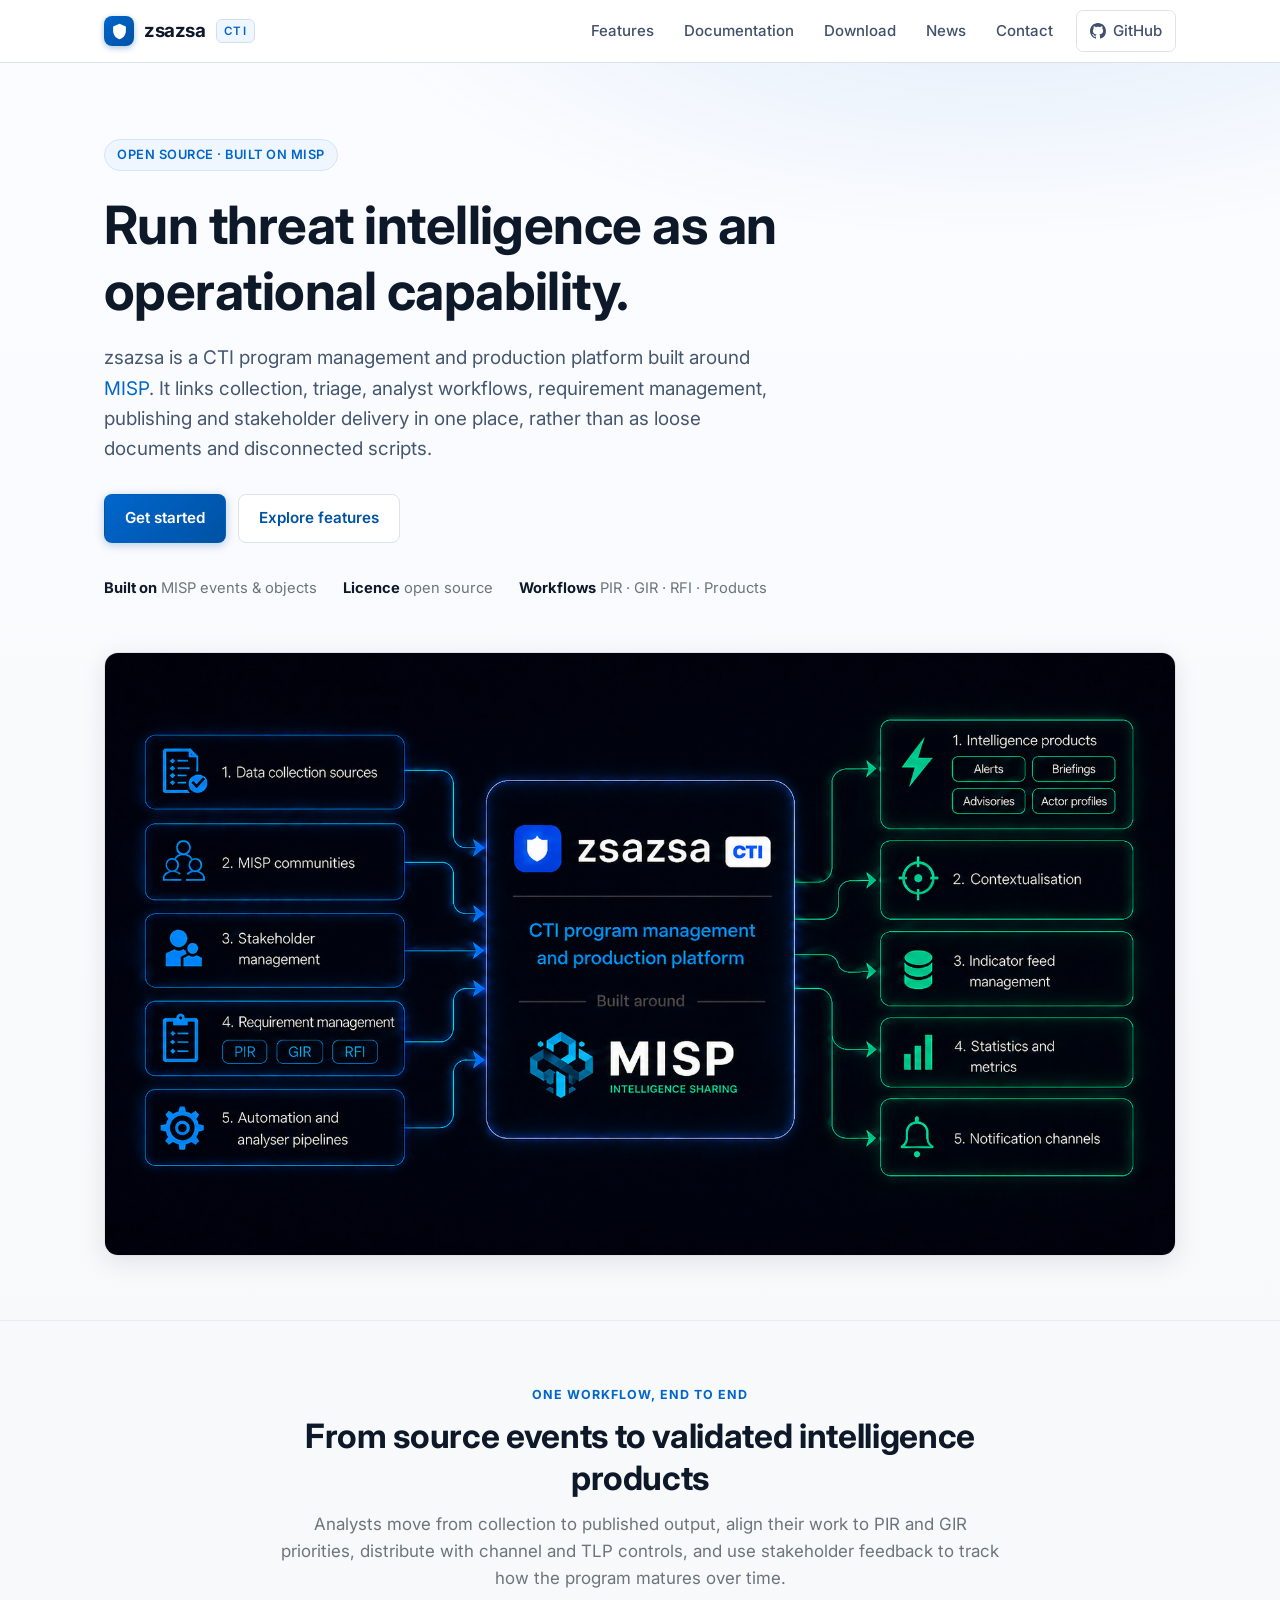
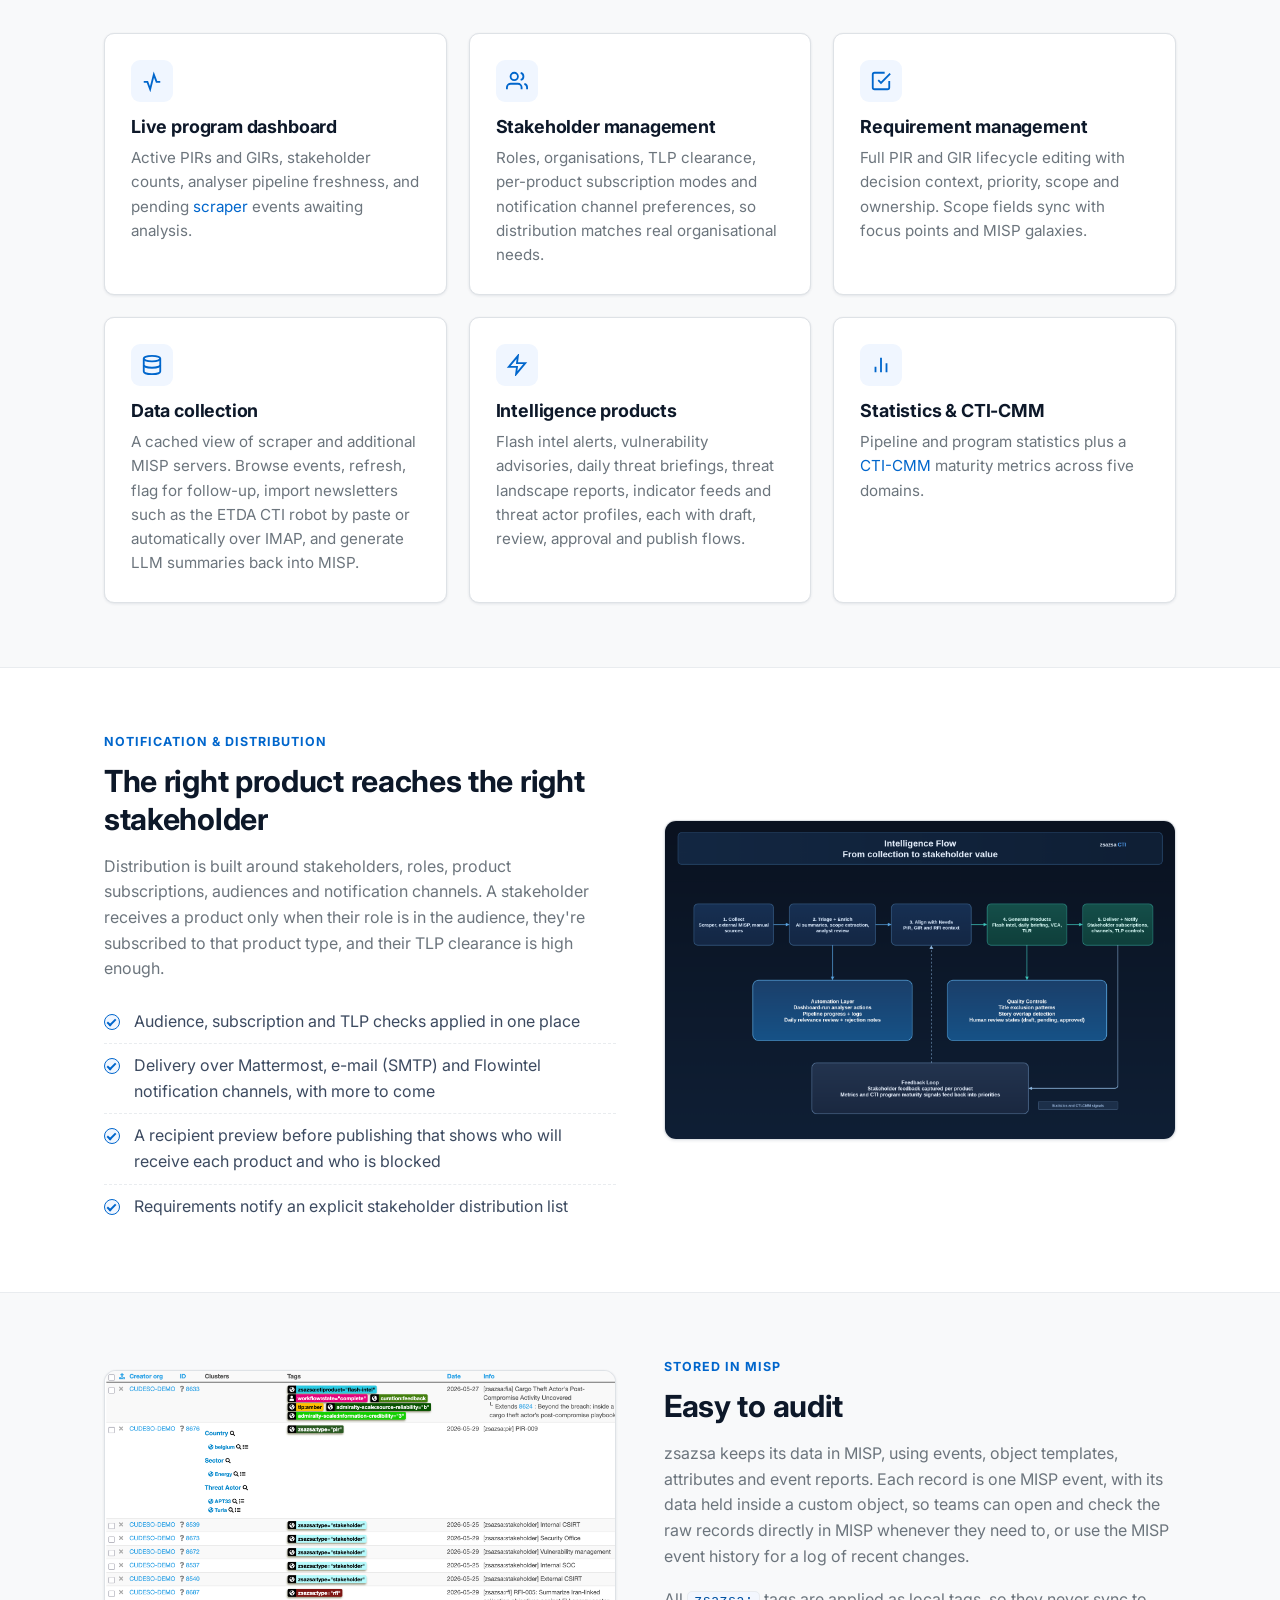
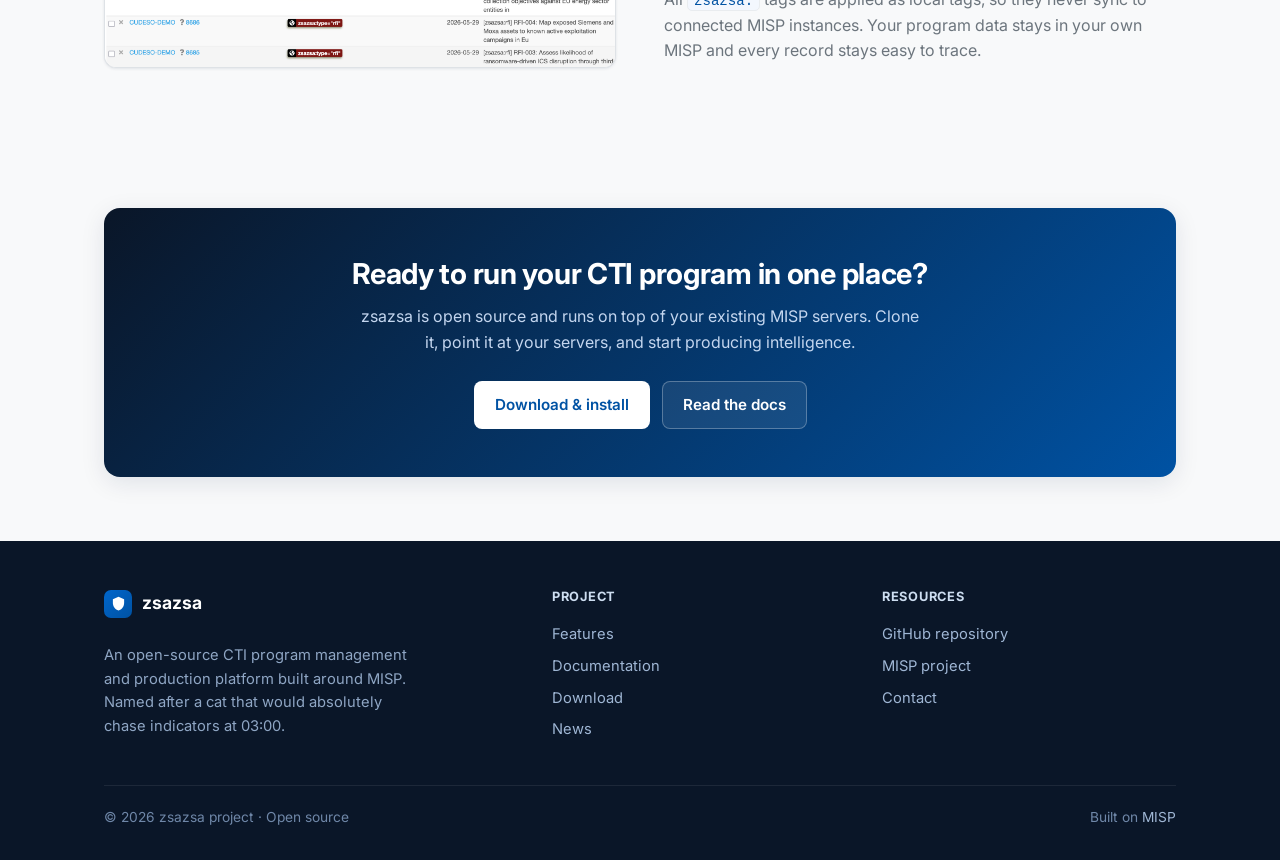
<file: index.html>
<!DOCTYPE html>
<html lang="en">
<head>
  <meta charset="UTF-8">
  <meta name="viewport" content="width=device-width, initial-scale=1.0">
  <title>zsazsa · CTI program management built on MISP</title>
  <meta name="description" content="zsazsa is an open-source CTI program management and production platform built around MISP. It links collection, triage, analyst workflows, requirement management, publishing and stakeholder delivery in one place.">
  <link rel="icon" type="image/svg+xml" href="assets/img/favicon.svg">
  <link rel="preconnect" href="https://fonts.googleapis.com">
  <link rel="preconnect" href="https://fonts.gstatic.com" crossorigin>
  <link href="https://fonts.googleapis.com/css2?family=Inter:wght@400;500;600;700&display=swap" rel="stylesheet">
  <link rel="stylesheet" href="assets/css/site.css">
</head>
<body>

  <!-- Navigation -->
  <nav class="site-nav">
    <div class="nav-inner">
      <a href="index.html" class="brand">
        <span class="glyph"><svg viewBox="0 0 24 24" fill="currentColor"><path d="M12 1L3 5v6c0 5.55 3.84 10.74 9 12 5.16-1.26 9-6.45 9-12V5l-9-4z"/></svg></span>
        zsazsa <span class="sub">CTI</span>
      </a>
      <button class="nav-toggle" aria-label="Toggle navigation" onclick="document.getElementById('navlinks').classList.toggle('open')">☰</button>
      <ul class="nav-links" id="navlinks">
        <li><a href="features.html">Features</a></li>
        <li><a href="documentation.html">Documentation</a></li>
        <li><a href="download.html">Download</a></li>
        <li><a href="news.html">News</a></li>
        <li><a href="contact.html">Contact</a></li>
        <li><a href="https://github.com/zsazsa-project/zsazsa" class="gh" target="_blank" rel="noopener">
          <svg width="16" height="16" viewBox="0 0 16 16" fill="currentColor"><path d="M8 0C3.58 0 0 3.58 0 8c0 3.54 2.29 6.53 5.47 7.59.4.07.55-.17.55-.38 0-.19-.01-.82-.01-1.49-2.01.37-2.53-.49-2.69-.94-.09-.23-.48-.94-.82-1.13-.28-.15-.68-.52-.01-.53.63-.01 1.08.58 1.23.82.72 1.21 1.87.87 2.33.66.07-.52.28-.87.51-1.07-1.78-.2-3.64-.89-3.64-3.95 0-.87.31-1.59.82-2.15-.08-.2-.36-1.02.08-2.12 0 0 .67-.21 2.2.82.64-.18 1.32-.27 2-.27.68 0 1.36.09 2 .27 1.53-1.04 2.2-.82 2.2-.82.44 1.1.16 1.92.08 2.12.51.56.82 1.27.82 2.15 0 3.07-1.87 3.75-3.65 3.95.29.25.54.73.54 1.48 0 1.07-.01 1.93-.01 2.2 0 .21.15.46.55.38A8.01 8.01 0 0016 8c0-4.42-3.58-8-8-8z"/></svg>
          GitHub</a></li>
      </ul>
    </div>
  </nav>

  <!-- Hero -->
  <header class="hero">
    <div class="container">
      <span class="eyebrow">Open source · Built on MISP</span>
      <h1>Run threat intelligence as an operational capability.</h1>
      <p class="lead">zsazsa is a CTI program management and production platform built around <a href="https://www.misp-project.org/" target="_blank" rel="noopener">MISP</a>. It links collection, triage, analyst workflows, requirement management, publishing and stakeholder delivery in one place, rather than as loose documents and disconnected scripts.</p>
      <div class="hero-actions">
        <a href="download.html" class="btn btn-primary">Get started</a>
        <a href="features.html" class="btn btn-ghost">Explore features</a>
      </div>
      <div class="hero-meta">
        <span><b>Built on</b> MISP events &amp; objects</span>
        <span><b>Licence</b> open source</span>
        <span><b>Workflows</b> PIR · GIR · RFI · Products</span>
      </div>
      <div class="hero-shot">
        <img src="assets/img/zsazsa-overview.png" alt="zsazsa CTI overview" loading="lazy">
      </div>
    </div>
  </header>

  <!-- What it covers -->
  <section>
    <div class="container">
      <div class="section-head center">
        <div class="kicker">One workflow, end to end</div>
        <h2>From source events to validated intelligence products</h2>
        <p>Analysts move from collection to published output, align their work to PIR and GIR priorities, distribute with channel and TLP controls, and use stakeholder feedback to track how the program matures over time.</p>
      </div>

      <div class="grid grid-3">
        <div class="card hover">
          <span class="feat-icon"><svg viewBox="0 0 24 24" fill="none" stroke="currentColor" stroke-width="2"><path d="M3 13h4l3 8 4-16 3 8h4"/></svg></span>
          <h3>Live program dashboard</h3>
          <p>Active PIRs and GIRs, stakeholder counts, analyser pipeline freshness, and pending <a href="https://github.com/cudeso/misp-scraper/" target="_blank" rel="noopener">scraper</a> events awaiting analysis.</p>
        </div>
        <div class="card hover">
          <span class="feat-icon"><svg viewBox="0 0 24 24" fill="none" stroke="currentColor" stroke-width="2"><path d="M17 21v-2a4 4 0 0 0-4-4H5a4 4 0 0 0-4 4v2"/><circle cx="9" cy="7" r="4"/><path d="M23 21v-2a4 4 0 0 0-3-3.87M16 3.13a4 4 0 0 1 0 7.75"/></svg></span>
          <h3>Stakeholder management</h3>
          <p>Roles, organisations, TLP clearance, per-product subscription modes and notification channel preferences, so distribution matches real organisational needs.</p>
        </div>
        <div class="card hover">
          <span class="feat-icon"><svg viewBox="0 0 24 24" fill="none" stroke="currentColor" stroke-width="2"><path d="M9 11l3 3L22 4"/><path d="M21 12v7a2 2 0 0 1-2 2H5a2 2 0 0 1-2-2V5a2 2 0 0 1 2-2h11"/></svg></span>
          <h3>Requirement management</h3>
          <p>Full PIR and GIR lifecycle editing with decision context, priority, scope and ownership. Scope fields sync with focus points and MISP galaxies.</p>
        </div>
        <div class="card hover">
          <span class="feat-icon"><svg viewBox="0 0 24 24" fill="none" stroke="currentColor" stroke-width="2"><ellipse cx="12" cy="5" rx="9" ry="3"/><path d="M21 12c0 1.66-4 3-9 3s-9-1.34-9-3"/><path d="M3 5v14c0 1.66 4 3 9 3s9-1.34 9-3V5"/></svg></span>
          <h3>Data collection</h3>
          <p>A cached view of scraper and additional MISP servers. Browse events, refresh, flag for follow-up, import newsletters such as the ETDA CTI robot by paste or automatically over IMAP, and generate LLM summaries back into MISP.</p>
        </div>
        <div class="card hover">
          <span class="feat-icon"><svg viewBox="0 0 24 24" fill="none" stroke="currentColor" stroke-width="2"><path d="M13 2L3 14h9l-1 8 10-12h-9l1-8z"/></svg></span>
          <h3>Intelligence products</h3>
          <p>Flash intel alerts, vulnerability advisories, daily threat briefings, threat landscape reports, indicator feeds and threat actor profiles, each with draft, review, approval and publish flows.</p>
        </div>
        <div class="card hover">
          <span class="feat-icon"><svg viewBox="0 0 24 24" fill="none" stroke="currentColor" stroke-width="2"><path d="M18 20V10M12 20V4M6 20v-6"/></svg></span>
          <h3>Statistics &amp; CTI-CMM</h3>
          <p>Pipeline and program statistics plus a <a href="https://cti-cmm.org/" target="_blank" rel="noopener">CTI-CMM</a> maturity metrics across five domains.</p>
        </div>
      </div>
    </div>
  </section>

  <!-- Intelligence flow band -->
  <section class="section-tint">
    <div class="container">
      <div class="grid grid-2" style="align-items:center; gap:48px;">
        <div>
          <div class="kicker">Notification &amp; distribution</div>
          <h2 style="font-size:1.9rem; margin:0 0 16px;">The right product reaches the right stakeholder</h2>
          <p class="muted" style="margin-bottom:18px;">Distribution is built around stakeholders, roles, product subscriptions, audiences and notification channels. A stakeholder receives a product only when their role is in the audience, they're subscribed to that product type, and their TLP clearance is high enough.</p>
          <ul class="tick-list">
            <li>Audience, subscription and TLP checks applied in one place</li>
            <li>Delivery over Mattermost, e-mail (SMTP) and Flowintel notification channels, with more to come</li>
            <li>A recipient preview before publishing that shows who will receive each product and who is blocked</li>
            <li>Requirements notify an explicit stakeholder distribution list</li>
          </ul>
        </div>
        <div class="feature-media">
          <img src="assets/img/zsazsa-intelligence-flow.png" alt="zsazsa intelligence flow" loading="lazy">
        </div>
      </div>
    </div>
  </section>

  <!-- MISP foundation -->
  <section>
    <div class="container">
      <div class="grid grid-2" style="align-items:center; gap:48px;">
        <div class="feature-media">
          <img src="assets/img/x-misp1.png" alt="zsazsa data stored in MISP" loading="lazy">
        </div>
        <div>
          <div class="kicker">Stored in MISP</div>
          <h2 style="font-size:1.9rem; margin:0 0 16px;">Easy to audit</h2>
          <p class="muted" style="margin-bottom:18px;">zsazsa keeps its data in MISP, using events, object templates, attributes and event reports. Each record is one MISP event, with its data held inside a custom object, so teams can open and check the raw records directly in MISP whenever they need to, or use the MISP event history for a log of recent changes.</p>
          <p class="muted">All <code class="inline">zsazsa:</code> tags are applied as local tags, so they never sync to connected MISP instances. Your program data stays in your own MISP and every record stays easy to trace.</p>
        </div>
      </div>
    </div>
  </section>

  <!-- CTA -->
  <section>
    <div class="container">
      <div class="cta">
        <h2>Ready to run your CTI program in one place?</h2>
        <p>zsazsa is open source and runs on top of your existing MISP servers. Clone it, point it at your servers, and start producing intelligence.</p>
        <div style="display:flex; gap:12px; justify-content:center; flex-wrap:wrap;">
          <a href="download.html" class="btn btn-light">Download &amp; install</a>
          <a href="documentation.html" class="btn btn-ghost">Read the docs</a>
        </div>
      </div>
    </div>
  </section>

  <!-- Footer -->
  <footer class="site-footer">
    <div class="container">
      <div class="foot-grid">
        <div>
          <span class="foot-brand">
            <span class="glyph"><svg viewBox="0 0 24 24" fill="currentColor"><path d="M12 1L3 5v6c0 5.55 3.84 10.74 9 12 5.16-1.26 9-6.45 9-12V5l-9-4z"/></svg></span>
            zsazsa
          </span>
          <p class="foot-about">An open-source CTI program management and production platform built around MISP. Named after a cat that would absolutely chase indicators at 03:00.</p>
        </div>
        <div>
          <h4>Project</h4>
          <a href="features.html">Features</a>
          <a href="documentation.html">Documentation</a>
          <a href="download.html">Download</a>
          <a href="news.html">News</a>
        </div>
        <div>
          <h4>Resources</h4>
          <a href="https://github.com/zsazsa-project/zsazsa" target="_blank" rel="noopener">GitHub repository</a>
          <a href="https://www.misp-project.org/" target="_blank" rel="noopener">MISP project</a>
          <a href="contact.html">Contact</a>
        </div>
      </div>
      <div class="foot-bottom">
        <span>© <span id="year"></span> zsazsa project · Open source</span>
        <span>Built on <a href="https://www.misp-project.org/" target="_blank" rel="noopener" style="display:inline;">MISP</a></span>
      </div>
    </div>
  </footer>

  <script>document.getElementById('year').textContent = new Date().getFullYear();</script>
</body>
</html>
</file>
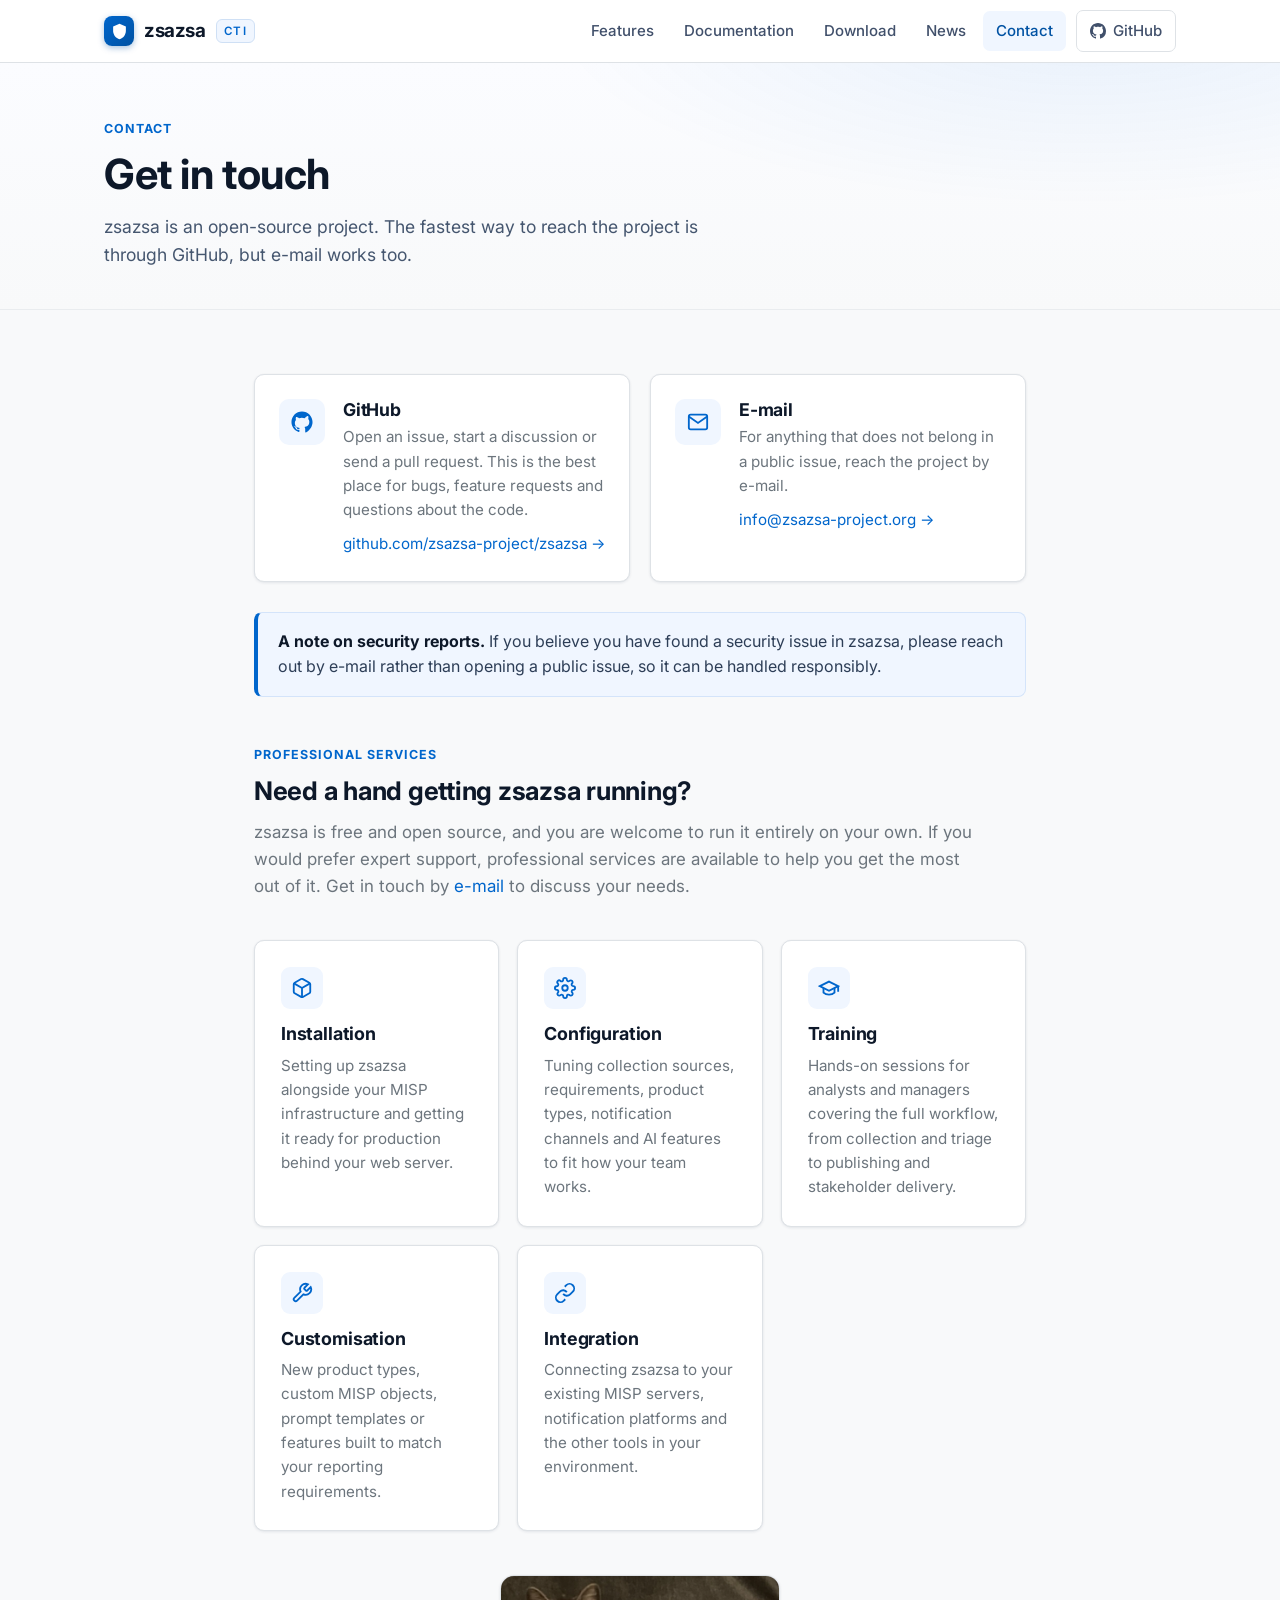
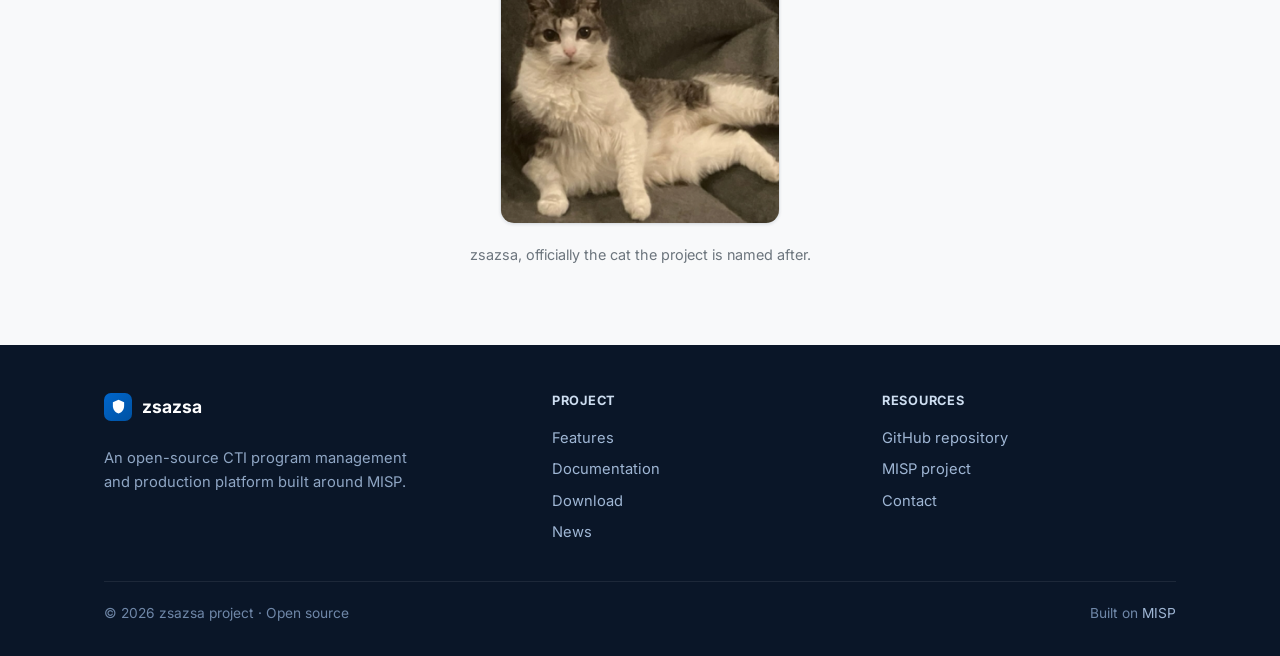
<file: contact.html>
<!DOCTYPE html>
<html lang="en">
<head>
  <meta charset="UTF-8">
  <meta name="viewport" content="width=device-width, initial-scale=1.0">
  <title>Contact · zsazsa CTI</title>
  <meta name="description" content="Get in touch about zsazsa via GitHub or e-mail.">
  <link rel="icon" type="image/svg+xml" href="assets/img/favicon.svg">
  <link rel="preconnect" href="https://fonts.googleapis.com">
  <link rel="preconnect" href="https://fonts.gstatic.com" crossorigin>
  <link href="https://fonts.googleapis.com/css2?family=Inter:wght@400;500;600;700&display=swap" rel="stylesheet">
  <link rel="stylesheet" href="assets/css/site.css">
</head>
<body>

  <nav class="site-nav">
    <div class="nav-inner">
      <a href="index.html" class="brand">
        <span class="glyph"><svg viewBox="0 0 24 24" fill="currentColor"><path d="M12 1L3 5v6c0 5.55 3.84 10.74 9 12 5.16-1.26 9-6.45 9-12V5l-9-4z"/></svg></span>
        zsazsa <span class="sub">CTI</span>
      </a>
      <button class="nav-toggle" aria-label="Toggle navigation" onclick="document.getElementById('navlinks').classList.toggle('open')">☰</button>
      <ul class="nav-links" id="navlinks">
        <li><a href="features.html">Features</a></li>
        <li><a href="documentation.html">Documentation</a></li>
        <li><a href="download.html">Download</a></li>
        <li><a href="news.html">News</a></li>
        <li><a href="contact.html" class="active">Contact</a></li>
        <li><a href="https://github.com/zsazsa-project/zsazsa" class="gh" target="_blank" rel="noopener">
          <svg width="16" height="16" viewBox="0 0 16 16" fill="currentColor"><path d="M8 0C3.58 0 0 3.58 0 8c0 3.54 2.29 6.53 5.47 7.59.4.07.55-.17.55-.38 0-.19-.01-.82-.01-1.49-2.01.37-2.53-.49-2.69-.94-.09-.23-.48-.94-.82-1.13-.28-.15-.68-.52-.01-.53.63-.01 1.08.58 1.23.82.72 1.21 1.87.87 2.33.66.07-.52.28-.87.51-1.07-1.78-.2-3.64-.89-3.64-3.95 0-.87.31-1.59.82-2.15-.08-.2-.36-1.02.08-2.12 0 0 .67-.21 2.2.82.64-.18 1.32-.27 2-.27.68 0 1.36.09 2 .27 1.53-1.04 2.2-.82 2.2-.82.44 1.1.16 1.92.08 2.12.51.56.82 1.27.82 2.15 0 3.07-1.87 3.75-3.65 3.95.29.25.54.73.54 1.48 0 1.07-.01 1.93-.01 2.2 0 .21.15.46.55.38A8.01 8.01 0 0016 8c0-4.42-3.58-8-8-8z"/></svg>
          GitHub</a></li>
      </ul>
    </div>
  </nav>

  <header class="page-head">
    <div class="container">
      <div class="kicker">Contact</div>
      <h1>Get in touch</h1>
      <p>zsazsa is an open-source project. The fastest way to reach the project is through GitHub, but e-mail works too.</p>
    </div>
  </header>

  <section>
    <div class="container" style="max-width:820px;">
      <div class="grid grid-2" style="gap:20px;">

        <div class="contact-card">
          <span class="c-icon"><svg viewBox="0 0 24 24" fill="currentColor"><path d="M12 1L3 5v6c0 5.55 3.84 10.74 9 12 5.16-1.26 9-6.45 9-12V5l-9-4z" opacity="0"/><path d="M12 .5C5.6.5.5 5.6.5 12c0 5.1 3.3 9.4 7.9 10.9.6.1.8-.2.8-.5v-1.9c-3.2.7-3.9-1.4-3.9-1.4-.5-1.3-1.3-1.7-1.3-1.7-1.1-.7.1-.7.1-.7 1.2.1 1.8 1.2 1.8 1.2 1 .1.7 1.3 1 1.6.6.3 1.4.4 2.1.1.1-.5.3-.9.5-1.1-2.6-.3-5.3-1.3-5.3-5.7 0-1.3.5-2.3 1.2-3.1-.1-.3-.5-1.5.1-3.1 0 0 1-.3 3.3 1.2a11.5 11.5 0 016 0C17.7 5.2 18.7 5.5 18.7 5.5c.6 1.6.2 2.8.1 3.1.8.8 1.2 1.8 1.2 3.1 0 4.4-2.7 5.4-5.3 5.7.4.4.8 1.1.8 2.2v3.3c0 .3.2.6.8.5C20.2 21.4 23.5 17.1 23.5 12 23.5 5.6 18.4.5 12 .5z"/></svg></span>
          <div>
            <h3>GitHub</h3>
            <p>Open an issue, start a discussion or send a pull request. This is the best place for bugs, feature requests and questions about the code.</p>
            <p style="margin-top:10px;"><a href="https://github.com/zsazsa-project/zsazsa/issues" target="_blank" rel="noopener">github.com/zsazsa-project/zsazsa →</a></p>
          </div>
        </div>

        <div class="contact-card">
          <span class="c-icon"><svg viewBox="0 0 24 24" fill="none" stroke="currentColor" stroke-width="2"><path d="M4 4h16c1.1 0 2 .9 2 2v12c0 1.1-.9 2-2 2H4c-1.1 0-2-.9-2-2V6c0-1.1.9-2 2-2z"/><path d="M22 6l-10 7L2 6"/></svg></span>
          <div>
            <h3>E-mail</h3>
            <p>For anything that does not belong in a public issue, reach the project by e-mail.</p>
            <p style="margin-top:10px;"><a href="mailto:info@zsazsa-project.org">info@zsazsa-project.org →</a></p>
          </div>
        </div>

      </div>

      <div class="callout" style="margin-top:30px;">
        <strong>A note on security reports.</strong> If you believe you have found a security issue in zsazsa, please reach out by e-mail rather than opening a public issue, so it can be handled responsibly.
      </div>

      <div style="margin-top:48px;">
        <div class="section-head">
          <div class="kicker">Professional services</div>
          <h2 style="font-size:1.6rem;">Need a hand getting zsazsa running?</h2>
          <p>zsazsa is free and open source, and you are welcome to run it entirely on your own. If you would prefer expert support, professional services are available to help you get the most out of it. Get in touch by <a href="mailto:info@zsazsa-project.org">e-mail</a> to discuss your needs.</p>
        </div>
        <div class="grid grid-3" style="gap:18px;">
          <div class="card">
            <span class="feat-icon"><svg viewBox="0 0 24 24" fill="none" stroke="currentColor" stroke-width="2"><path d="M21 16V8a2 2 0 0 0-1-1.73l-7-4a2 2 0 0 0-2 0l-7 4A2 2 0 0 0 3 8v8a2 2 0 0 0 1 1.73l7 4a2 2 0 0 0 2 0l7-4A2 2 0 0 0 21 16z"/><path d="M3.27 6.96L12 12.01l8.73-5.05M12 22.08V12"/></svg></span>
            <h3>Installation</h3>
            <p>Setting up zsazsa alongside your MISP infrastructure and getting it ready for production behind your web server.</p>
          </div>
          <div class="card">
            <span class="feat-icon"><svg viewBox="0 0 24 24" fill="none" stroke="currentColor" stroke-width="2"><circle cx="12" cy="12" r="3"/><path d="M19.4 15a1.65 1.65 0 0 0 .33 1.82l.06.06a2 2 0 1 1-2.83 2.83l-.06-.06a1.65 1.65 0 0 0-1.82-.33 1.65 1.65 0 0 0-1 1.51V21a2 2 0 0 1-4 0v-.09A1.65 1.65 0 0 0 9 19.4a1.65 1.65 0 0 0-1.82.33l-.06.06a2 2 0 1 1-2.83-2.83l.06-.06a1.65 1.65 0 0 0 .33-1.82 1.65 1.65 0 0 0-1.51-1H3a2 2 0 0 1 0-4h.09A1.65 1.65 0 0 0 4.6 9a1.65 1.65 0 0 0-.33-1.82l-.06-.06a2 2 0 1 1 2.83-2.83l.06.06a1.65 1.65 0 0 0 1.82.33H9a1.65 1.65 0 0 0 1-1.51V3a2 2 0 0 1 4 0v.09a1.65 1.65 0 0 0 1 1.51 1.65 1.65 0 0 0 1.82-.33l.06-.06a2 2 0 1 1 2.83 2.83l-.06.06a1.65 1.65 0 0 0-.33 1.82V9a1.65 1.65 0 0 0 1.51 1H21a2 2 0 0 1 0 4h-.09a1.65 1.65 0 0 0-1.51 1z"/></svg></span>
            <h3>Configuration</h3>
            <p>Tuning collection sources, requirements, product types, notification channels and AI features to fit how your team works.</p>
          </div>
          <div class="card">
            <span class="feat-icon"><svg viewBox="0 0 24 24" fill="none" stroke="currentColor" stroke-width="2"><path d="M22 10v6M2 10l10-5 10 5-10 5z"/><path d="M6 12v5c3 3 9 3 12 0v-5"/></svg></span>
            <h3>Training</h3>
            <p>Hands-on sessions for analysts and managers covering the full workflow, from collection and triage to publishing and stakeholder delivery.</p>
          </div>
          <div class="card">
            <span class="feat-icon"><svg viewBox="0 0 24 24" fill="none" stroke="currentColor" stroke-width="2"><path d="M14.7 6.3a1 1 0 0 0 0 1.4l1.6 1.6a1 1 0 0 0 1.4 0l3.77-3.77a6 6 0 0 1-7.94 7.94l-6.91 6.91a2.12 2.12 0 0 1-3-3l6.91-6.91a6 6 0 0 1 7.94-7.94l-3.76 3.76z"/></svg></span>
            <h3>Customisation</h3>
            <p>New product types, custom MISP objects, prompt templates or features built to match your reporting requirements.</p>
          </div>
          <div class="card">
            <span class="feat-icon"><svg viewBox="0 0 24 24" fill="none" stroke="currentColor" stroke-width="2"><path d="M10 13a5 5 0 0 0 7.54.54l3-3a5 5 0 0 0-7.07-7.07l-1.72 1.71"/><path d="M14 11a5 5 0 0 0-7.54-.54l-3 3a5 5 0 0 0 7.07 7.07l1.71-1.71"/></svg></span>
            <h3>Integration</h3>
            <p>Connecting zsazsa to your existing MISP servers, notification platforms and the other tools in your environment.</p>
          </div>
        </div>
      </div>

      <div style="text-align:center; margin-top:44px;">
        <img src="assets/img/zsazsa.png" alt="zsazsa, the cat the project is named after" style="max-width:280px; border-radius:14px; border:1px solid var(--border); box-shadow:var(--shadow);">
        <p class="muted" style="margin-top:12px; font-size:.9rem;">zsazsa, officially the cat the project is named after.</p>
      </div>
    </div>
  </section>

  <footer class="site-footer">
    <div class="container">
      <div class="foot-grid">
        <div>
          <span class="foot-brand">
            <span class="glyph"><svg viewBox="0 0 24 24" fill="currentColor"><path d="M12 1L3 5v6c0 5.55 3.84 10.74 9 12 5.16-1.26 9-6.45 9-12V5l-9-4z"/></svg></span>
            zsazsa
          </span>
          <p class="foot-about">An open-source CTI program management and production platform built around MISP.</p>
        </div>
        <div>
          <h4>Project</h4>
          <a href="features.html">Features</a>
          <a href="documentation.html">Documentation</a>
          <a href="download.html">Download</a>
          <a href="news.html">News</a>
        </div>
        <div>
          <h4>Resources</h4>
          <a href="https://github.com/zsazsa-project/zsazsa" target="_blank" rel="noopener">GitHub repository</a>
          <a href="https://www.misp-project.org/" target="_blank" rel="noopener">MISP project</a>
          <a href="contact.html">Contact</a>
        </div>
      </div>
      <div class="foot-bottom">
        <span>© <span id="year"></span> zsazsa project · Open source</span>
        <span>Built on <a href="https://www.misp-project.org/" target="_blank" rel="noopener" style="display:inline;">MISP</a></span>
      </div>
    </div>
  </footer>

  <script>document.getElementById('year').textContent = new Date().getFullYear();</script>
</body>
</html>
</file>
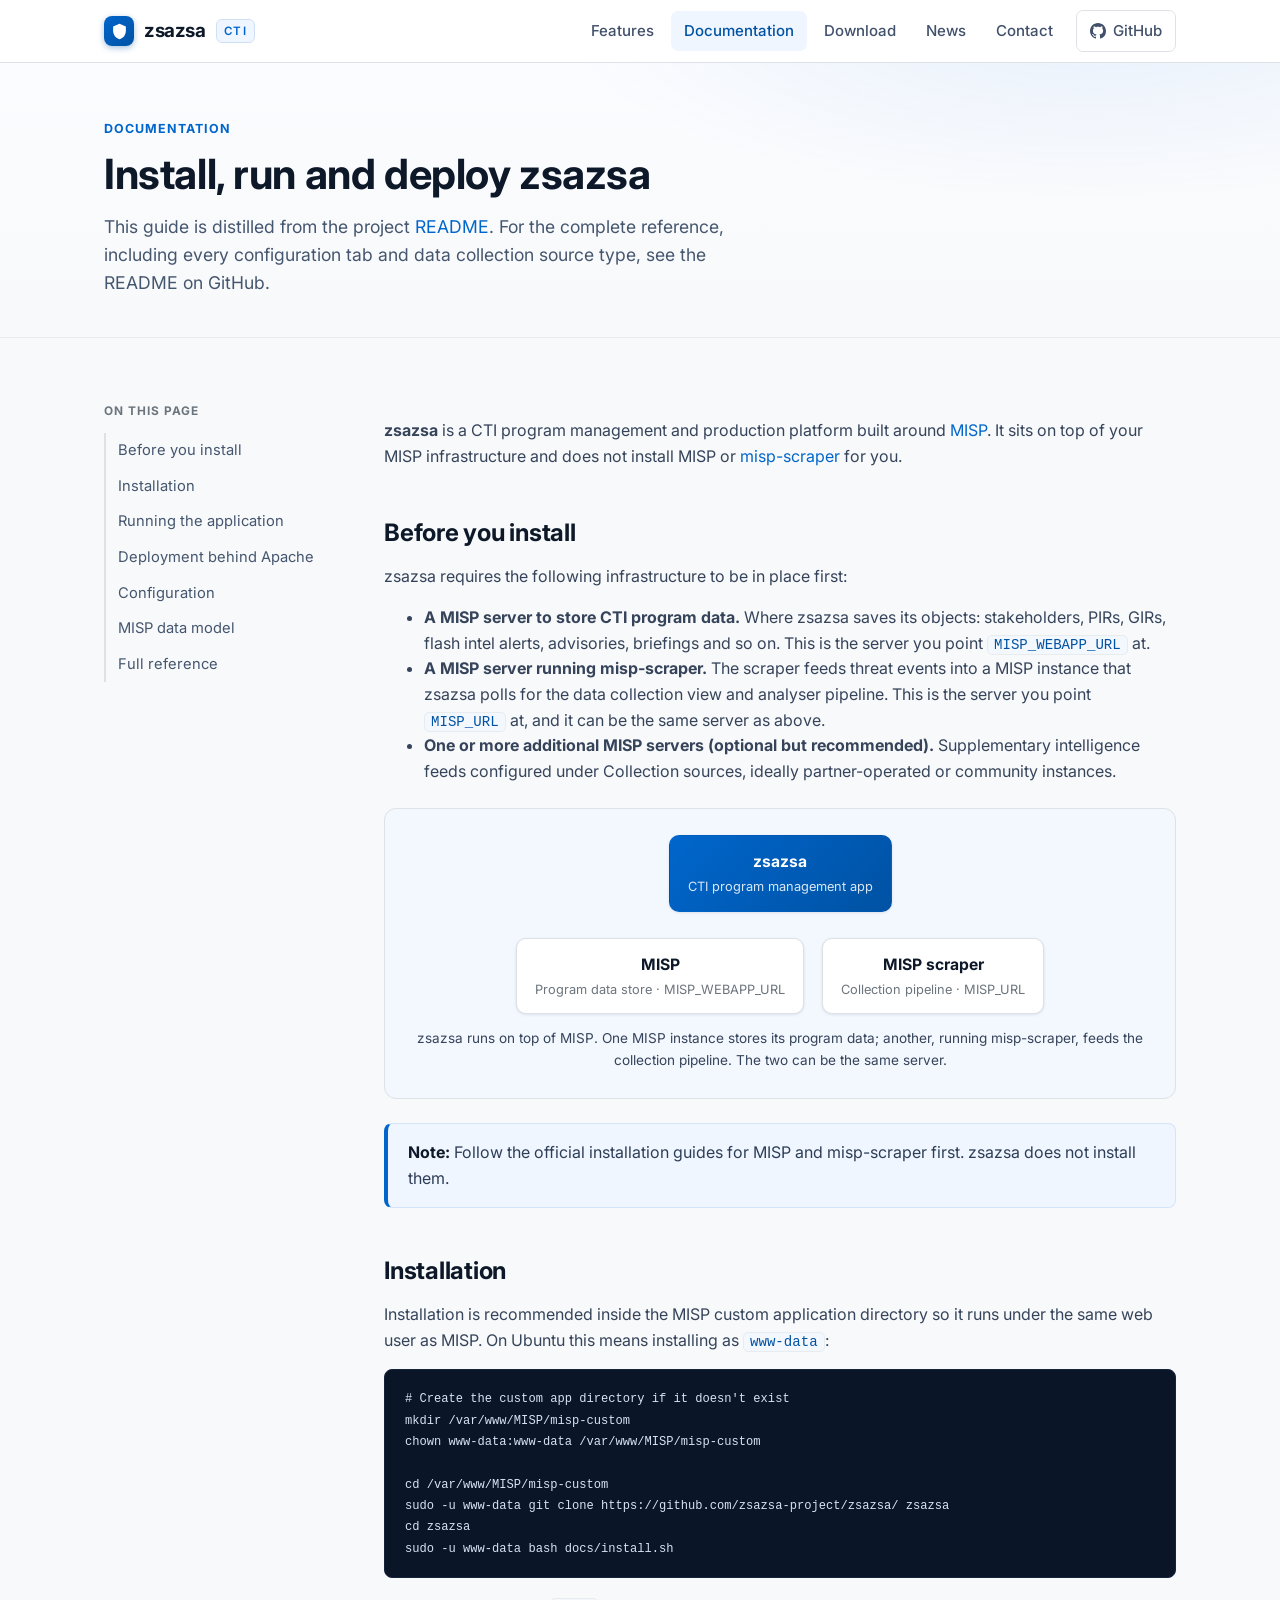
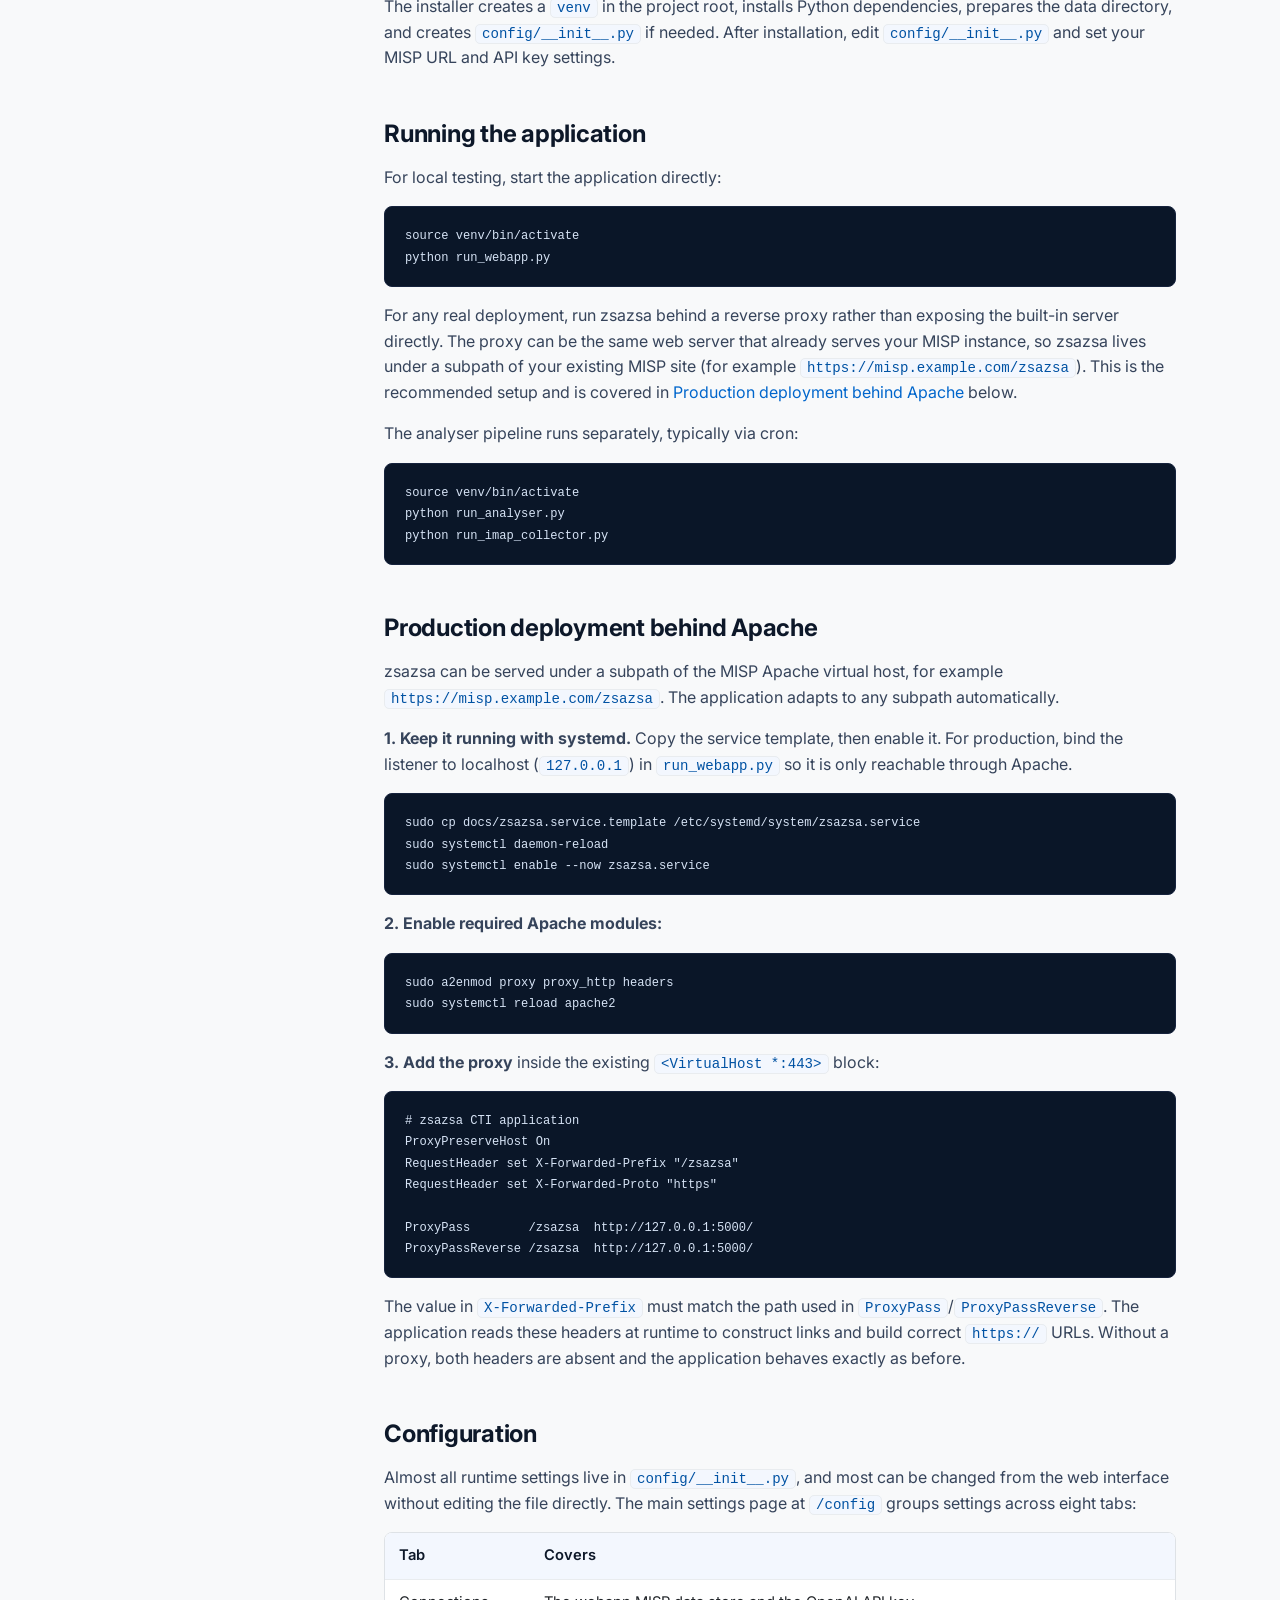
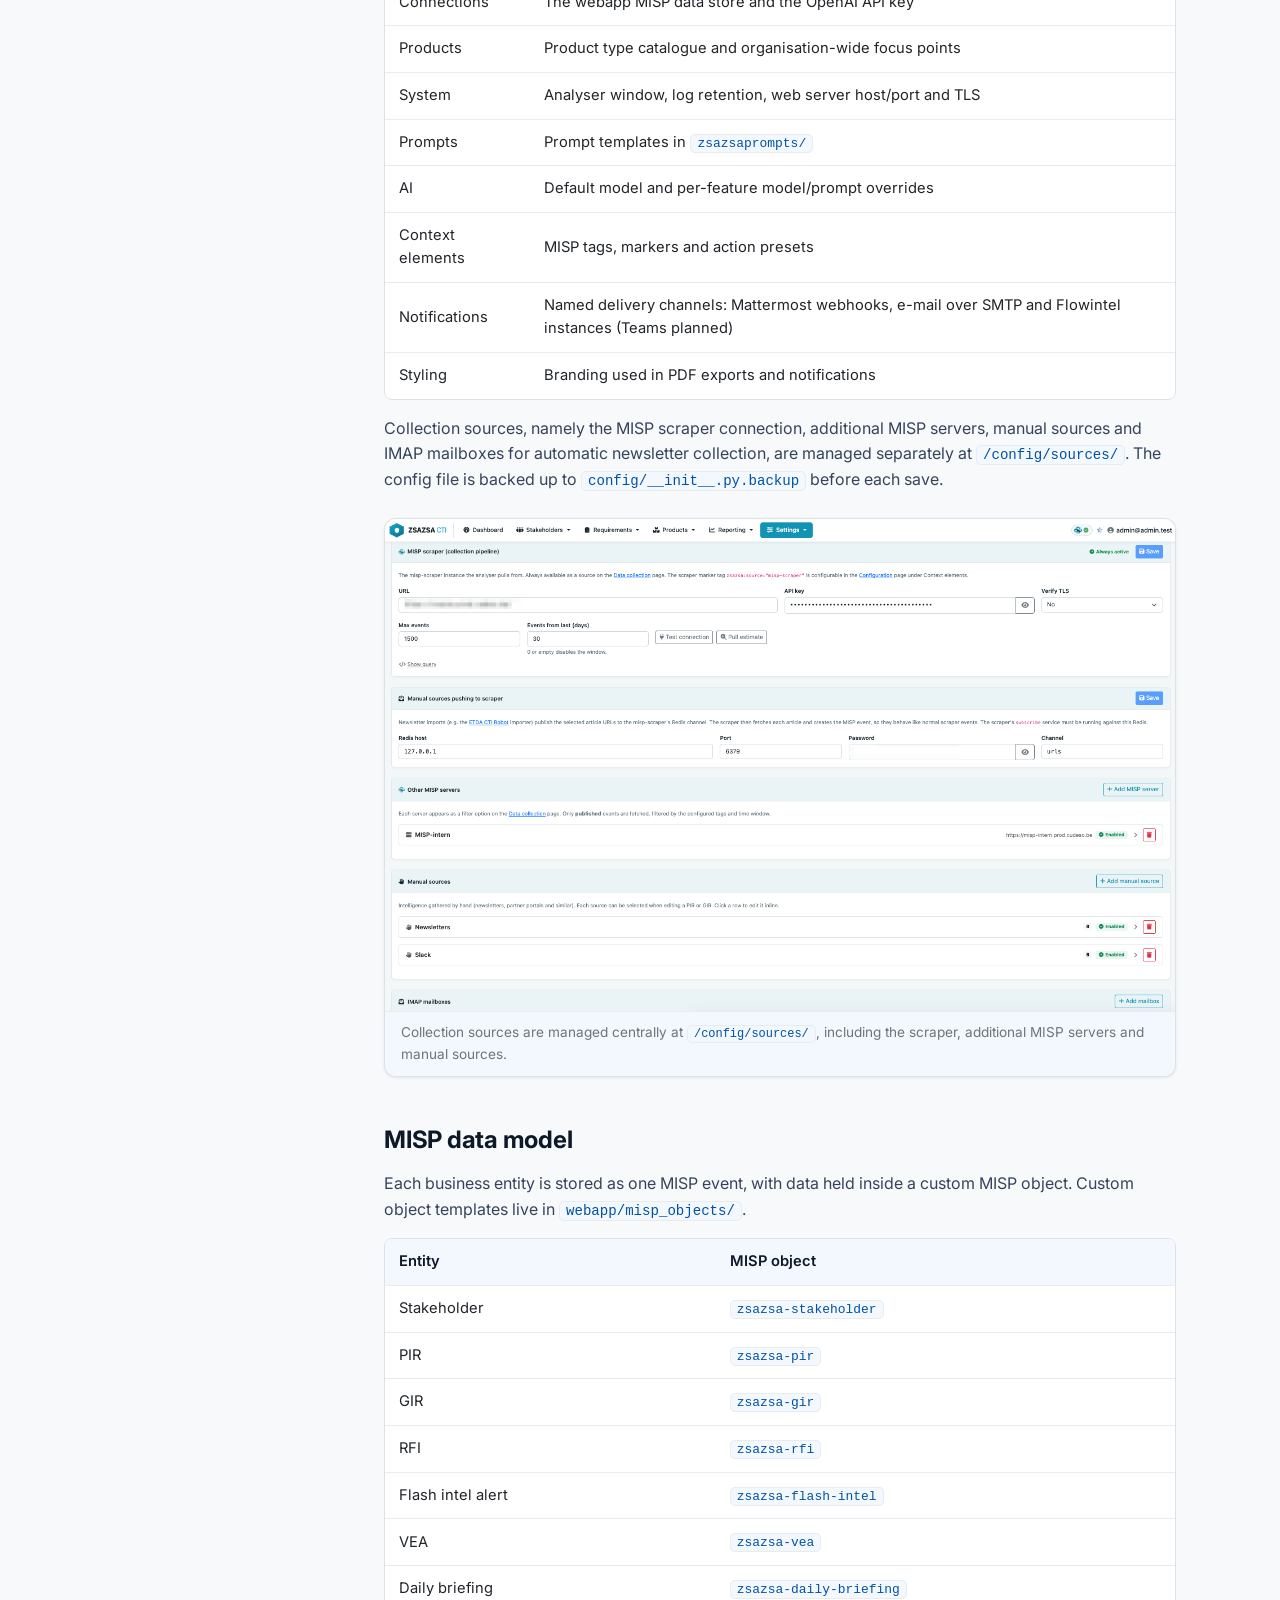
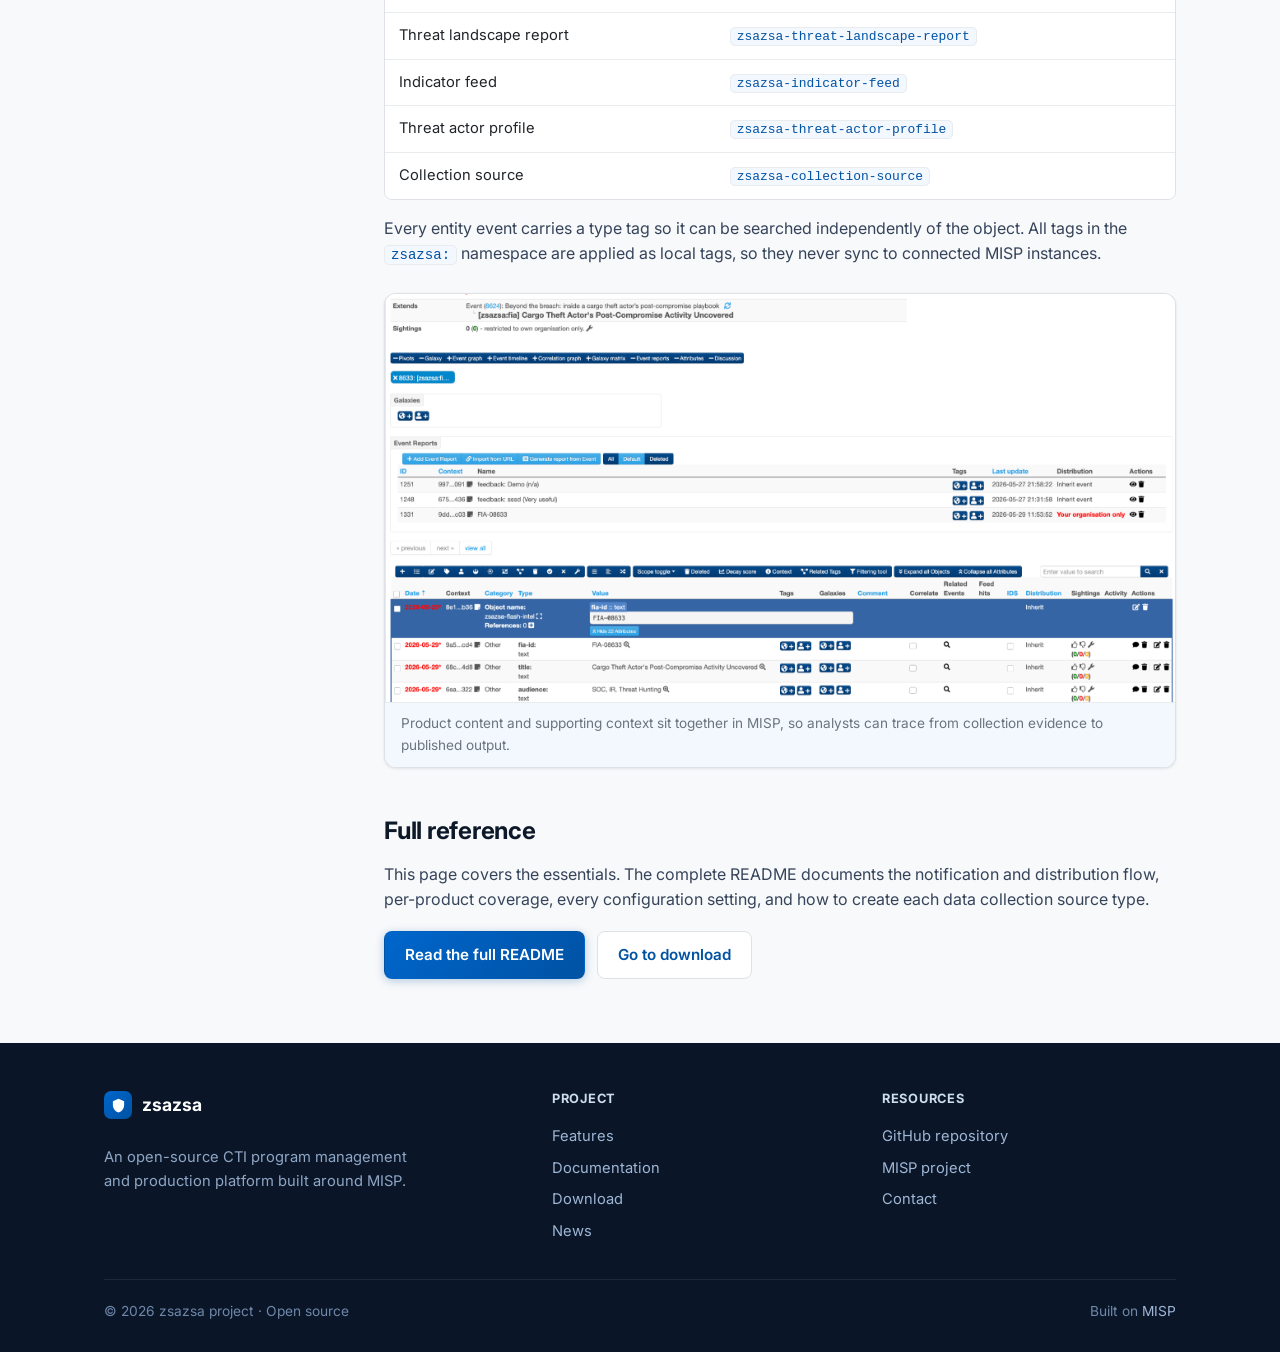
<file: documentation.html>
<!DOCTYPE html>
<html lang="en">
<head>
  <meta charset="UTF-8">
  <meta name="viewport" content="width=device-width, initial-scale=1.0">
  <title>Documentation · zsazsa CTI</title>
  <meta name="description" content="zsazsa documentation: prerequisites, installation, running the application, production deployment behind Apache, configuration and the MISP data model.">
  <link rel="icon" type="image/svg+xml" href="assets/img/favicon.svg">
  <link rel="preconnect" href="https://fonts.googleapis.com">
  <link rel="preconnect" href="https://fonts.gstatic.com" crossorigin>
  <link href="https://fonts.googleapis.com/css2?family=Inter:wght@400;500;600;700&display=swap" rel="stylesheet">
  <link rel="stylesheet" href="assets/css/site.css">
</head>
<body>

  <nav class="site-nav">
    <div class="nav-inner">
      <a href="index.html" class="brand">
        <span class="glyph"><svg viewBox="0 0 24 24" fill="currentColor"><path d="M12 1L3 5v6c0 5.55 3.84 10.74 9 12 5.16-1.26 9-6.45 9-12V5l-9-4z"/></svg></span>
        zsazsa <span class="sub">CTI</span>
      </a>
      <button class="nav-toggle" aria-label="Toggle navigation" onclick="document.getElementById('navlinks').classList.toggle('open')">☰</button>
      <ul class="nav-links" id="navlinks">
        <li><a href="features.html">Features</a></li>
        <li><a href="documentation.html" class="active">Documentation</a></li>
        <li><a href="download.html">Download</a></li>
        <li><a href="news.html">News</a></li>
        <li><a href="contact.html">Contact</a></li>
        <li><a href="https://github.com/zsazsa-project/zsazsa" class="gh" target="_blank" rel="noopener">
          <svg width="16" height="16" viewBox="0 0 16 16" fill="currentColor"><path d="M8 0C3.58 0 0 3.58 0 8c0 3.54 2.29 6.53 5.47 7.59.4.07.55-.17.55-.38 0-.19-.01-.82-.01-1.49-2.01.37-2.53-.49-2.69-.94-.09-.23-.48-.94-.82-1.13-.28-.15-.68-.52-.01-.53.63-.01 1.08.58 1.23.82.72 1.21 1.87.87 2.33.66.07-.52.28-.87.51-1.07-1.78-.2-3.64-.89-3.64-3.95 0-.87.31-1.59.82-2.15-.08-.2-.36-1.02.08-2.12 0 0 .67-.21 2.2.82.64-.18 1.32-.27 2-.27.68 0 1.36.09 2 .27 1.53-1.04 2.2-.82 2.2-.82.44 1.1.16 1.92.08 2.12.51.56.82 1.27.82 2.15 0 3.07-1.87 3.75-3.65 3.95.29.25.54.73.54 1.48 0 1.07-.01 1.93-.01 2.2 0 .21.15.46.55.38A8.01 8.01 0 0016 8c0-4.42-3.58-8-8-8z"/></svg>
          GitHub</a></li>
      </ul>
    </div>
  </nav>

  <header class="page-head">
    <div class="container">
      <div class="kicker">Documentation</div>
      <h1>Install, run and deploy zsazsa</h1>
      <p>This guide is distilled from the project <a href="https://github.com/zsazsa-project/zsazsa/blob/main/README.md" target="_blank" rel="noopener">README</a>. For the complete reference, including every configuration tab and data collection source type, see the README on GitHub.</p>
    </div>
  </header>

  <section>
    <div class="container">
      <div class="docs-layout">

        <!-- TOC -->
        <aside class="docs-toc">
          <div class="toc-title">On this page</div>
          <a href="#prereq">Before you install</a>
          <a href="#install">Installation</a>
          <a href="#run">Running the application</a>
          <a href="#apache">Deployment behind Apache</a>
          <a href="#config">Configuration</a>
          <a href="#model">MISP data model</a>
          <a href="#more">Full reference</a>
        </aside>

        <!-- Content -->
        <div class="prose">
          <p><strong>zsazsa</strong> is a CTI program management and production platform built around <a href="https://www.misp-project.org/" target="_blank" rel="noopener">MISP</a>. It sits on top of your MISP infrastructure and does not install MISP or <a href="https://github.com/cudeso/misp-scraper/" target="_blank" rel="noopener">misp-scraper</a> for you.</p>

          <h2 id="prereq">Before you install</h2>
          <p>zsazsa requires the following infrastructure to be in place first:</p>
          <ul>
            <li><strong>A MISP server to store CTI program data.</strong> Where zsazsa saves its objects: stakeholders, PIRs, GIRs, flash intel alerts, advisories, briefings and so on. This is the server you point <code class="inline">MISP_WEBAPP_URL</code> at.</li>
            <li><strong>A MISP server running misp-scraper.</strong> The scraper feeds threat events into a MISP instance that zsazsa polls for the data collection view and analyser pipeline. This is the server you point <code class="inline">MISP_URL</code> at, and it can be the same server as above.</li>
            <li><strong>One or more additional MISP servers (optional but recommended).</strong> Supplementary intelligence feeds configured under Collection sources, ideally partner-operated or community instances.</li>
          </ul>

          <div class="arch">
            <div class="arch-row">
              <div class="arch-node is-app">
                <div class="an-title">zsazsa</div>
                <div class="an-sub">CTI program management app</div>
              </div>
            </div>
            <div class="arch-connector"></div>
            <div class="arch-row">
              <div class="arch-node">
                <div class="an-title">MISP</div>
                <div class="an-sub">Program data store · MISP_WEBAPP_URL</div>
              </div>
              <div class="arch-node">
                <div class="an-title">MISP scraper</div>
                <div class="an-sub">Collection pipeline · MISP_URL</div>
              </div>
            </div>
            <p class="arch-caption">zsazsa runs on top of MISP. One MISP instance stores its program data; another, running misp-scraper, feeds the collection pipeline. The two can be the same server.</p>
          </div>

          <div class="callout"><strong>Note:</strong> Follow the official installation guides for MISP and misp-scraper first. zsazsa does not install them.</div>

          <h2 id="install">Installation</h2>
          <p>Installation is recommended inside the MISP custom application directory so it runs under the same web user as MISP. On Ubuntu this means installing as <code class="inline">www-data</code>:</p>
          <pre><code># Create the custom app directory if it doesn't exist
mkdir /var/www/MISP/misp-custom
chown www-data:www-data /var/www/MISP/misp-custom

cd /var/www/MISP/misp-custom
sudo -u www-data git clone https://github.com/zsazsa-project/zsazsa/ zsazsa
cd zsazsa
sudo -u www-data bash docs/install.sh</code></pre>
          <p>The installer creates a <code class="inline">venv</code> in the project root, installs Python dependencies, prepares the data directory, and creates <code class="inline">config/__init__.py</code> if needed. After installation, edit <code class="inline">config/__init__.py</code> and set your MISP URL and API key settings.</p>

          <h2 id="run">Running the application</h2>
          <p>For local testing, start the application directly:</p>
          <pre><code>source venv/bin/activate
python run_webapp.py</code></pre>
          <p>For any real deployment, run zsazsa behind a reverse proxy rather than exposing the built-in server directly. The proxy can be the same web server that already serves your MISP instance, so zsazsa lives under a subpath of your existing MISP site (for example <code class="inline">https://misp.example.com/zsazsa</code>). This is the recommended setup and is covered in <a href="#apache">Production deployment behind Apache</a> below.</p>
          <p>The analyser pipeline runs separately, typically via cron:</p>
          <pre><code>source venv/bin/activate
python run_analyser.py
python run_imap_collector.py</code></pre>

          <h2 id="apache">Production deployment behind Apache</h2>
          <p>zsazsa can be served under a subpath of the MISP Apache virtual host, for example <code class="inline">https://misp.example.com/zsazsa</code>. The application adapts to any subpath automatically.</p>
          <p><strong>1. Keep it running with systemd.</strong> Copy the service template, then enable it. For production, bind the listener to localhost (<code class="inline">127.0.0.1</code>) in <code class="inline">run_webapp.py</code> so it is only reachable through Apache.</p>
          <pre><code>sudo cp docs/zsazsa.service.template /etc/systemd/system/zsazsa.service
sudo systemctl daemon-reload
sudo systemctl enable --now zsazsa.service</code></pre>
          <p><strong>2. Enable required Apache modules:</strong></p>
          <pre><code>sudo a2enmod proxy proxy_http headers
sudo systemctl reload apache2</code></pre>
          <p><strong>3. Add the proxy</strong> inside the existing <code class="inline">&lt;VirtualHost *:443&gt;</code> block:</p>
          <pre><code># zsazsa CTI application
ProxyPreserveHost On
RequestHeader set X-Forwarded-Prefix "/zsazsa"
RequestHeader set X-Forwarded-Proto "https"

ProxyPass        /zsazsa  http://127.0.0.1:5000/
ProxyPassReverse /zsazsa  http://127.0.0.1:5000/</code></pre>
          <p>The value in <code class="inline">X-Forwarded-Prefix</code> must match the path used in <code class="inline">ProxyPass</code>/<code class="inline">ProxyPassReverse</code>. The application reads these headers at runtime to construct links and build correct <code class="inline">https://</code> URLs. Without a proxy, both headers are absent and the application behaves exactly as before.</p>

          <h2 id="config">Configuration</h2>
          <p>Almost all runtime settings live in <code class="inline">config/__init__.py</code>, and most can be changed from the web interface without editing the file directly. The main settings page at <code class="inline">/config</code> groups settings across eight tabs:</p>
          <div class="table-wrap">
            <table class="tbl">
              <thead><tr><th>Tab</th><th>Covers</th></tr></thead>
              <tbody>
                <tr><td>Connections</td><td>The webapp MISP data store and the OpenAI API key</td></tr>
                <tr><td>Products</td><td>Product type catalogue and organisation-wide focus points</td></tr>
                <tr><td>System</td><td>Analyser window, log retention, web server host/port and TLS</td></tr>
                <tr><td>Prompts</td><td>Prompt templates in <code class="inline">zsazsaprompts/</code></td></tr>
                <tr><td>AI</td><td>Default model and per-feature model/prompt overrides</td></tr>
                <tr><td>Context elements</td><td>MISP tags, markers and action presets</td></tr>
                <tr><td>Notifications</td><td>Named delivery channels: Mattermost webhooks, e-mail over SMTP and Flowintel instances (Teams planned)</td></tr>
                <tr><td>Styling</td><td>Branding used in PDF exports and notifications</td></tr>
              </tbody>
            </table>
          </div>
          <p>Collection sources, namely the MISP scraper connection, additional MISP servers, manual sources and IMAP mailboxes for automatic newsletter collection, are managed separately at <code class="inline">/config/sources/</code>. The config file is backed up to <code class="inline">config/__init__.py.backup</code> before each save.</p>

          <figure class="doc-figure">
            <img src="assets/img/9-collectionsources.png" alt="zsazsa collection sources configuration" loading="lazy">
            <figcaption>Collection sources are managed centrally at <code class="inline">/config/sources/</code>, including the scraper, additional MISP servers and manual sources.</figcaption>
          </figure>

          <h2 id="model">MISP data model</h2>
          <p>Each business entity is stored as one MISP event, with data held inside a custom MISP object. Custom object templates live in <code class="inline">webapp/misp_objects/</code>.</p>
          <div class="table-wrap">
            <table class="tbl">
              <thead><tr><th>Entity</th><th>MISP object</th></tr></thead>
              <tbody>
                <tr><td>Stakeholder</td><td><code class="inline">zsazsa-stakeholder</code></td></tr>
                <tr><td>PIR</td><td><code class="inline">zsazsa-pir</code></td></tr>
                <tr><td>GIR</td><td><code class="inline">zsazsa-gir</code></td></tr>
                <tr><td>RFI</td><td><code class="inline">zsazsa-rfi</code></td></tr>
                <tr><td>Flash intel alert</td><td><code class="inline">zsazsa-flash-intel</code></td></tr>
                <tr><td>VEA</td><td><code class="inline">zsazsa-vea</code></td></tr>
                <tr><td>Daily briefing</td><td><code class="inline">zsazsa-daily-briefing</code></td></tr>
                <tr><td>Threat landscape report</td><td><code class="inline">zsazsa-threat-landscape-report</code></td></tr>
                <tr><td>Indicator feed</td><td><code class="inline">zsazsa-indicator-feed</code></td></tr>
                <tr><td>Threat actor profile</td><td><code class="inline">zsazsa-threat-actor-profile</code></td></tr>
                <tr><td>Collection source</td><td><code class="inline">zsazsa-collection-source</code></td></tr>
              </tbody>
            </table>
          </div>
          <p>Every entity event carries a type tag so it can be searched independently of the object. All tags in the <code class="inline">zsazsa:</code> namespace are applied as local tags, so they never sync to connected MISP instances.</p>

          <figure class="doc-figure">
            <img src="assets/img/x-misp2.png" alt="zsazsa product content and context stored in MISP" loading="lazy">
            <figcaption>Product content and supporting context sit together in MISP, so analysts can trace from collection evidence to published output.</figcaption>
          </figure>

          <h2 id="more">Full reference</h2>
          <p>This page covers the essentials. The complete README documents the notification and distribution flow, per-product coverage, every configuration setting, and how to create each data collection source type.</p>
          <div style="display:flex; gap:12px; flex-wrap:wrap; margin-top:18px;">
            <a href="https://github.com/zsazsa-project/zsazsa/blob/main/README.md" class="btn btn-primary" target="_blank" rel="noopener">Read the full README</a>
            <a href="download.html" class="btn btn-ghost">Go to download</a>
          </div>
        </div>

      </div>
    </div>
  </section>

  <footer class="site-footer">
    <div class="container">
      <div class="foot-grid">
        <div>
          <span class="foot-brand">
            <span class="glyph"><svg viewBox="0 0 24 24" fill="currentColor"><path d="M12 1L3 5v6c0 5.55 3.84 10.74 9 12 5.16-1.26 9-6.45 9-12V5l-9-4z"/></svg></span>
            zsazsa
          </span>
          <p class="foot-about">An open-source CTI program management and production platform built around MISP.</p>
        </div>
        <div>
          <h4>Project</h4>
          <a href="features.html">Features</a>
          <a href="documentation.html">Documentation</a>
          <a href="download.html">Download</a>
          <a href="news.html">News</a>
        </div>
        <div>
          <h4>Resources</h4>
          <a href="https://github.com/zsazsa-project/zsazsa" target="_blank" rel="noopener">GitHub repository</a>
          <a href="https://www.misp-project.org/" target="_blank" rel="noopener">MISP project</a>
          <a href="contact.html">Contact</a>
        </div>
      </div>
      <div class="foot-bottom">
        <span>© <span id="year"></span> zsazsa project · Open source</span>
        <span>Built on <a href="https://www.misp-project.org/" target="_blank" rel="noopener" style="display:inline;">MISP</a></span>
      </div>
    </div>
  </footer>

  <script>document.getElementById('year').textContent = new Date().getFullYear();</script>
</body>
</html>
</file>
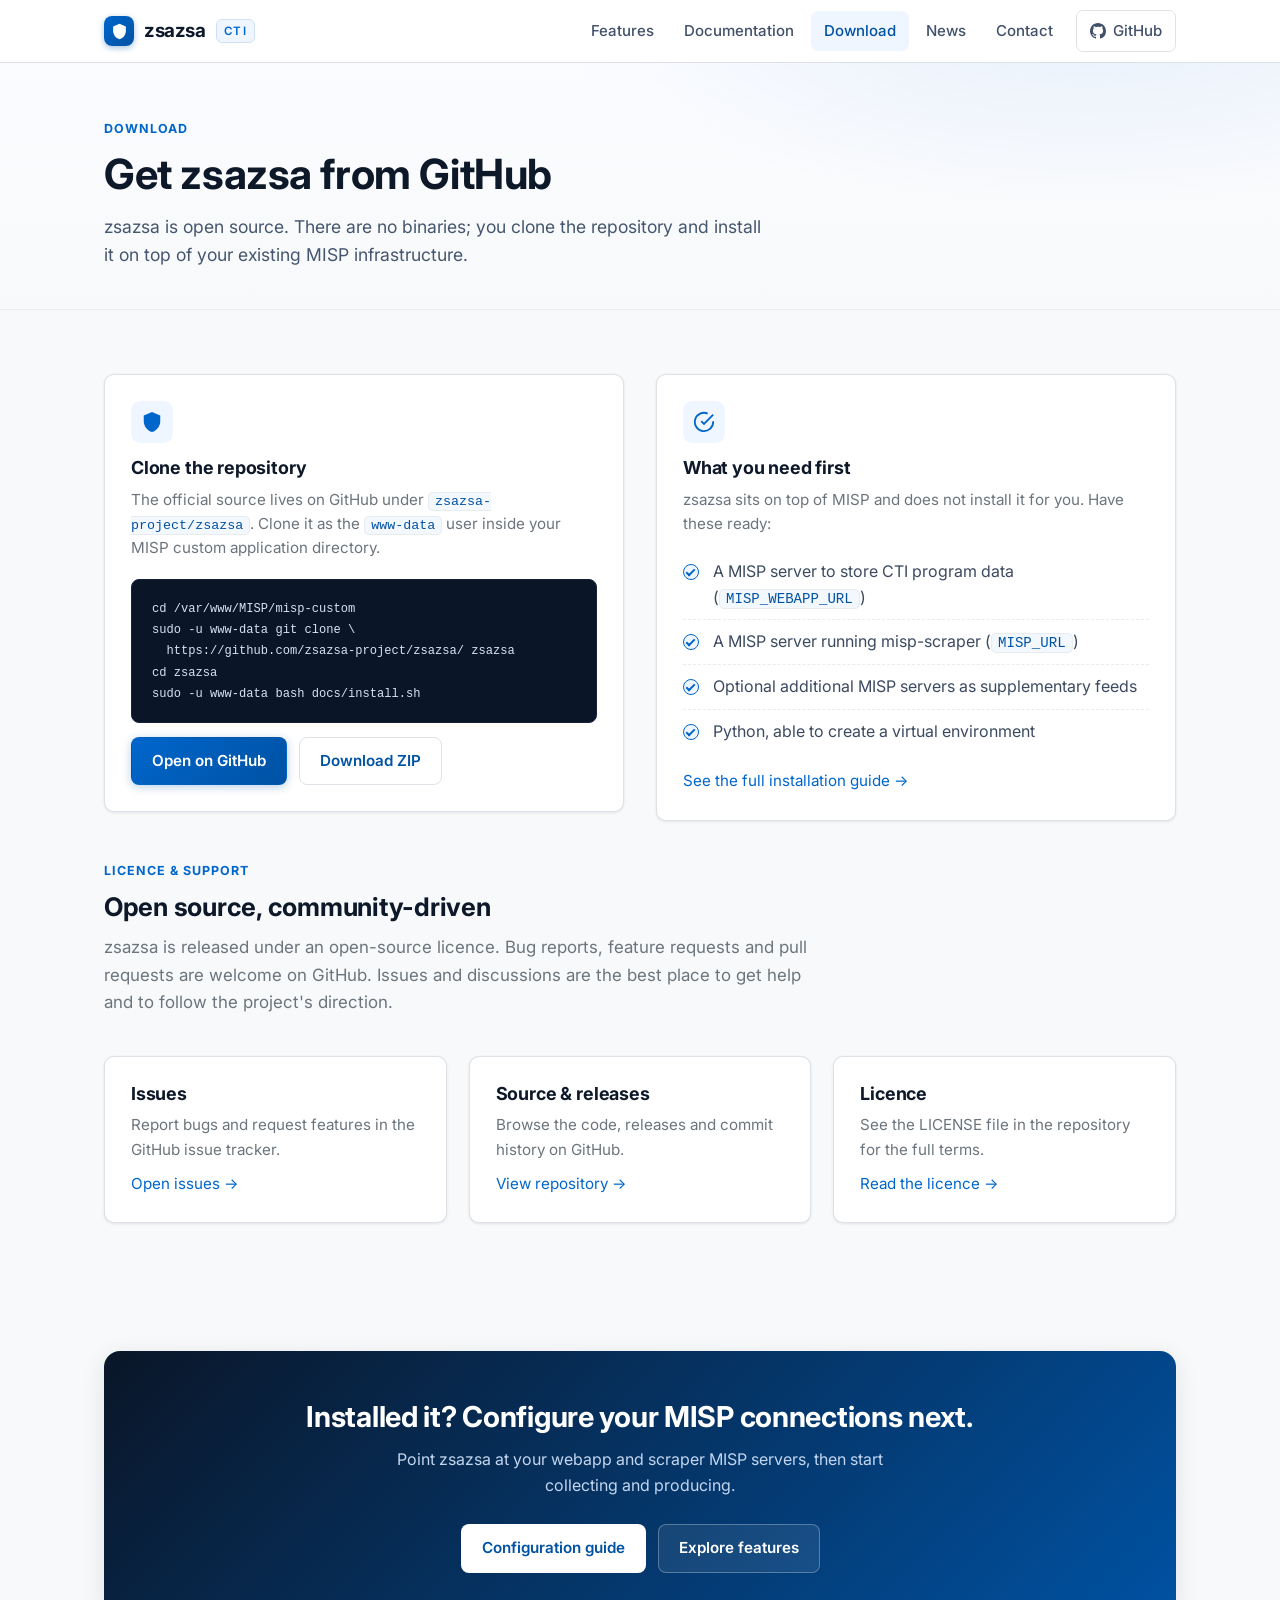
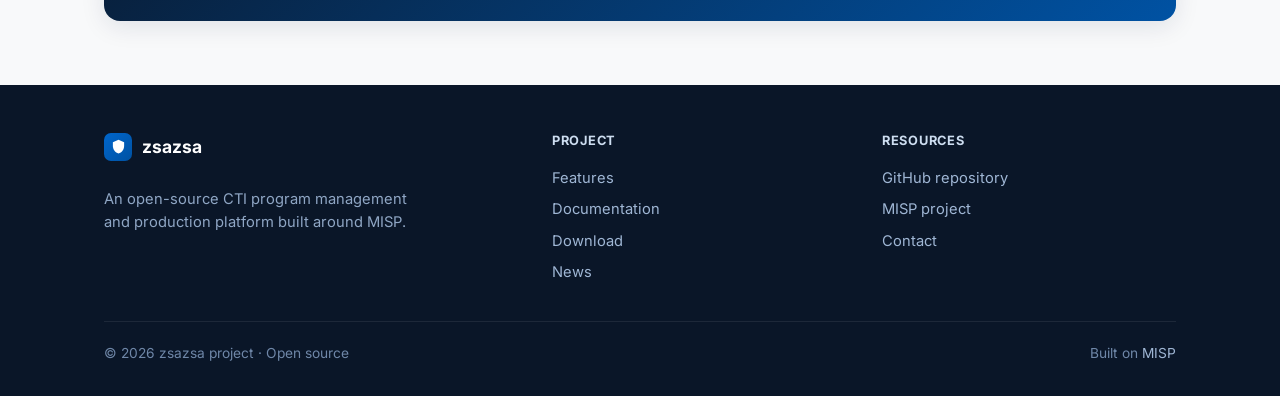
<file: download.html>
<!DOCTYPE html>
<html lang="en">
<head>
  <meta charset="UTF-8">
  <meta name="viewport" content="width=device-width, initial-scale=1.0">
  <title>Download · zsazsa CTI</title>
  <meta name="description" content="Download zsazsa from GitHub. Clone the open-source repository and install it on top of your existing MISP infrastructure.">
  <link rel="icon" type="image/svg+xml" href="assets/img/favicon.svg">
  <link rel="preconnect" href="https://fonts.googleapis.com">
  <link rel="preconnect" href="https://fonts.gstatic.com" crossorigin>
  <link href="https://fonts.googleapis.com/css2?family=Inter:wght@400;500;600;700&display=swap" rel="stylesheet">
  <link rel="stylesheet" href="assets/css/site.css">
</head>
<body>

  <nav class="site-nav">
    <div class="nav-inner">
      <a href="index.html" class="brand">
        <span class="glyph"><svg viewBox="0 0 24 24" fill="currentColor"><path d="M12 1L3 5v6c0 5.55 3.84 10.74 9 12 5.16-1.26 9-6.45 9-12V5l-9-4z"/></svg></span>
        zsazsa <span class="sub">CTI</span>
      </a>
      <button class="nav-toggle" aria-label="Toggle navigation" onclick="document.getElementById('navlinks').classList.toggle('open')">☰</button>
      <ul class="nav-links" id="navlinks">
        <li><a href="features.html">Features</a></li>
        <li><a href="documentation.html">Documentation</a></li>
        <li><a href="download.html" class="active">Download</a></li>
        <li><a href="news.html">News</a></li>
        <li><a href="contact.html">Contact</a></li>
        <li><a href="https://github.com/zsazsa-project/zsazsa" class="gh" target="_blank" rel="noopener">
          <svg width="16" height="16" viewBox="0 0 16 16" fill="currentColor"><path d="M8 0C3.58 0 0 3.58 0 8c0 3.54 2.29 6.53 5.47 7.59.4.07.55-.17.55-.38 0-.19-.01-.82-.01-1.49-2.01.37-2.53-.49-2.69-.94-.09-.23-.48-.94-.82-1.13-.28-.15-.68-.52-.01-.53.63-.01 1.08.58 1.23.82.72 1.21 1.87.87 2.33.66.07-.52.28-.87.51-1.07-1.78-.2-3.64-.89-3.64-3.95 0-.87.31-1.59.82-2.15-.08-.2-.36-1.02.08-2.12 0 0 .67-.21 2.2.82.64-.18 1.32-.27 2-.27.68 0 1.36.09 2 .27 1.53-1.04 2.2-.82 2.2-.82.44 1.1.16 1.92.08 2.12.51.56.82 1.27.82 2.15 0 3.07-1.87 3.75-3.65 3.95.29.25.54.73.54 1.48 0 1.07-.01 1.93-.01 2.2 0 .21.15.46.55.38A8.01 8.01 0 0016 8c0-4.42-3.58-8-8-8z"/></svg>
          GitHub</a></li>
      </ul>
    </div>
  </nav>

  <header class="page-head">
    <div class="container">
      <div class="kicker">Download</div>
      <h1>Get zsazsa from GitHub</h1>
      <p>zsazsa is open source. There are no binaries; you clone the repository and install it on top of your existing MISP infrastructure.</p>
    </div>
  </header>

  <section>
    <div class="container">
      <div class="grid grid-2" style="gap:32px; align-items:start;">

        <div class="card">
          <span class="feat-icon"><svg viewBox="0 0 24 24" fill="currentColor"><path d="M12 1L3 5v6c0 5.55 3.84 10.74 9 12 5.16-1.26 9-6.45 9-12V5l-9-4z"/></svg></span>
          <h3>Clone the repository</h3>
          <p style="margin-bottom:18px;">The official source lives on GitHub under <code class="inline">zsazsa-project/zsazsa</code>. Clone it as the <code class="inline">www-data</code> user inside your MISP custom application directory.</p>
          <div class="prose" style="max-width:none;">
            <pre><code>cd /var/www/MISP/misp-custom
sudo -u www-data git clone \
  https://github.com/zsazsa-project/zsazsa/ zsazsa
cd zsazsa
sudo -u www-data bash docs/install.sh</code></pre>
          </div>
          <div style="display:flex; gap:12px; flex-wrap:wrap; margin-top:6px;">
            <a href="https://github.com/zsazsa-project/zsazsa/" class="btn btn-primary" target="_blank" rel="noopener">Open on GitHub</a>
            <a href="https://github.com/zsazsa-project/zsazsa/archive/refs/heads/main.zip" class="btn btn-ghost" target="_blank" rel="noopener">Download ZIP</a>
          </div>
        </div>

        <div class="card">
          <span class="feat-icon"><svg viewBox="0 0 24 24" fill="none" stroke="currentColor" stroke-width="2"><path d="M22 11.08V12a10 10 0 1 1-5.93-9.14"/><path d="M22 4L12 14.01l-3-3"/></svg></span>
          <h3>What you need first</h3>
          <p style="margin-bottom:14px;">zsazsa sits on top of MISP and does not install it for you. Have these ready:</p>
          <ul class="tick-list">
            <li>A MISP server to store CTI program data (<code class="inline">MISP_WEBAPP_URL</code>)</li>
            <li>A MISP server running misp-scraper (<code class="inline">MISP_URL</code>)</li>
            <li>Optional additional MISP servers as supplementary feeds</li>
            <li>Python, able to create a virtual environment</li>
          </ul>
          <p style="margin-top:16px;"><a href="documentation.html">See the full installation guide →</a></p>
        </div>

      </div>

      <div style="margin-top:40px;">
        <div class="section-head">
          <div class="kicker">Licence &amp; support</div>
          <h2 style="font-size:1.6rem;">Open source, community-driven</h2>
          <p>zsazsa is released under an open-source licence. Bug reports, feature requests and pull requests are welcome on GitHub. Issues and discussions are the best place to get help and to follow the project's direction.</p>
        </div>
        <div class="grid grid-3">
          <div class="card"><h3>Issues</h3><p>Report bugs and request features in the GitHub issue tracker.</p><p style="margin-top:10px;"><a href="https://github.com/zsazsa-project/zsazsa/issues" target="_blank" rel="noopener">Open issues →</a></p></div>
          <div class="card"><h3>Source &amp; releases</h3><p>Browse the code, releases and commit history on GitHub.</p><p style="margin-top:10px;"><a href="https://github.com/zsazsa-project/zsazsa/" target="_blank" rel="noopener">View repository →</a></p></div>
          <div class="card"><h3>Licence</h3><p>See the LICENSE file in the repository for the full terms.</p><p style="margin-top:10px;"><a href="https://github.com/zsazsa-project/zsazsa/blob/main/LICENSE" target="_blank" rel="noopener">Read the licence →</a></p></div>
        </div>
      </div>
    </div>
  </section>

  <section>
    <div class="container">
      <div class="cta">
        <h2>Installed it? Configure your MISP connections next.</h2>
        <p>Point zsazsa at your webapp and scraper MISP servers, then start collecting and producing.</p>
        <div style="display:flex; gap:12px; justify-content:center; flex-wrap:wrap;">
          <a href="documentation.html" class="btn btn-light">Configuration guide</a>
          <a href="features.html" class="btn btn-ghost">Explore features</a>
        </div>
      </div>
    </div>
  </section>

  <footer class="site-footer">
    <div class="container">
      <div class="foot-grid">
        <div>
          <span class="foot-brand">
            <span class="glyph"><svg viewBox="0 0 24 24" fill="currentColor"><path d="M12 1L3 5v6c0 5.55 3.84 10.74 9 12 5.16-1.26 9-6.45 9-12V5l-9-4z"/></svg></span>
            zsazsa
          </span>
          <p class="foot-about">An open-source CTI program management and production platform built around MISP.</p>
        </div>
        <div>
          <h4>Project</h4>
          <a href="features.html">Features</a>
          <a href="documentation.html">Documentation</a>
          <a href="download.html">Download</a>
          <a href="news.html">News</a>
        </div>
        <div>
          <h4>Resources</h4>
          <a href="https://github.com/zsazsa-project/zsazsa" target="_blank" rel="noopener">GitHub repository</a>
          <a href="https://www.misp-project.org/" target="_blank" rel="noopener">MISP project</a>
          <a href="contact.html">Contact</a>
        </div>
      </div>
      <div class="foot-bottom">
        <span>© <span id="year"></span> zsazsa project · Open source</span>
        <span>Built on <a href="https://www.misp-project.org/" target="_blank" rel="noopener" style="display:inline;">MISP</a></span>
      </div>
    </div>
  </footer>

  <script>document.getElementById('year').textContent = new Date().getFullYear();</script>
</body>
</html>
</file>
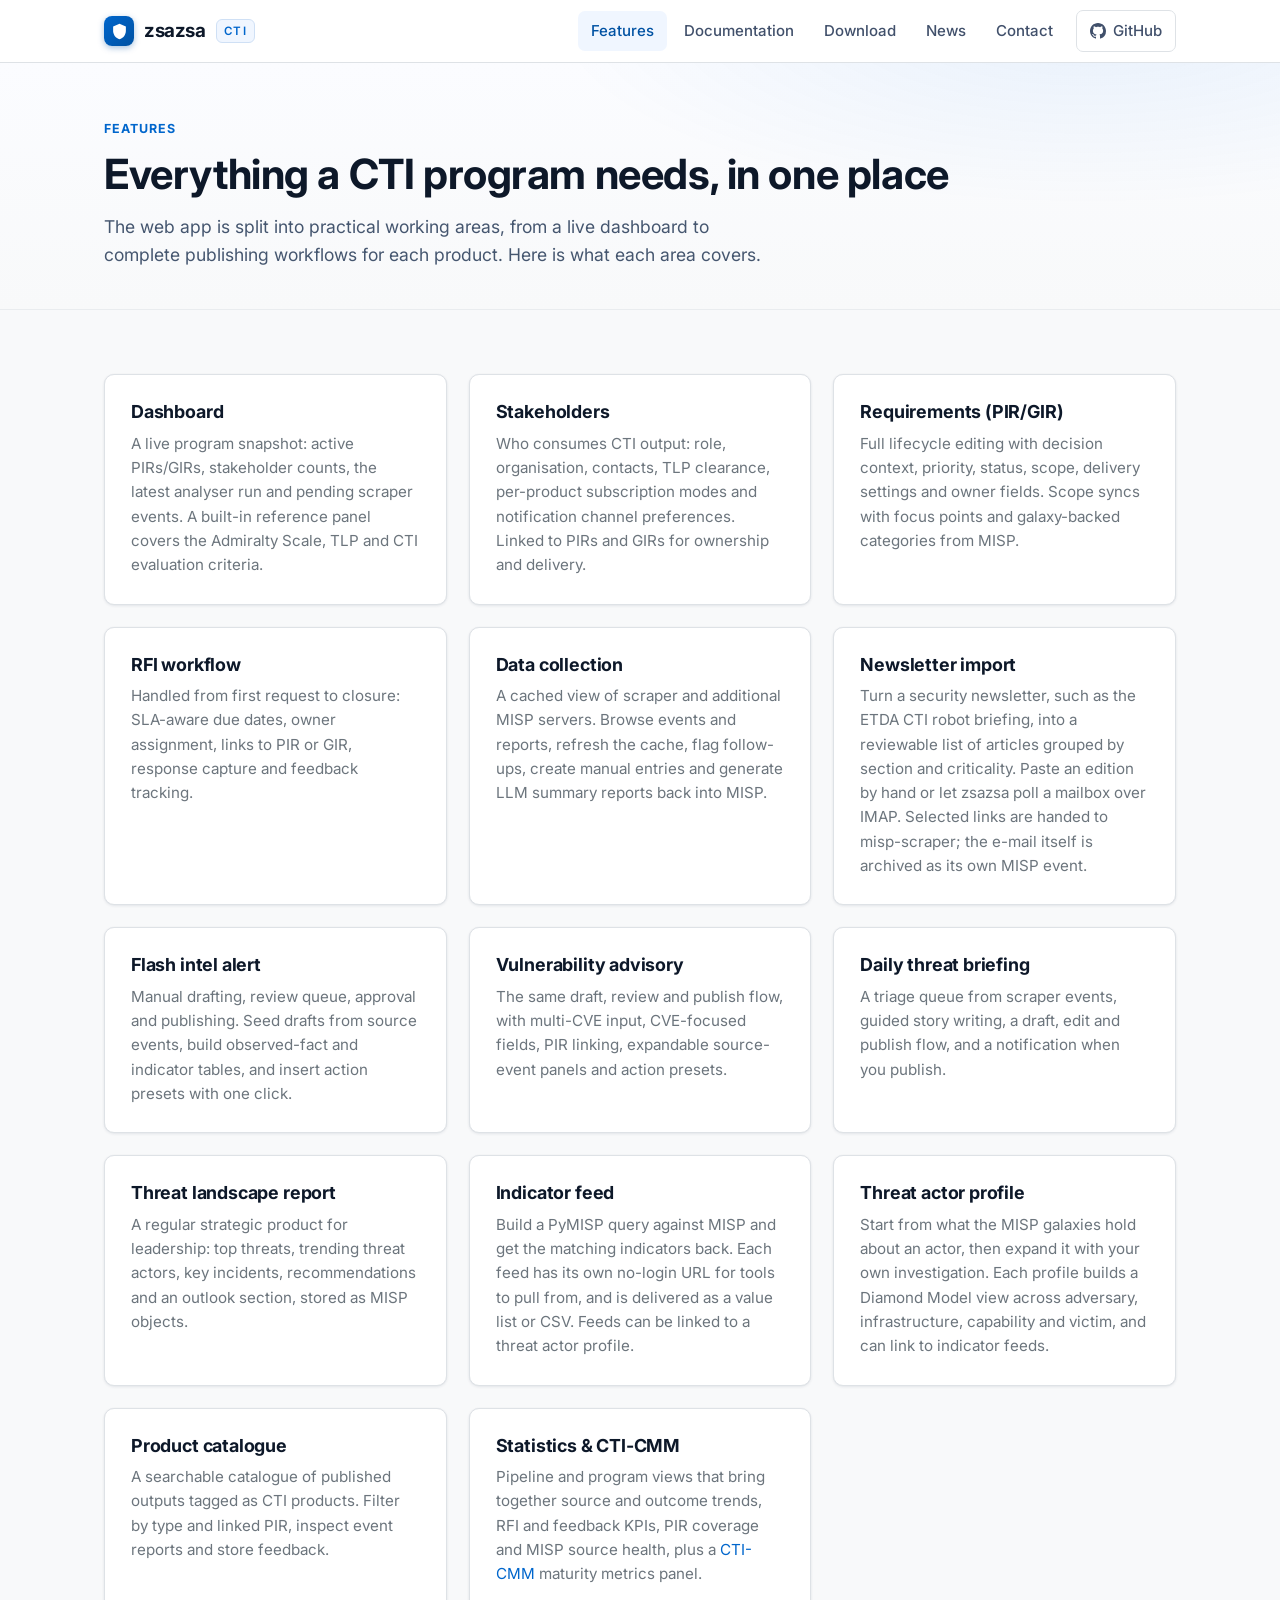
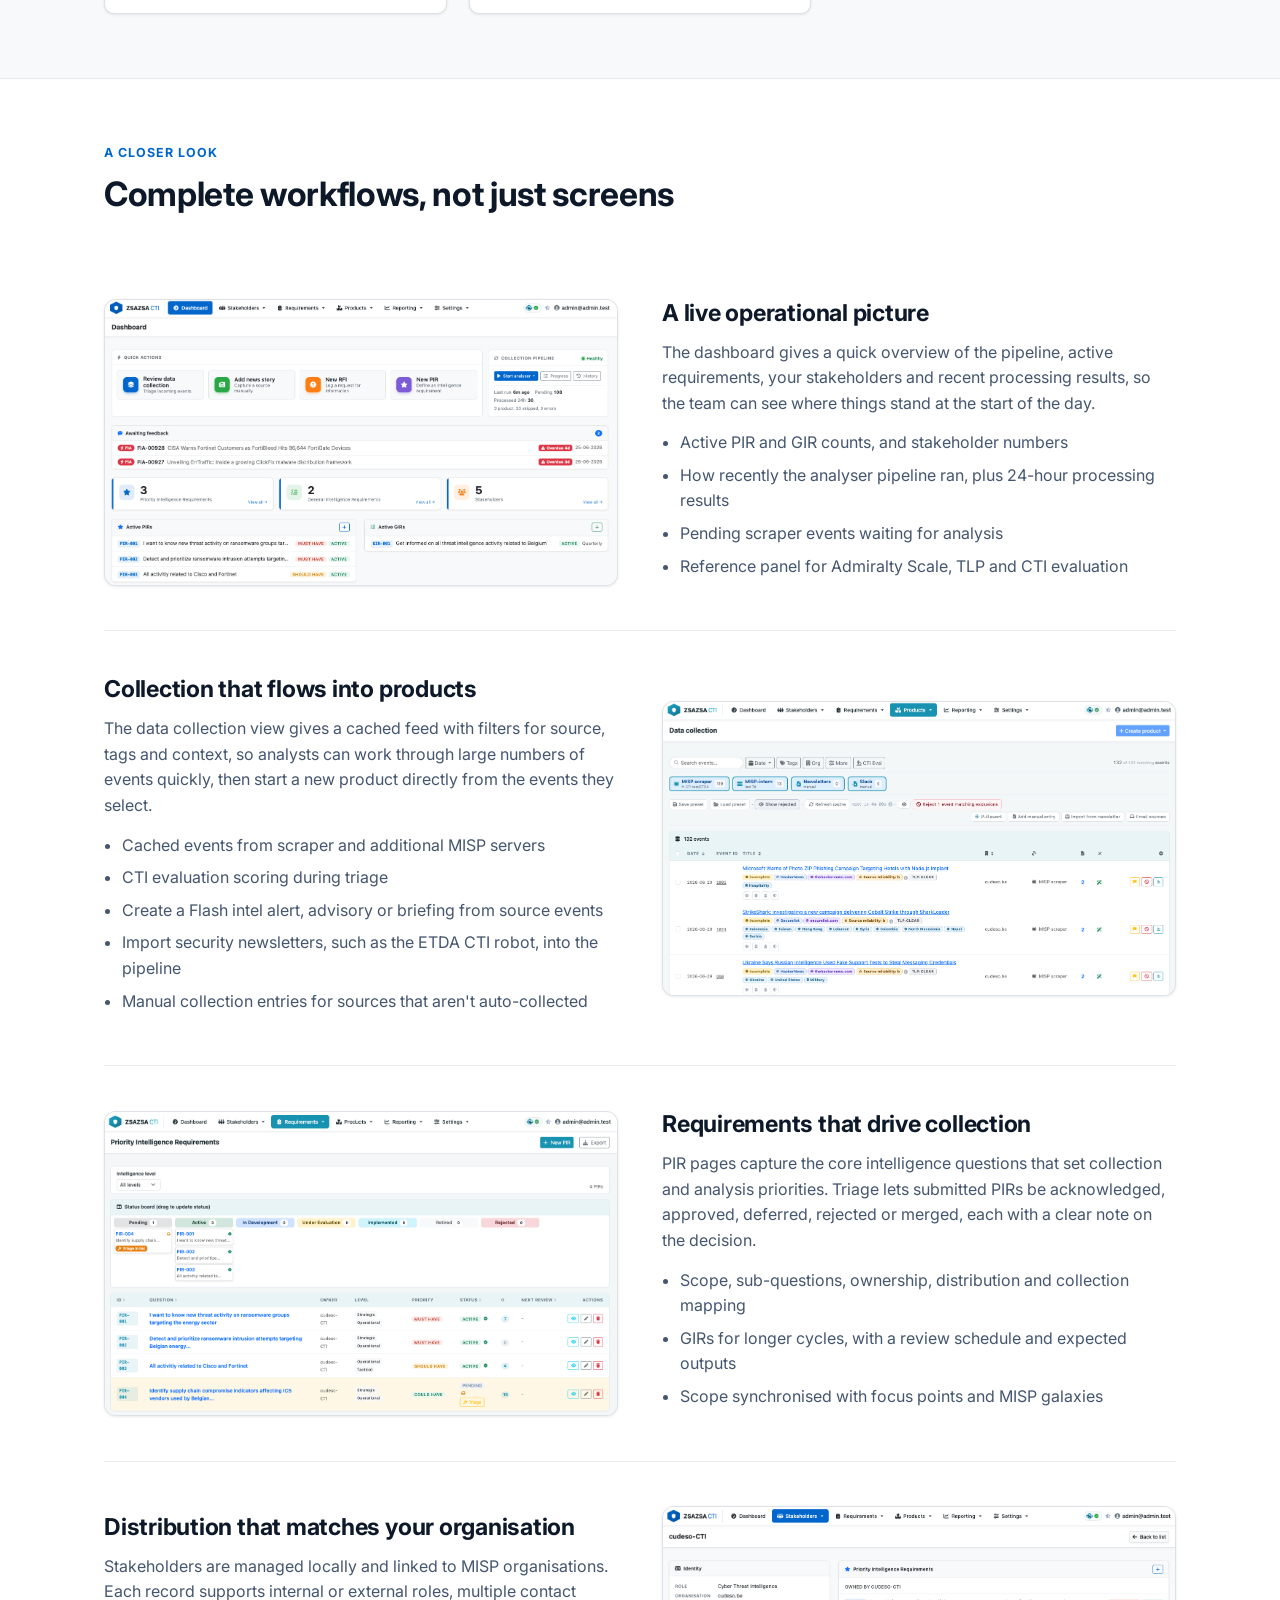
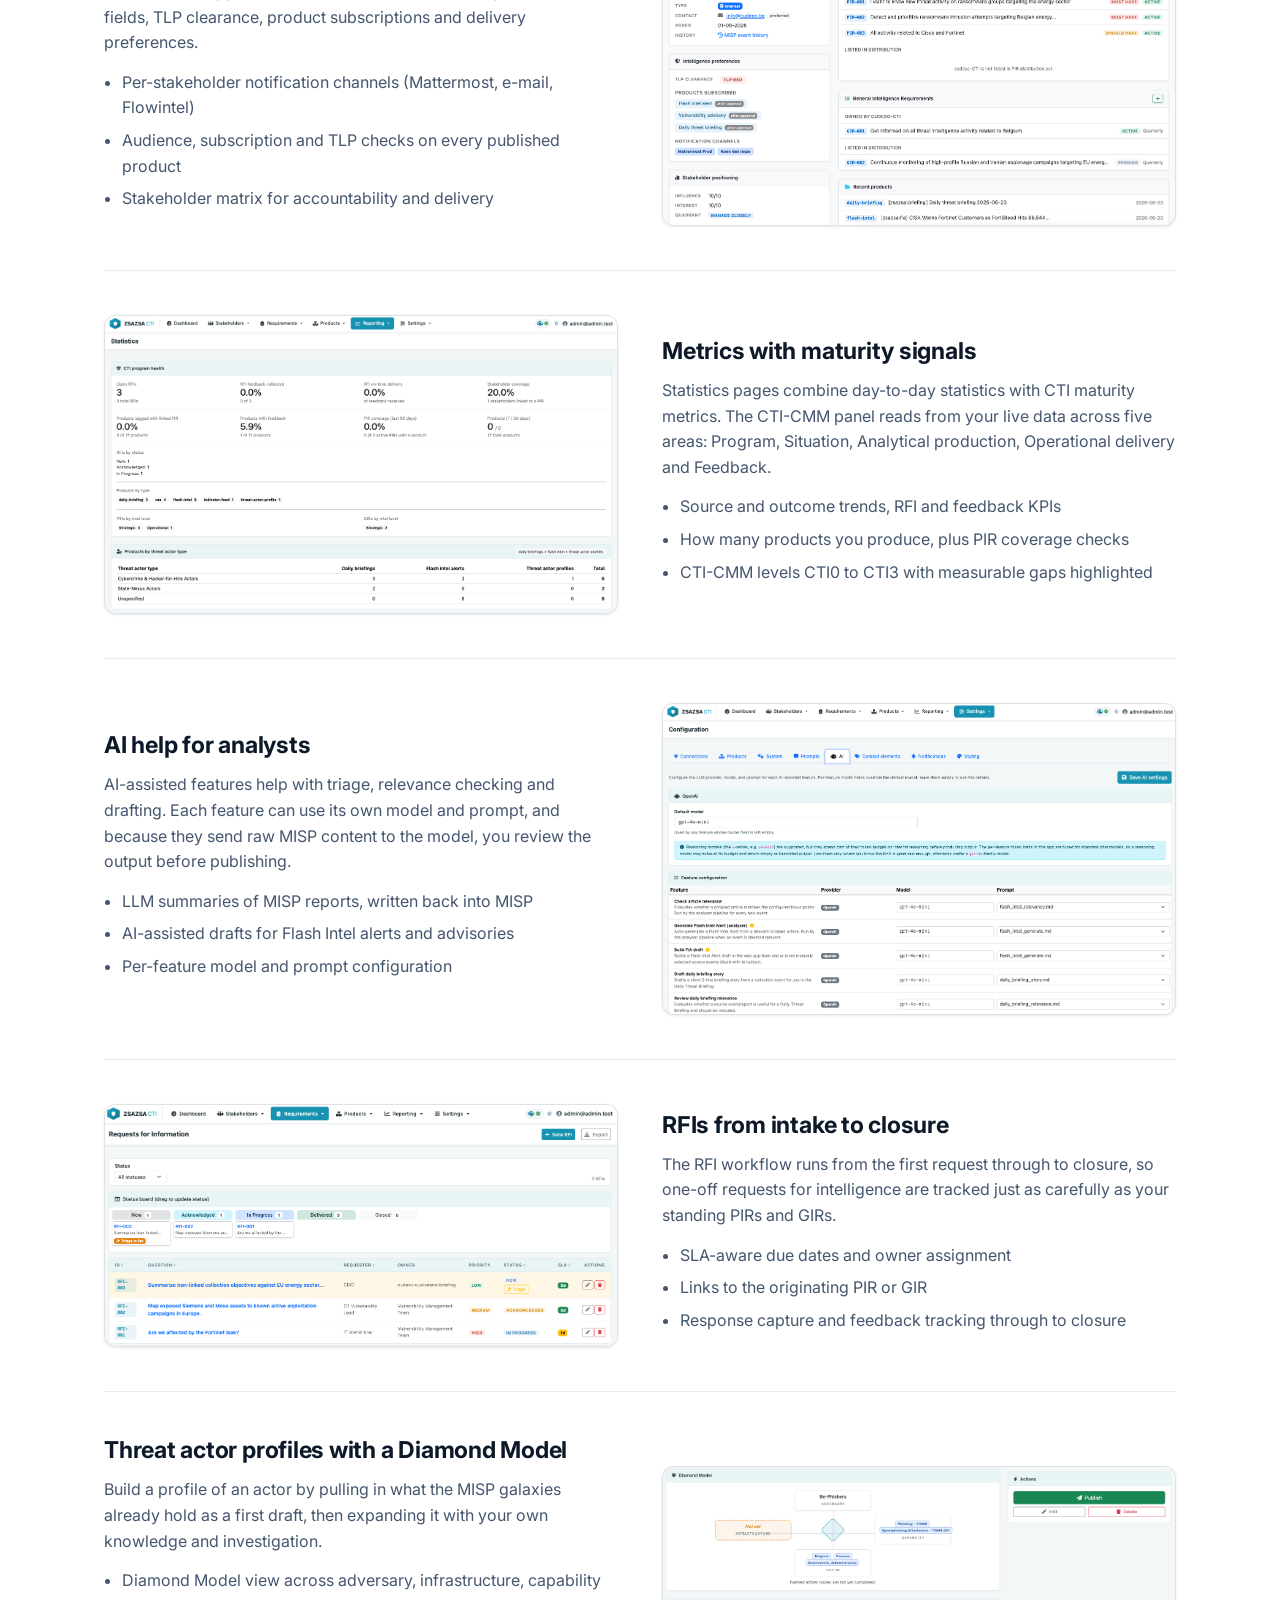
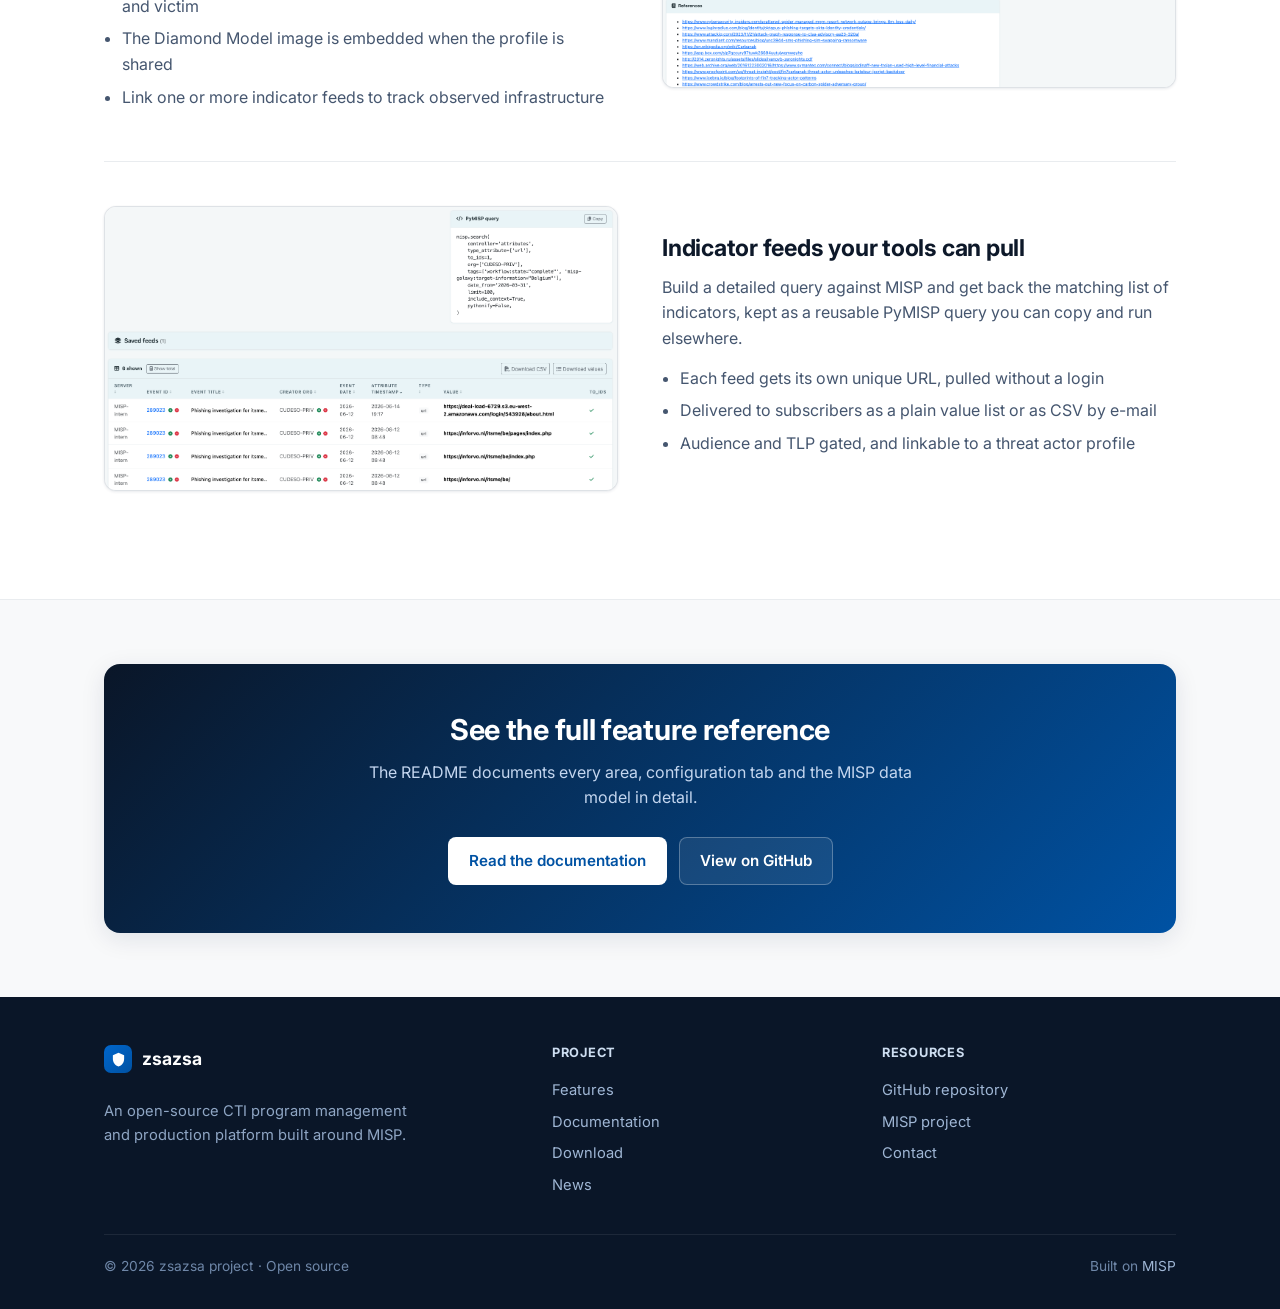
<file: features.html>
<!DOCTYPE html>
<html lang="en">
<head>
  <meta charset="UTF-8">
  <meta name="viewport" content="width=device-width, initial-scale=1.0">
  <title>Features · zsazsa CTI</title>
  <meta name="description" content="A tour of zsazsa: dashboard, stakeholder and requirement management, RFI workflow, data collection, intelligence products, statistics and CTI-CMM maturity signals.">
  <link rel="icon" type="image/svg+xml" href="assets/img/favicon.svg">
  <link rel="preconnect" href="https://fonts.googleapis.com">
  <link rel="preconnect" href="https://fonts.gstatic.com" crossorigin>
  <link href="https://fonts.googleapis.com/css2?family=Inter:wght@400;500;600;700&display=swap" rel="stylesheet">
  <link rel="stylesheet" href="assets/css/site.css">
</head>
<body>

  <nav class="site-nav">
    <div class="nav-inner">
      <a href="index.html" class="brand">
        <span class="glyph"><svg viewBox="0 0 24 24" fill="currentColor"><path d="M12 1L3 5v6c0 5.55 3.84 10.74 9 12 5.16-1.26 9-6.45 9-12V5l-9-4z"/></svg></span>
        zsazsa <span class="sub">CTI</span>
      </a>
      <button class="nav-toggle" aria-label="Toggle navigation" onclick="document.getElementById('navlinks').classList.toggle('open')">☰</button>
      <ul class="nav-links" id="navlinks">
        <li><a href="features.html" class="active">Features</a></li>
        <li><a href="documentation.html">Documentation</a></li>
        <li><a href="download.html">Download</a></li>
        <li><a href="news.html">News</a></li>
        <li><a href="contact.html">Contact</a></li>
        <li><a href="https://github.com/cudeso/zsazsa/" class="gh" target="_blank" rel="noopener">
          <svg width="16" height="16" viewBox="0 0 16 16" fill="currentColor"><path d="M8 0C3.58 0 0 3.58 0 8c0 3.54 2.29 6.53 5.47 7.59.4.07.55-.17.55-.38 0-.19-.01-.82-.01-1.49-2.01.37-2.53-.49-2.69-.94-.09-.23-.48-.94-.82-1.13-.28-.15-.68-.52-.01-.53.63-.01 1.08.58 1.23.82.72 1.21 1.87.87 2.33.66.07-.52.28-.87.51-1.07-1.78-.2-3.64-.89-3.64-3.95 0-.87.31-1.59.82-2.15-.08-.2-.36-1.02.08-2.12 0 0 .67-.21 2.2.82.64-.18 1.32-.27 2-.27.68 0 1.36.09 2 .27 1.53-1.04 2.2-.82 2.2-.82.44 1.1.16 1.92.08 2.12.51.56.82 1.27.82 2.15 0 3.07-1.87 3.75-3.65 3.95.29.25.54.73.54 1.48 0 1.07-.01 1.93-.01 2.2 0 .21.15.46.55.38A8.01 8.01 0 0016 8c0-4.42-3.58-8-8-8z"/></svg>
          GitHub</a></li>
      </ul>
    </div>
  </nav>

  <header class="page-head">
    <div class="container">
      <div class="kicker">Features</div>
      <h1>Everything a CTI program needs, in one place</h1>
      <p>The web app is split into practical working areas, from a live dashboard to complete publishing workflows for each product. Here is what each area covers.</p>
    </div>
  </header>

  <!-- Quick capability grid -->
  <section>
    <div class="container">
      <div class="grid grid-3">
        <div class="card"><h3>Dashboard</h3><p>A live program snapshot: active PIRs/GIRs, stakeholder counts, the latest analyser run and pending scraper events. A built-in reference panel covers the Admiralty Scale, TLP and CTI evaluation criteria.</p></div>
        <div class="card"><h3>Stakeholders</h3><p>Who consumes CTI output: role, organisation, contacts, TLP clearance, per-product subscription modes and notification channel preferences. Linked to PIRs and GIRs for ownership and delivery.</p></div>
        <div class="card"><h3>Requirements (PIR/GIR)</h3><p>Full lifecycle editing with decision context, priority, status, scope, delivery settings and owner fields. Scope syncs with focus points and galaxy-backed categories from MISP.</p></div>
        <div class="card"><h3>RFI workflow</h3><p>Handled from first request to closure: SLA-aware due dates, owner assignment, links to PIR or GIR, response capture and feedback tracking.</p></div>
        <div class="card"><h3>Data collection</h3><p>A cached view of scraper and additional MISP servers. Browse events and reports, refresh the cache, flag follow-ups, create manual entries and generate LLM summary reports back into MISP.</p></div>
        <div class="card"><h3>Newsletter import</h3><p>Turn a security newsletter, such as the ETDA CTI robot briefing, into a reviewable list of articles grouped by section and criticality. Paste an edition by hand or let zsazsa poll a mailbox over IMAP. Selected links are handed to misp-scraper; the e-mail itself is archived as its own MISP event.</p></div>
        <div class="card"><h3>Flash intel alert</h3><p>Manual drafting, review queue, approval and publishing. Seed drafts from source events, build observed-fact and indicator tables, and insert action presets with one click.</p></div>
        <div class="card"><h3>Vulnerability advisory</h3><p>The same draft, review and publish flow, with multi-CVE input, CVE-focused fields, PIR linking, expandable source-event panels and action presets.</p></div>
        <div class="card"><h3>Daily threat briefing</h3><p>A triage queue from scraper events, guided story writing, a draft, edit and publish flow, and a notification when you publish.</p></div>
        <div class="card"><h3>Threat landscape report</h3><p>A regular strategic product for leadership: top threats, trending threat actors, key incidents, recommendations and an outlook section, stored as MISP objects.</p></div>
        <div class="card"><h3>Indicator feed</h3><p>Build a PyMISP query against MISP and get the matching indicators back. Each feed has its own no-login URL for tools to pull from, and is delivered as a value list or CSV. Feeds can be linked to a threat actor profile.</p></div>
        <div class="card"><h3>Threat actor profile</h3><p>Start from what the MISP galaxies hold about an actor, then expand it with your own investigation. Each profile builds a Diamond Model view across adversary, infrastructure, capability and victim, and can link to indicator feeds.</p></div>
        <div class="card"><h3>Product catalogue</h3><p>A searchable catalogue of published outputs tagged as CTI products. Filter by type and linked PIR, inspect event reports and store feedback.</p></div>
        <div class="card"><h3>Statistics &amp; CTI-CMM</h3><p>Pipeline and program views that bring together source and outcome trends, RFI and feedback KPIs, PIR coverage and MISP source health, plus a <a href="https://cti-cmm.org/" target="_blank" rel="noopener">CTI-CMM</a> maturity metrics panel.</p></div>
      </div>
    </div>
  </section>

  <!-- Detailed feature rows -->
  <section class="section-tint">
    <div class="container">
      <div class="section-head">
        <div class="kicker">A closer look</div>
        <h2>Complete workflows, not just screens</h2>
      </div>

      <div class="feature-row">
        <div class="feature-media"><img src="assets/img/1-dashboard.png" alt="zsazsa dashboard" loading="lazy"></div>
        <div class="feature-text">
          <h3>A live operational picture</h3>
          <p>The dashboard gives a quick overview of the pipeline, active requirements, your stakeholders and recent processing results, so the team can see where things stand at the start of the day.</p>
          <ul>
            <li>Active PIR and GIR counts, and stakeholder numbers</li>
            <li>How recently the analyser pipeline ran, plus 24-hour processing results</li>
            <li>Pending scraper events waiting for analysis</li>
            <li>Reference panel for Admiralty Scale, TLP and CTI evaluation</li>
          </ul>
        </div>
      </div>

      <div class="feature-row reverse">
        <div class="feature-media"><img src="assets/img/6-datacollection.png" alt="zsazsa data collection" loading="lazy"></div>
        <div class="feature-text">
          <h3>Collection that flows into products</h3>
          <p>The data collection view gives a cached feed with filters for source, tags and context, so analysts can work through large numbers of events quickly, then start a new product directly from the events they select.</p>
          <ul>
            <li>Cached events from scraper and additional MISP servers</li>
            <li>CTI evaluation scoring during triage</li>
            <li>Create a Flash intel alert, advisory or briefing from source events</li>
            <li>Import security newsletters, such as the ETDA CTI robot, into the pipeline</li>
            <li>Manual collection entries for sources that aren't auto-collected</li>
          </ul>
        </div>
      </div>

      <div class="feature-row">
        <div class="feature-media"><img src="assets/img/3-pir.png" alt="zsazsa PIR management" loading="lazy"></div>
        <div class="feature-text">
          <h3>Requirements that drive collection</h3>
          <p>PIR pages capture the core intelligence questions that set collection and analysis priorities. Triage lets submitted PIRs be acknowledged, approved, deferred, rejected or merged, each with a clear note on the decision.</p>
          <ul>
            <li>Scope, sub-questions, ownership, distribution and collection mapping</li>
            <li>GIRs for longer cycles, with a review schedule and expected outputs</li>
            <li>Scope synchronised with focus points and MISP galaxies</li>
          </ul>
        </div>
      </div>

      <div class="feature-row reverse">
        <div class="feature-media"><img src="assets/img/2-stakeholders.png" alt="zsazsa stakeholder management" loading="lazy"></div>
        <div class="feature-text">
          <h3>Distribution that matches your organisation</h3>
          <p>Stakeholders are managed locally and linked to MISP organisations. Each record supports internal or external roles, multiple contact fields, TLP clearance, product subscriptions and delivery preferences.</p>
          <ul>
            <li>Per-stakeholder notification channels (Mattermost, e-mail, Flowintel)</li>
            <li>Audience, subscription and TLP checks on every published product</li>
            <li>Stakeholder matrix for accountability and delivery</li>
          </ul>
        </div>
      </div>

      <div class="feature-row">
        <div class="feature-media"><img src="assets/img/7-statistics.png" alt="zsazsa statistics" loading="lazy"></div>
        <div class="feature-text">
          <h3>Metrics with maturity signals</h3>
          <p>Statistics pages combine day-to-day statistics with CTI maturity metrics. The CTI-CMM panel reads from your live data across five areas: Program, Situation, Analytical production, Operational delivery and Feedback.</p>
          <ul>
            <li>Source and outcome trends, RFI and feedback KPIs</li>
            <li>How many products you produce, plus PIR coverage checks</li>
            <li>CTI-CMM levels CTI0 to CTI3 with measurable gaps highlighted</li>
          </ul>
        </div>
      </div>

      <div class="feature-row reverse">
        <div class="feature-media"><img src="assets/img/8-ai.png" alt="zsazsa AI support" loading="lazy"></div>
        <div class="feature-text">
          <h3>AI help for analysts</h3>
          <p>AI-assisted features help with triage, relevance checking and drafting. Each feature can use its own model and prompt, and because they send raw MISP content to the model, you review the output before publishing.</p>
          <ul>
            <li>LLM summaries of MISP reports, written back into MISP</li>
            <li>AI-assisted drafts for Flash Intel alerts and advisories</li>
            <li>Per-feature model and prompt configuration</li>
          </ul>
        </div>
      </div>

      <div class="feature-row">
        <div class="feature-media"><img src="assets/img/5-rfi.png" alt="zsazsa RFI workflow" loading="lazy"></div>
        <div class="feature-text">
          <h3>RFIs from intake to closure</h3>
          <p>The RFI workflow runs from the first request through to closure, so one-off requests for intelligence are tracked just as carefully as your standing PIRs and GIRs.</p>
          <ul>
            <li>SLA-aware due dates and owner assignment</li>
            <li>Links to the originating PIR or GIR</li>
            <li>Response capture and feedback tracking through to closure</li>
          </ul>
        </div>
      </div>

      <div class="feature-row reverse">
        <div class="feature-media"><img src="assets/img/x-threatactorprofile2.png" alt="zsazsa threat actor profile with Diamond Model" loading="lazy"></div>
        <div class="feature-text">
          <h3>Threat actor profiles with a Diamond Model</h3>
          <p>Build a profile of an actor by pulling in what the MISP galaxies already hold as a first draft, then expanding it with your own knowledge and investigation.</p>
          <ul>
            <li>Diamond Model view across adversary, infrastructure, capability and victim</li>
            <li>The Diamond Model image is embedded when the profile is shared</li>
            <li>Link one or more indicator feeds to track observed infrastructure</li>
          </ul>
        </div>
      </div>

      <div class="feature-row">
        <div class="feature-media"><img src="assets/img/x-indicatorfeed2png.png" alt="zsazsa indicator feed with its own URL" loading="lazy"></div>
        <div class="feature-text">
          <h3>Indicator feeds your tools can pull</h3>
          <p>Build a detailed query against MISP and get back the matching list of indicators, kept as a reusable PyMISP query you can copy and run elsewhere.</p>
          <ul>
            <li>Each feed gets its own unique URL, pulled without a login</li>
            <li>Delivered to subscribers as a plain value list or as CSV by e-mail</li>
            <li>Audience and TLP gated, and linkable to a threat actor profile</li>
          </ul>
        </div>
      </div>
    </div>
  </section>

  <section>
    <div class="container">
      <div class="cta">
        <h2>See the full feature reference</h2>
        <p>The README documents every area, configuration tab and the MISP data model in detail.</p>
        <div style="display:flex; gap:12px; justify-content:center; flex-wrap:wrap;">
          <a href="documentation.html" class="btn btn-light">Read the documentation</a>
          <a href="https://github.com/zsazsa-project/zsazsa" class="btn btn-ghost" target="_blank" rel="noopener">View on GitHub</a>
        </div>
      </div>
    </div>
  </section>

  <footer class="site-footer">
    <div class="container">
      <div class="foot-grid">
        <div>
          <span class="foot-brand">
            <span class="glyph"><svg viewBox="0 0 24 24" fill="currentColor"><path d="M12 1L3 5v6c0 5.55 3.84 10.74 9 12 5.16-1.26 9-6.45 9-12V5l-9-4z"/></svg></span>
            zsazsa
          </span>
          <p class="foot-about">An open-source CTI program management and production platform built around MISP.</p>
        </div>
        <div>
          <h4>Project</h4>
          <a href="features.html">Features</a>
          <a href="documentation.html">Documentation</a>
          <a href="download.html">Download</a>
          <a href="news.html">News</a>
        </div>
        <div>
          <h4>Resources</h4>
          <a href="https://github.com/zsazsa-project/zsazsa" target="_blank" rel="noopener">GitHub repository</a>
          <a href="https://www.misp-project.org/" target="_blank" rel="noopener">MISP project</a>
          <a href="contact.html">Contact</a>
        </div>
      </div>
      <div class="foot-bottom">
        <span>© <span id="year"></span> zsazsa project · Open source</span>
        <span>Built on <a href="https://www.misp-project.org/" target="_blank" rel="noopener" style="display:inline;">MISP</a></span>
      </div>
    </div>
  </footer>

  <script>document.getElementById('year').textContent = new Date().getFullYear();</script>
</body>
</html>
</file>
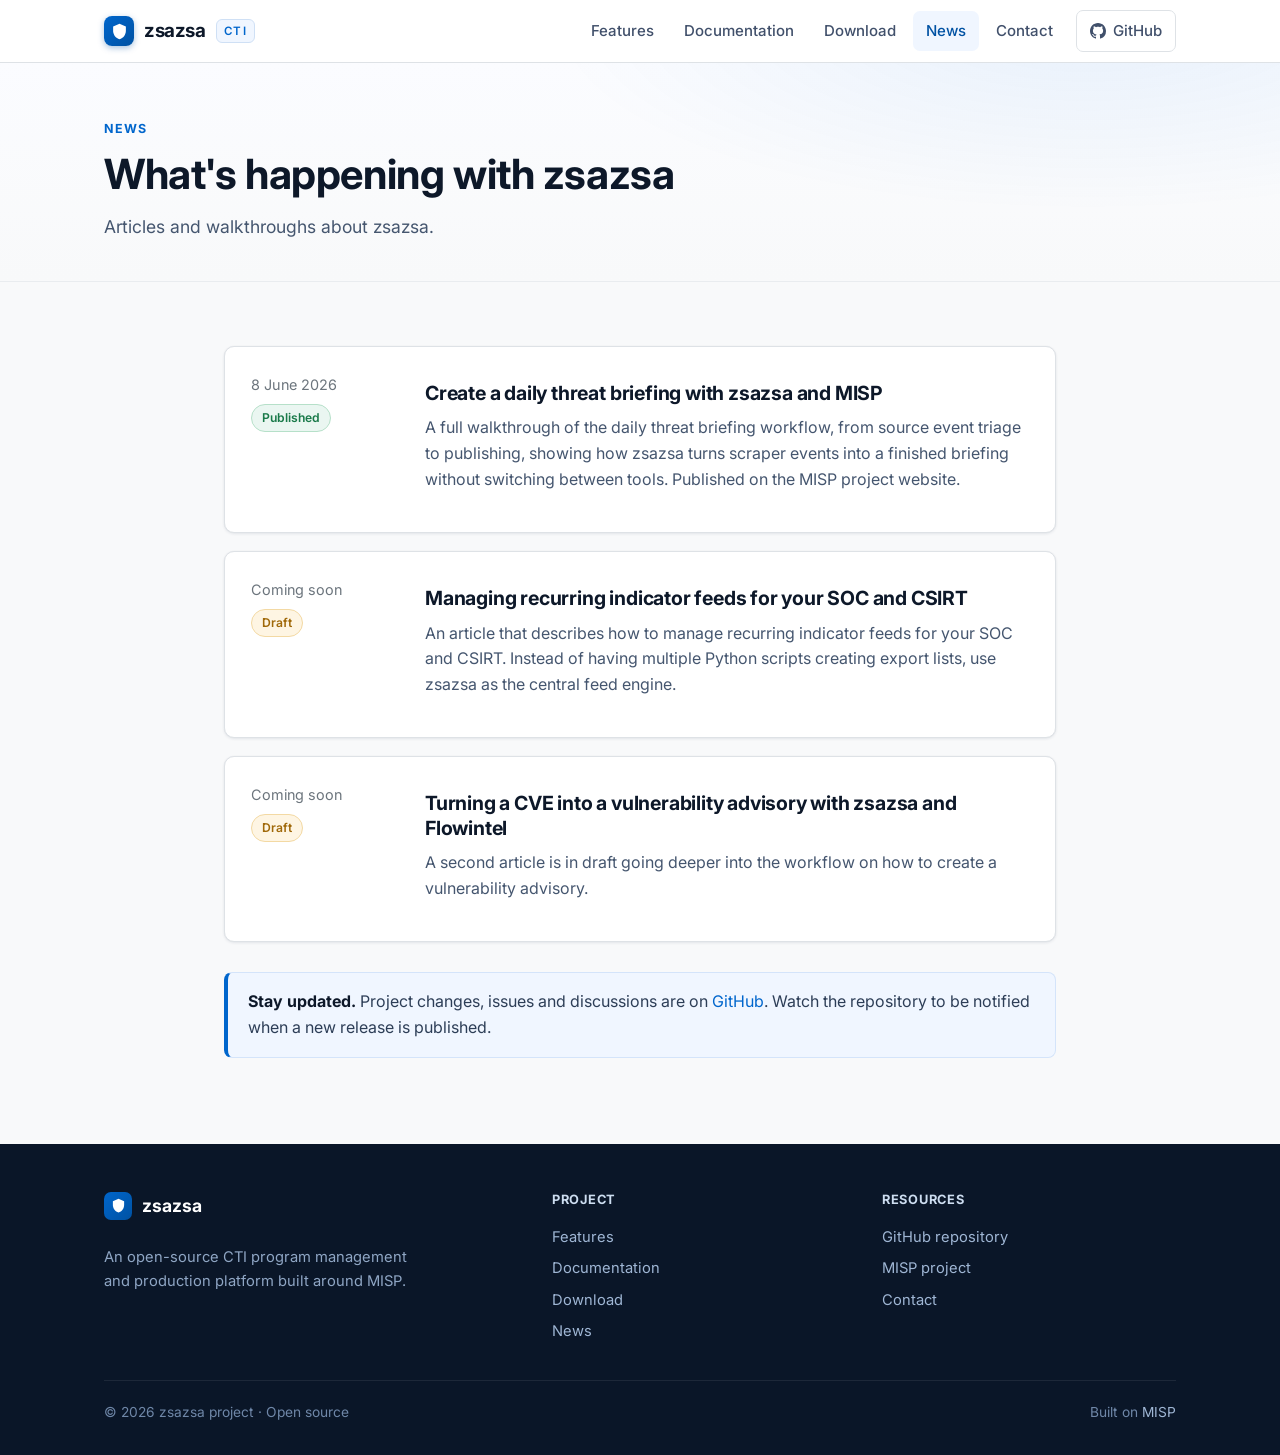
<file: news.html>
<!DOCTYPE html>
<html lang="en">
<head>
  <meta charset="UTF-8">
  <meta name="viewport" content="width=device-width, initial-scale=1.0">
  <title>News · zsazsa CTI</title>
  <meta name="description" content="News and blog posts about zsazsa: walkthroughs, releases and articles.">
  <link rel="icon" type="image/svg+xml" href="assets/img/favicon.svg">
  <link rel="preconnect" href="https://fonts.googleapis.com">
  <link rel="preconnect" href="https://fonts.gstatic.com" crossorigin>
  <link href="https://fonts.googleapis.com/css2?family=Inter:wght@400;500;600;700&display=swap" rel="stylesheet">
  <link rel="stylesheet" href="assets/css/site.css">
</head>
<body>

  <nav class="site-nav">
    <div class="nav-inner">
      <a href="index.html" class="brand">
        <span class="glyph"><svg viewBox="0 0 24 24" fill="currentColor"><path d="M12 1L3 5v6c0 5.55 3.84 10.74 9 12 5.16-1.26 9-6.45 9-12V5l-9-4z"/></svg></span>
        zsazsa <span class="sub">CTI</span>
      </a>
      <button class="nav-toggle" aria-label="Toggle navigation" onclick="document.getElementById('navlinks').classList.toggle('open')">☰</button>
      <ul class="nav-links" id="navlinks">
        <li><a href="features.html">Features</a></li>
        <li><a href="documentation.html">Documentation</a></li>
        <li><a href="download.html">Download</a></li>
        <li><a href="news.html" class="active">News</a></li>
        <li><a href="contact.html">Contact</a></li>
        <li><a href="https://github.com/zsazsa-project/zsazsa" class="gh" target="_blank" rel="noopener">
          <svg width="16" height="16" viewBox="0 0 16 16" fill="currentColor"><path d="M8 0C3.58 0 0 3.58 0 8c0 3.54 2.29 6.53 5.47 7.59.4.07.55-.17.55-.38 0-.19-.01-.82-.01-1.49-2.01.37-2.53-.49-2.69-.94-.09-.23-.48-.94-.82-1.13-.28-.15-.68-.52-.01-.53.63-.01 1.08.58 1.23.82.72 1.21 1.87.87 2.33.66.07-.52.28-.87.51-1.07-1.78-.2-3.64-.89-3.64-3.95 0-.87.31-1.59.82-2.15-.08-.2-.36-1.02.08-2.12 0 0 .67-.21 2.2.82.64-.18 1.32-.27 2-.27.68 0 1.36.09 2 .27 1.53-1.04 2.2-.82 2.2-.82.44 1.1.16 1.92.08 2.12.51.56.82 1.27.82 2.15 0 3.07-1.87 3.75-3.65 3.95.29.25.54.73.54 1.48 0 1.07-.01 1.93-.01 2.2 0 .21.15.46.55.38A8.01 8.01 0 0016 8c0-4.42-3.58-8-8-8z"/></svg>
          GitHub</a></li>
      </ul>
    </div>
  </nav>

  <header class="page-head">
    <div class="container">
      <div class="kicker">News</div>
      <h1>What's happening with zsazsa</h1>
      <p>Articles and walkthroughs about zsazsa.</p>
    </div>
  </header>

  <section>
    <div class="container" style="max-width:880px;">

      <article class="post">
        <div>
          <div class="post-date">8 June 2026</div>
          <span class="badge badge-public" style="margin-top:8px;">Published</span>
        </div>
        <div>
          <h3><a href="https://www.misp-project.org/2026/06/08/zsazsa-create-a-daily-threat-briefing.html/" target="_blank" rel="noopener">Create a daily threat briefing with zsazsa and MISP</a></h3>
          <p>A full walkthrough of the daily threat briefing workflow, from source event triage to publishing, showing how zsazsa turns scraper events into a finished briefing without switching between tools. Published on the MISP project website.</p>
        </div>
      </article>

      <article class="post">
        <div>
          <div class="post-date">Coming soon</div>
          <span class="badge badge-draft" style="margin-top:8px;">Draft</span>
        </div>
        <div>
          <h3><a href="blog/manage-indicator-feeds.html">Managing recurring indicator feeds for your SOC and CSIRT</a></h3>
          <p>An article that describes how to manage recurring indicator feeds for your SOC and CSIRT. Instead of having multiple Python scripts creating export lists, use zsazsa as the central feed engine.</p>
        </div>
      </article>

      <article class="post">
        <div>
          <div class="post-date">Coming soon</div>
          <span class="badge badge-draft" style="margin-top:8px;">Draft</span>
        </div>
        <div>
          <h3><a href="blog/vulnerability-advisory-with-flowintel.html">Turning a CVE into a vulnerability advisory with zsazsa and Flowintel</a></h3>
          <p>A second article is in draft going deeper into the workflow on how to create a vulnerability advisory.</p>
        </div>
      </article>

      <div class="callout" style="margin-top:30px;">
        <strong>Stay updated.</strong> Project changes, issues and discussions are on
        <a href="https://github.com/zsazsa-project/zsazsa" target="_blank" rel="noopener">GitHub</a>. Watch the repository to be notified when a new release is published.
      </div>

    </div>
  </section>

  <footer class="site-footer">
    <div class="container">
      <div class="foot-grid">
        <div>
          <span class="foot-brand">
            <span class="glyph"><svg viewBox="0 0 24 24" fill="currentColor"><path d="M12 1L3 5v6c0 5.55 3.84 10.74 9 12 5.16-1.26 9-6.45 9-12V5l-9-4z"/></svg></span>
            zsazsa
          </span>
          <p class="foot-about">An open-source CTI program management and production platform built around MISP.</p>
        </div>
        <div>
          <h4>Project</h4>
          <a href="features.html">Features</a>
          <a href="documentation.html">Documentation</a>
          <a href="download.html">Download</a>
          <a href="news.html">News</a>
        </div>
        <div>
          <h4>Resources</h4>
          <a href="https://github.com/zsazsa-project/zsazsa" target="_blank" rel="noopener">GitHub repository</a>
          <a href="https://www.misp-project.org/" target="_blank" rel="noopener">MISP project</a>
          <a href="contact.html">Contact</a>
        </div>
      </div>
      <div class="foot-bottom">
        <span>© <span id="year"></span> zsazsa project · Open source</span>
        <span>Built on <a href="https://www.misp-project.org/" target="_blank" rel="noopener" style="display:inline;">MISP</a></span>
      </div>
    </div>
  </footer>

  <script>document.getElementById('year').textContent = new Date().getFullYear();</script>
</body>
</html>
</file>
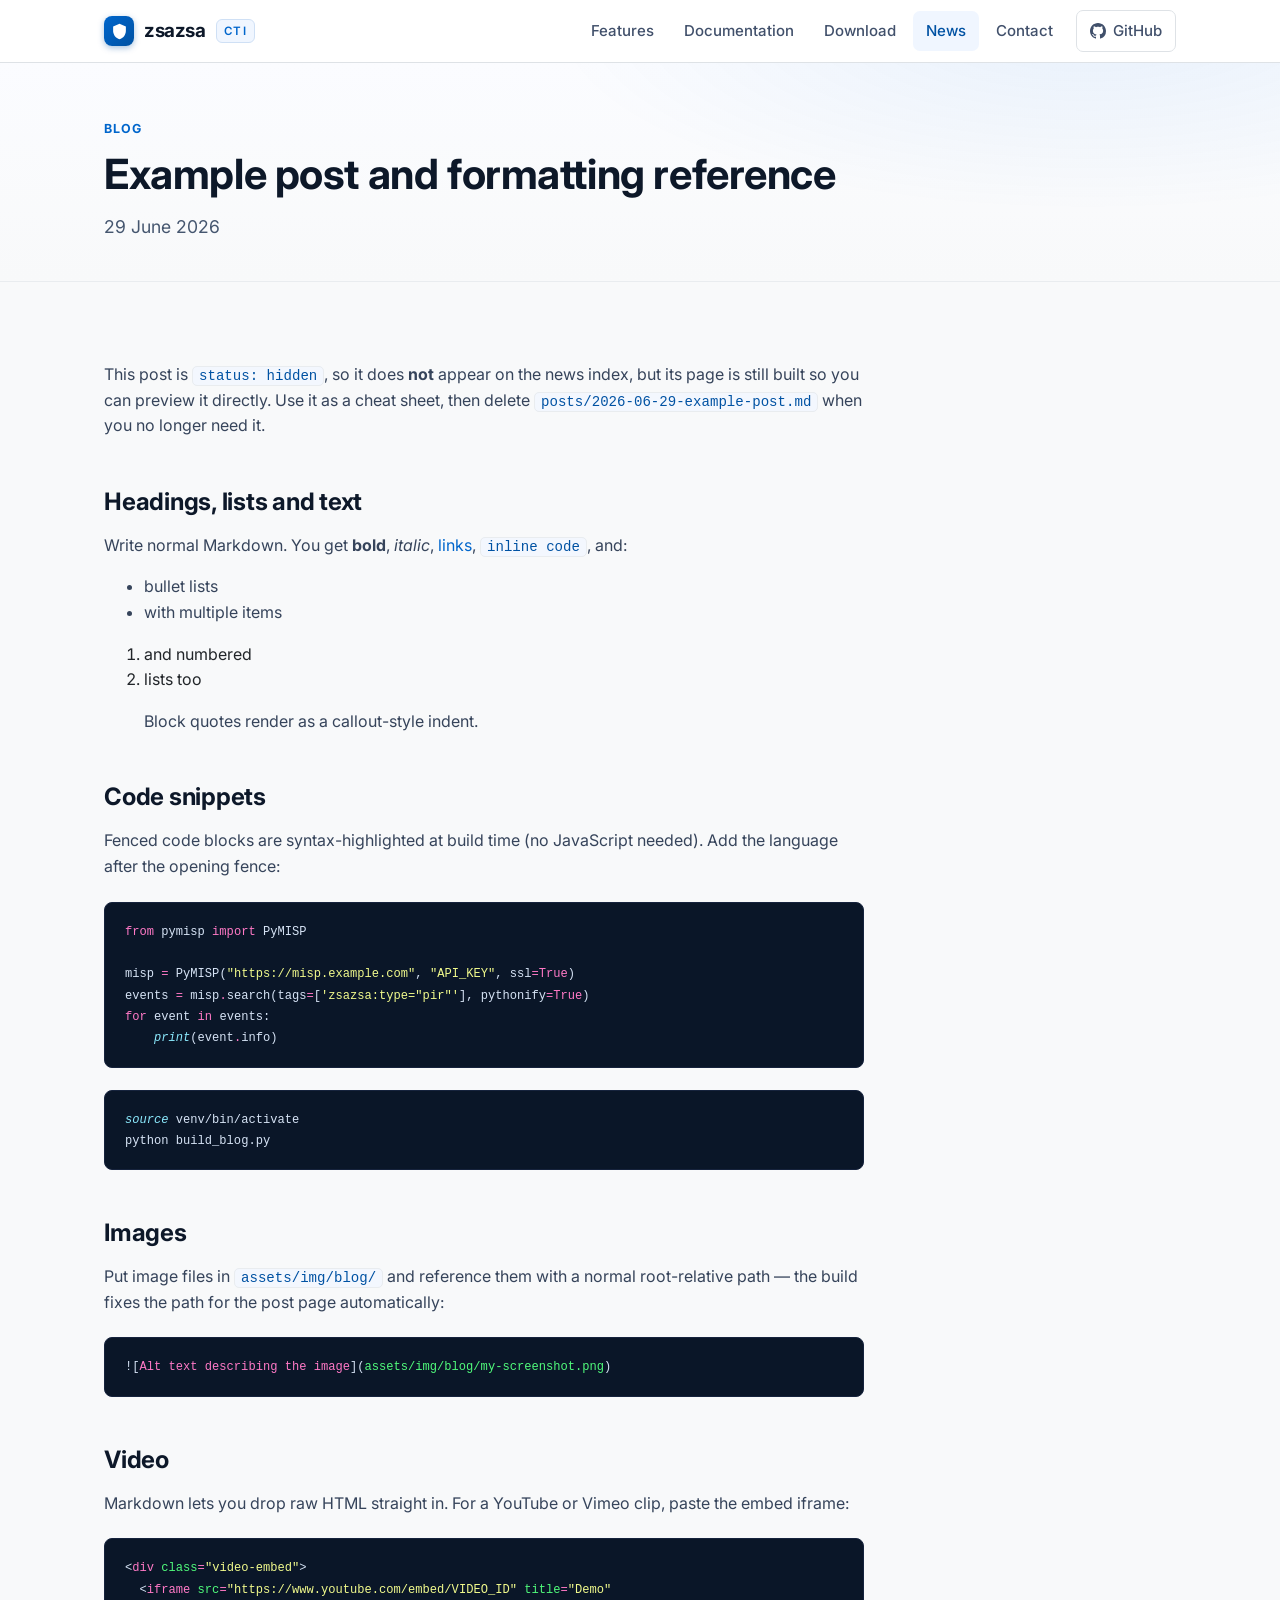
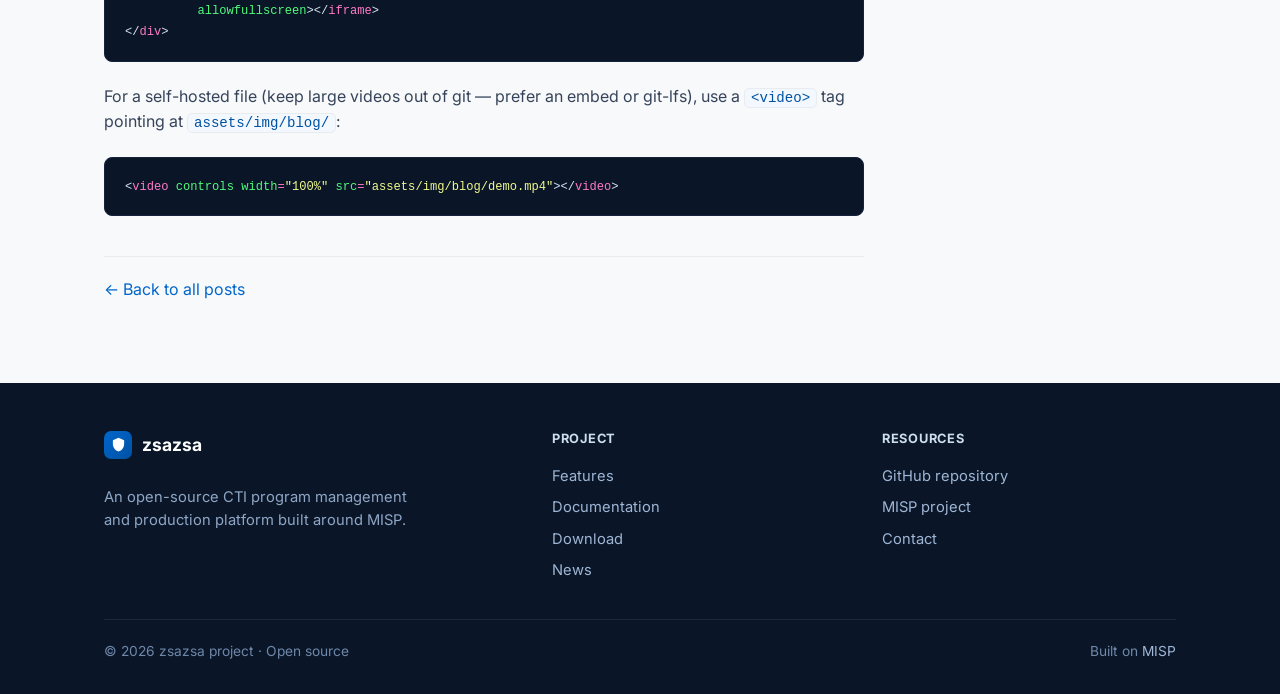
<file: blog/example-post.html>
<!DOCTYPE html>
<html lang="en">
<head>
  <meta charset="UTF-8">
  <meta name="viewport" content="width=device-width, initial-scale=1.0">
  <title>Example post and formatting reference · zsazsa CTI</title>
  <meta name="description" content="A reference post showing how code, images and video render. Kept hidden from the index.">
  <link rel="icon" type="image/svg+xml" href="../assets/img/favicon.svg">
  <link rel="preconnect" href="https://fonts.googleapis.com">
  <link rel="preconnect" href="https://fonts.gstatic.com" crossorigin>
  <link href="https://fonts.googleapis.com/css2?family=Inter:wght@400;500;600;700&display=swap" rel="stylesheet">
  <link rel="stylesheet" href="../assets/css/site.css">
</head>
<body>

  <nav class="site-nav">
    <div class="nav-inner">
      <a href="../index.html" class="brand">
        <span class="glyph"><svg viewBox="0 0 24 24" fill="currentColor"><path d="M12 1L3 5v6c0 5.55 3.84 10.74 9 12 5.16-1.26 9-6.45 9-12V5l-9-4z"/></svg></span>
        zsazsa <span class="sub">CTI</span>
      </a>
      <button class="nav-toggle" aria-label="Toggle navigation" onclick="document.getElementById('navlinks').classList.toggle('open')">☰</button>
      <ul class="nav-links" id="navlinks">
        <li><a href="../features.html">Features</a></li>
        <li><a href="../documentation.html">Documentation</a></li>
        <li><a href="../download.html">Download</a></li>
        <li><a href="../news.html" class="active">News</a></li>
        <li><a href="../contact.html">Contact</a></li>
        <li><a href="https://github.com/zsazsa-project/zsazsa" class="gh" target="_blank" rel="noopener">
          <svg width="16" height="16" viewBox="0 0 16 16" fill="currentColor"><path d="M8 0C3.58 0 0 3.58 0 8c0 3.54 2.29 6.53 5.47 7.59.4.07.55-.17.55-.38 0-.19-.01-.82-.01-1.49-2.01.37-2.53-.49-2.69-.94-.09-.23-.48-.94-.82-1.13-.28-.15-.68-.52-.01-.53.63-.01 1.08.58 1.23.82.72 1.21 1.87.87 2.33.66.07-.52.28-.87.51-1.07-1.78-.2-3.64-.89-3.64-3.95 0-.87.31-1.59.82-2.15-.08-.2-.36-1.02.08-2.12 0 0 .67-.21 2.2.82.64-.18 1.32-.27 2-.27.68 0 1.36.09 2 .27 1.53-1.04 2.2-.82 2.2-.82.44 1.1.16 1.92.08 2.12.51.56.82 1.27.82 2.15 0 3.07-1.87 3.75-3.65 3.95.29.25.54.73.54 1.48 0 1.07-.01 1.93-.01 2.2 0 .21.15.46.55.38A8.01 8.01 0 0016 8c0-4.42-3.58-8-8-8z"/></svg>
          GitHub</a></li>
      </ul>
    </div>
  </nav>

  <header class="page-head">
    <div class="container">
      <div class="kicker">Blog</div>
      <h1>Example post and formatting reference</h1>
      <p>29 June 2026</p>
    </div>
  </header>

  <section>
    <div class="container">
      <article class="prose blog-post">
<p>This post is <code>status: hidden</code>, so it does <strong>not</strong> appear on the news index, but
its page is still built so you can preview it directly. Use it as a cheat sheet,
then delete <code>posts/2026-06-29-example-post.md</code> when you no longer need it.</p>
<h2>Headings, lists and text</h2>
<p>Write normal Markdown. You get <strong>bold</strong>, <em>italic</em>, <a href="https://www.misp-project.org/">links</a>,
<code>inline code</code>, and:</p>
<ul>
<li>bullet lists</li>
<li>with multiple items</li>
</ul>
<ol>
<li>and numbered</li>
<li>lists too</li>
</ol>
<blockquote>
<p>Block quotes render as a callout-style indent.</p>
</blockquote>
<h2>Code snippets</h2>
<p>Fenced code blocks are syntax-highlighted at build time (no JavaScript needed).
Add the language after the opening fence:</p>
<div class="codehilite"><pre><span></span><code><span class="kn">from</span><span class="w"> </span><span class="nn">pymisp</span><span class="w"> </span><span class="kn">import</span> <span class="n">PyMISP</span>

<span class="n">misp</span> <span class="o">=</span> <span class="n">PyMISP</span><span class="p">(</span><span class="s2">&quot;https://misp.example.com&quot;</span><span class="p">,</span> <span class="s2">&quot;API_KEY&quot;</span><span class="p">,</span> <span class="n">ssl</span><span class="o">=</span><span class="kc">True</span><span class="p">)</span>
<span class="n">events</span> <span class="o">=</span> <span class="n">misp</span><span class="o">.</span><span class="n">search</span><span class="p">(</span><span class="n">tags</span><span class="o">=</span><span class="p">[</span><span class="s1">&#39;zsazsa:type=&quot;pir&quot;&#39;</span><span class="p">],</span> <span class="n">pythonify</span><span class="o">=</span><span class="kc">True</span><span class="p">)</span>
<span class="k">for</span> <span class="n">event</span> <span class="ow">in</span> <span class="n">events</span><span class="p">:</span>
    <span class="nb">print</span><span class="p">(</span><span class="n">event</span><span class="o">.</span><span class="n">info</span><span class="p">)</span>
</code></pre></div>

<div class="codehilite"><pre><span></span><code><span class="nb">source</span><span class="w"> </span>venv/bin/activate
python<span class="w"> </span>build_blog.py
</code></pre></div>

<h2>Images</h2>
<p>Put image files in <code>assets/img/blog/</code> and reference them with a normal
root-relative path — the build fixes the path for the post page automatically:</p>
<div class="codehilite"><pre><span></span><code>![<span class="nt">Alt text describing the image</span>](<span class="na">assets/img/blog/my-screenshot.png</span>)
</code></pre></div>

<h2>Video</h2>
<p>Markdown lets you drop raw HTML straight in. For a YouTube or Vimeo clip, paste
the embed iframe:</p>
<div class="codehilite"><pre><span></span><code><span class="p">&lt;</span><span class="nt">div</span> <span class="na">class</span><span class="o">=</span><span class="s">&quot;video-embed&quot;</span><span class="p">&gt;</span>
  <span class="p">&lt;</span><span class="nt">iframe</span> <span class="na">src</span><span class="o">=</span><span class="s">&quot;https://www.youtube.com/embed/VIDEO_ID&quot;</span> <span class="na">title</span><span class="o">=</span><span class="s">&quot;Demo&quot;</span>
          <span class="na">allowfullscreen</span><span class="p">&gt;&lt;/</span><span class="nt">iframe</span><span class="p">&gt;</span>
<span class="p">&lt;/</span><span class="nt">div</span><span class="p">&gt;</span>
</code></pre></div>

<p>For a self-hosted file (keep large videos out of git — prefer an embed or
git-lfs), use a <code>&lt;video&gt;</code> tag pointing at <code>assets/img/blog/</code>:</p>
<div class="codehilite"><pre><span></span><code><span class="p">&lt;</span><span class="nt">video</span> <span class="na">controls</span> <span class="na">width</span><span class="o">=</span><span class="s">&quot;100%&quot;</span> <span class="na">src</span><span class="o">=</span><span class="s">&quot;assets/img/blog/demo.mp4&quot;</span><span class="p">&gt;&lt;/</span><span class="nt">video</span><span class="p">&gt;</span>
</code></pre></div>
        <p class="blog-back"><a href="../news.html">← Back to all posts</a></p>
      </article>
    </div>
  </section>

  <footer class="site-footer">
    <div class="container">
      <div class="foot-grid">
        <div>
          <span class="foot-brand">
            <span class="glyph"><svg viewBox="0 0 24 24" fill="currentColor"><path d="M12 1L3 5v6c0 5.55 3.84 10.74 9 12 5.16-1.26 9-6.45 9-12V5l-9-4z"/></svg></span>
            zsazsa
          </span>
          <p class="foot-about">An open-source CTI program management and production platform built around MISP.</p>
        </div>
        <div>
          <h4>Project</h4>
          <a href="../features.html">Features</a>
          <a href="../documentation.html">Documentation</a>
          <a href="../download.html">Download</a>
          <a href="../news.html">News</a>
        </div>
        <div>
          <h4>Resources</h4>
          <a href="https://github.com/zsazsa-project/zsazsa" target="_blank" rel="noopener">GitHub repository</a>
          <a href="https://www.misp-project.org/" target="_blank" rel="noopener">MISP project</a>
          <a href="../contact.html">Contact</a>
        </div>
      </div>
      <div class="foot-bottom">
        <span>© <span id="year"></span> zsazsa project · Open source</span>
        <span>Built on <a href="https://www.misp-project.org/" target="_blank" rel="noopener" style="display:inline;">MISP</a></span>
      </div>
    </div>
  </footer>

  <script>document.getElementById('year').textContent = new Date().getFullYear();</script>
</body>
</html>
</file>
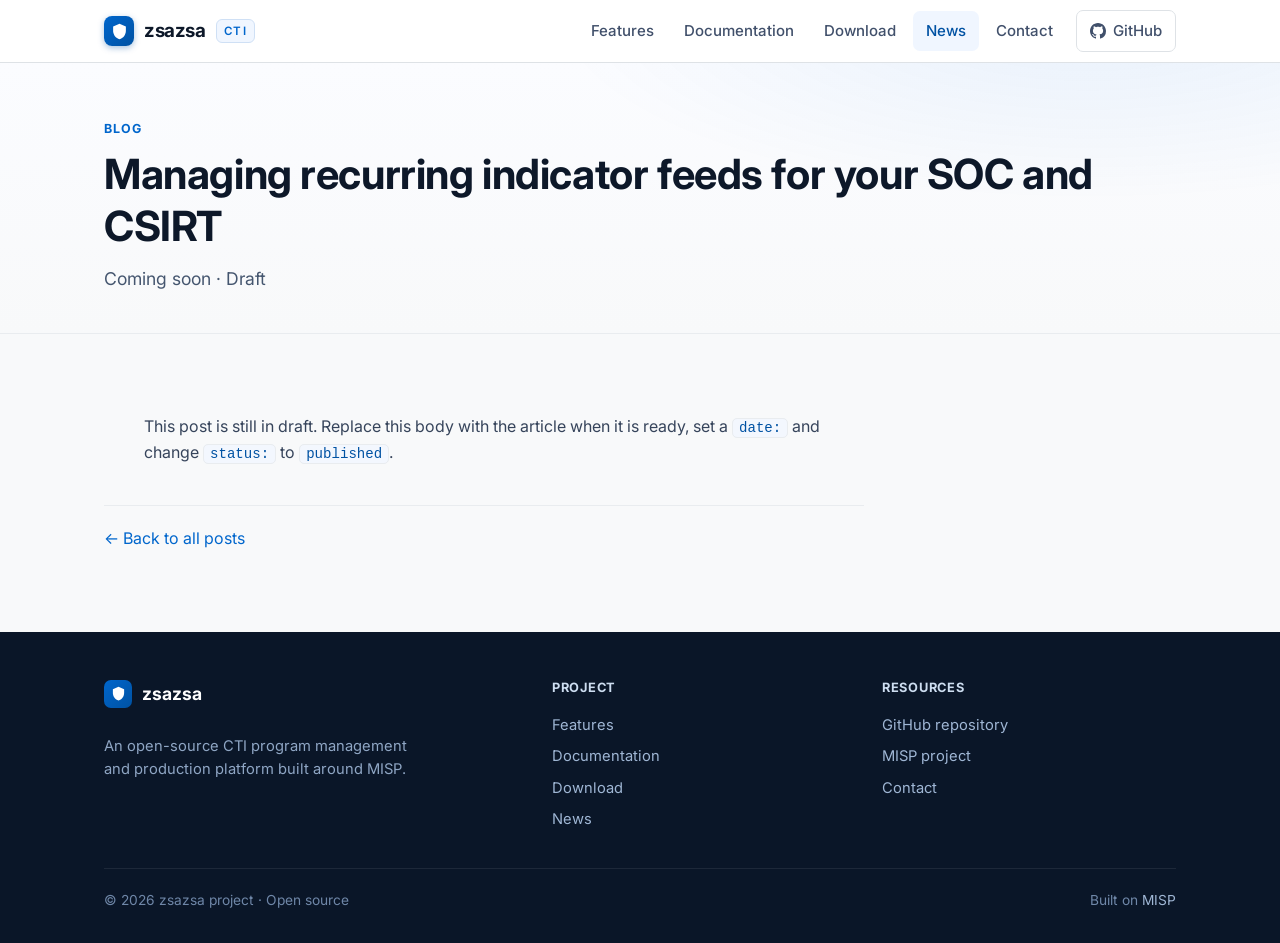
<file: blog/manage-indicator-feeds.html>
<!DOCTYPE html>
<html lang="en">
<head>
  <meta charset="UTF-8">
  <meta name="viewport" content="width=device-width, initial-scale=1.0">
  <title>Managing recurring indicator feeds for your SOC and CSIRT · zsazsa CTI</title>
  <meta name="description" content="An article that describes how to manage recurring indicator feeds for your SOC and CSIRT. Instead of having multiple Python scripts creating export lists, use zsazsa as the central feed engine.">
  <link rel="icon" type="image/svg+xml" href="../assets/img/favicon.svg">
  <link rel="preconnect" href="https://fonts.googleapis.com">
  <link rel="preconnect" href="https://fonts.gstatic.com" crossorigin>
  <link href="https://fonts.googleapis.com/css2?family=Inter:wght@400;500;600;700&display=swap" rel="stylesheet">
  <link rel="stylesheet" href="../assets/css/site.css">
</head>
<body>

  <nav class="site-nav">
    <div class="nav-inner">
      <a href="../index.html" class="brand">
        <span class="glyph"><svg viewBox="0 0 24 24" fill="currentColor"><path d="M12 1L3 5v6c0 5.55 3.84 10.74 9 12 5.16-1.26 9-6.45 9-12V5l-9-4z"/></svg></span>
        zsazsa <span class="sub">CTI</span>
      </a>
      <button class="nav-toggle" aria-label="Toggle navigation" onclick="document.getElementById('navlinks').classList.toggle('open')">☰</button>
      <ul class="nav-links" id="navlinks">
        <li><a href="../features.html">Features</a></li>
        <li><a href="../documentation.html">Documentation</a></li>
        <li><a href="../download.html">Download</a></li>
        <li><a href="../news.html" class="active">News</a></li>
        <li><a href="../contact.html">Contact</a></li>
        <li><a href="https://github.com/zsazsa-project/zsazsa" class="gh" target="_blank" rel="noopener">
          <svg width="16" height="16" viewBox="0 0 16 16" fill="currentColor"><path d="M8 0C3.58 0 0 3.58 0 8c0 3.54 2.29 6.53 5.47 7.59.4.07.55-.17.55-.38 0-.19-.01-.82-.01-1.49-2.01.37-2.53-.49-2.69-.94-.09-.23-.48-.94-.82-1.13-.28-.15-.68-.52-.01-.53.63-.01 1.08.58 1.23.82.72 1.21 1.87.87 2.33.66.07-.52.28-.87.51-1.07-1.78-.2-3.64-.89-3.64-3.95 0-.87.31-1.59.82-2.15-.08-.2-.36-1.02.08-2.12 0 0 .67-.21 2.2.82.64-.18 1.32-.27 2-.27.68 0 1.36.09 2 .27 1.53-1.04 2.2-.82 2.2-.82.44 1.1.16 1.92.08 2.12.51.56.82 1.27.82 2.15 0 3.07-1.87 3.75-3.65 3.95.29.25.54.73.54 1.48 0 1.07-.01 1.93-.01 2.2 0 .21.15.46.55.38A8.01 8.01 0 0016 8c0-4.42-3.58-8-8-8z"/></svg>
          GitHub</a></li>
      </ul>
    </div>
  </nav>

  <header class="page-head">
    <div class="container">
      <div class="kicker">Blog</div>
      <h1>Managing recurring indicator feeds for your SOC and CSIRT</h1>
      <p>Coming soon · Draft</p>
    </div>
  </header>

  <section>
    <div class="container">
      <article class="prose blog-post">
<blockquote>
<p>This post is still in draft. Replace this body with the article when it is
ready, set a <code>date:</code> and change <code>status:</code> to <code>published</code>.</p>
</blockquote>
        <p class="blog-back"><a href="../news.html">← Back to all posts</a></p>
      </article>
    </div>
  </section>

  <footer class="site-footer">
    <div class="container">
      <div class="foot-grid">
        <div>
          <span class="foot-brand">
            <span class="glyph"><svg viewBox="0 0 24 24" fill="currentColor"><path d="M12 1L3 5v6c0 5.55 3.84 10.74 9 12 5.16-1.26 9-6.45 9-12V5l-9-4z"/></svg></span>
            zsazsa
          </span>
          <p class="foot-about">An open-source CTI program management and production platform built around MISP.</p>
        </div>
        <div>
          <h4>Project</h4>
          <a href="../features.html">Features</a>
          <a href="../documentation.html">Documentation</a>
          <a href="../download.html">Download</a>
          <a href="../news.html">News</a>
        </div>
        <div>
          <h4>Resources</h4>
          <a href="https://github.com/zsazsa-project/zsazsa" target="_blank" rel="noopener">GitHub repository</a>
          <a href="https://www.misp-project.org/" target="_blank" rel="noopener">MISP project</a>
          <a href="../contact.html">Contact</a>
        </div>
      </div>
      <div class="foot-bottom">
        <span>© <span id="year"></span> zsazsa project · Open source</span>
        <span>Built on <a href="https://www.misp-project.org/" target="_blank" rel="noopener" style="display:inline;">MISP</a></span>
      </div>
    </div>
  </footer>

  <script>document.getElementById('year').textContent = new Date().getFullYear();</script>
</body>
</html>
</file>
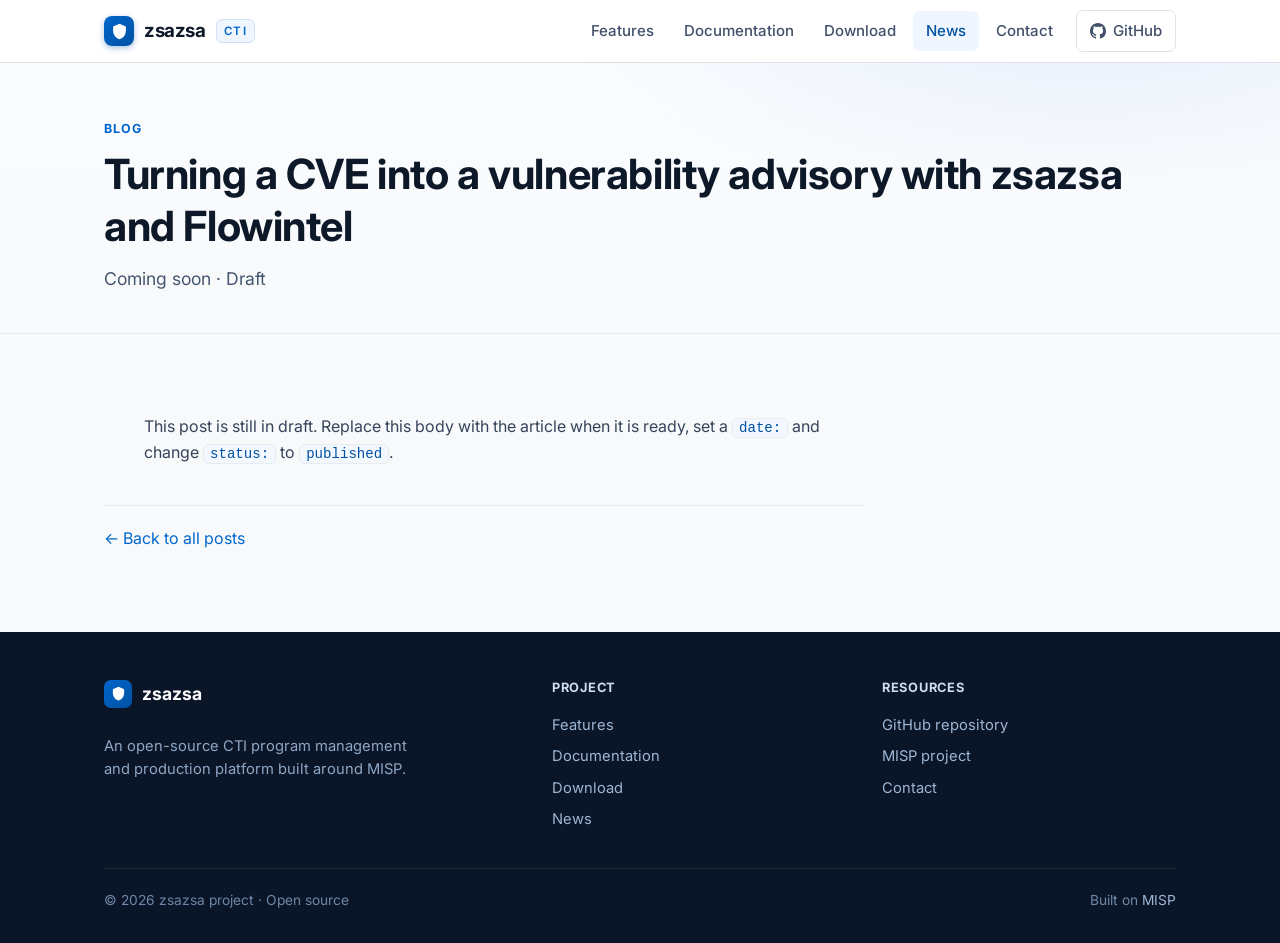
<file: blog/vulnerability-advisory-with-flowintel.html>
<!DOCTYPE html>
<html lang="en">
<head>
  <meta charset="UTF-8">
  <meta name="viewport" content="width=device-width, initial-scale=1.0">
  <title>Turning a CVE into a vulnerability advisory with zsazsa and Flowintel · zsazsa CTI</title>
  <meta name="description" content="A second article is in draft going deeper into the workflow on how to create a vulnerability advisory.">
  <link rel="icon" type="image/svg+xml" href="../assets/img/favicon.svg">
  <link rel="preconnect" href="https://fonts.googleapis.com">
  <link rel="preconnect" href="https://fonts.gstatic.com" crossorigin>
  <link href="https://fonts.googleapis.com/css2?family=Inter:wght@400;500;600;700&display=swap" rel="stylesheet">
  <link rel="stylesheet" href="../assets/css/site.css">
</head>
<body>

  <nav class="site-nav">
    <div class="nav-inner">
      <a href="../index.html" class="brand">
        <span class="glyph"><svg viewBox="0 0 24 24" fill="currentColor"><path d="M12 1L3 5v6c0 5.55 3.84 10.74 9 12 5.16-1.26 9-6.45 9-12V5l-9-4z"/></svg></span>
        zsazsa <span class="sub">CTI</span>
      </a>
      <button class="nav-toggle" aria-label="Toggle navigation" onclick="document.getElementById('navlinks').classList.toggle('open')">☰</button>
      <ul class="nav-links" id="navlinks">
        <li><a href="../features.html">Features</a></li>
        <li><a href="../documentation.html">Documentation</a></li>
        <li><a href="../download.html">Download</a></li>
        <li><a href="../news.html" class="active">News</a></li>
        <li><a href="../contact.html">Contact</a></li>
        <li><a href="https://github.com/zsazsa-project/zsazsa" class="gh" target="_blank" rel="noopener">
          <svg width="16" height="16" viewBox="0 0 16 16" fill="currentColor"><path d="M8 0C3.58 0 0 3.58 0 8c0 3.54 2.29 6.53 5.47 7.59.4.07.55-.17.55-.38 0-.19-.01-.82-.01-1.49-2.01.37-2.53-.49-2.69-.94-.09-.23-.48-.94-.82-1.13-.28-.15-.68-.52-.01-.53.63-.01 1.08.58 1.23.82.72 1.21 1.87.87 2.33.66.07-.52.28-.87.51-1.07-1.78-.2-3.64-.89-3.64-3.95 0-.87.31-1.59.82-2.15-.08-.2-.36-1.02.08-2.12 0 0 .67-.21 2.2.82.64-.18 1.32-.27 2-.27.68 0 1.36.09 2 .27 1.53-1.04 2.2-.82 2.2-.82.44 1.1.16 1.92.08 2.12.51.56.82 1.27.82 2.15 0 3.07-1.87 3.75-3.65 3.95.29.25.54.73.54 1.48 0 1.07-.01 1.93-.01 2.2 0 .21.15.46.55.38A8.01 8.01 0 0016 8c0-4.42-3.58-8-8-8z"/></svg>
          GitHub</a></li>
      </ul>
    </div>
  </nav>

  <header class="page-head">
    <div class="container">
      <div class="kicker">Blog</div>
      <h1>Turning a CVE into a vulnerability advisory with zsazsa and Flowintel</h1>
      <p>Coming soon · Draft</p>
    </div>
  </header>

  <section>
    <div class="container">
      <article class="prose blog-post">
<blockquote>
<p>This post is still in draft. Replace this body with the article when it is
ready, set a <code>date:</code> and change <code>status:</code> to <code>published</code>.</p>
</blockquote>
        <p class="blog-back"><a href="../news.html">← Back to all posts</a></p>
      </article>
    </div>
  </section>

  <footer class="site-footer">
    <div class="container">
      <div class="foot-grid">
        <div>
          <span class="foot-brand">
            <span class="glyph"><svg viewBox="0 0 24 24" fill="currentColor"><path d="M12 1L3 5v6c0 5.55 3.84 10.74 9 12 5.16-1.26 9-6.45 9-12V5l-9-4z"/></svg></span>
            zsazsa
          </span>
          <p class="foot-about">An open-source CTI program management and production platform built around MISP.</p>
        </div>
        <div>
          <h4>Project</h4>
          <a href="../features.html">Features</a>
          <a href="../documentation.html">Documentation</a>
          <a href="../download.html">Download</a>
          <a href="../news.html">News</a>
        </div>
        <div>
          <h4>Resources</h4>
          <a href="https://github.com/zsazsa-project/zsazsa" target="_blank" rel="noopener">GitHub repository</a>
          <a href="https://www.misp-project.org/" target="_blank" rel="noopener">MISP project</a>
          <a href="../contact.html">Contact</a>
        </div>
      </div>
      <div class="foot-bottom">
        <span>© <span id="year"></span> zsazsa project · Open source</span>
        <span>Built on <a href="https://www.misp-project.org/" target="_blank" rel="noopener" style="display:inline;">MISP</a></span>
      </div>
    </div>
  </footer>

  <script>document.getElementById('year').textContent = new Date().getFullYear();</script>
</body>
</html>
</file>
<file: assets/css/site.css>
/* ───────────────────────────────────────────────────────────────────────────
   zsazsa-project.org — public site styles
   Mirrors the zsazsa "UiBeta" application theme:
   MISP-style light surfaces, #0066cc accent, Inter typography, shield glyph.
   ─────────────────────────────────────────────────────────────────────────── */

:root {
  /* UiBeta palette (from the application theme) */
  --blue:          #0066cc;
  --blue-deep:     #0052a3;
  --blue-navy:     #004d99;
  --blue-tint:     #f0f6ff;

  --ink:           #0d1829;
  --text:          #212529;
  --text-muted:    #6c757d;

  --body-bg:       #f8f9fa;
  --card-bg:       #ffffff;
  --surface-tint:  #f3f7fe;
  --surface-dark:  #0a1628;   /* deep navy used in the app sidebar */

  --border:        #dee2e6;
  --border-faint:  #e9ecef;

  --green:         #28a745;
  --orange:        #fd7e14;
  --red:           #dc3545;

  --radius:        10px;
  --radius-sm:     8px;
  --shadow:        0 1px 3px rgba(4,28,68,.09), 0 0 1px rgba(4,28,68,.06);
  --shadow-lift:   0 6px 24px rgba(4,28,68,.10);

  --brand-gradient: linear-gradient(135deg, #0066cc 0%, #0052a3 100%);
  --maxw:          1120px;
}

*, *::before, *::after { box-sizing: border-box; }

html { scroll-behavior: smooth; }

body {
  margin: 0;
  font-family: "Inter", system-ui, -apple-system, "Segoe UI", Roboto, sans-serif;
  font-size: 16px;
  line-height: 1.6;
  color: var(--text);
  background: var(--body-bg);
  -webkit-font-smoothing: antialiased;
}

a { color: var(--blue); text-decoration: none; }
a:hover { color: var(--blue-deep); text-decoration: underline; }

h1, h2, h3, h4 {
  color: var(--ink);
  line-height: 1.25;
  font-weight: 700;
  letter-spacing: -0.01em;
}

img { max-width: 100%; height: auto; }

.container {
  max-width: var(--maxw);
  margin: 0 auto;
  padding: 0 24px;
}

.muted { color: var(--text-muted); }
.center { text-align: center; }

/* ─── Top navigation ─────────────────────────────────────────────────────── */
.site-nav {
  position: sticky;
  top: 0;
  z-index: 50;
  background: rgba(255,255,255,.92);
  backdrop-filter: saturate(180%) blur(8px);
  border-bottom: 1px solid var(--border);
}
.site-nav .nav-inner {
  max-width: var(--maxw);
  margin: 0 auto;
  padding: 0 24px;
  height: 62px;
  display: flex;
  align-items: center;
  gap: 28px;
}
.brand {
  display: inline-flex;
  align-items: center;
  gap: 10px;
  font-weight: 700;
  font-size: 1.18rem;
  color: var(--ink);
  letter-spacing: -0.02em;
}
.brand:hover { text-decoration: none; color: var(--ink); }
.brand .glyph {
  width: 30px; height: 30px;
  display: inline-flex;
  align-items: center;
  justify-content: center;
  border-radius: 8px;
  background: var(--brand-gradient);
  color: #fff;
  box-shadow: 0 2px 6px rgba(0,82,163,.35);
}
.brand .glyph svg { width: 17px; height: 17px; }
.brand .sub {
  font-weight: 600;
  font-size: .72rem;
  letter-spacing: .12em;
  text-transform: uppercase;
  color: var(--blue);
  padding: 2px 7px;
  border: 1px solid #cfe0f5;
  border-radius: 6px;
  background: var(--blue-tint);
}

.nav-links {
  display: flex;
  align-items: center;
  gap: 4px;
  margin-left: auto;
  list-style: none;
  padding: 0;
}
.nav-links a {
  display: inline-block;
  padding: 8px 13px;
  border-radius: 7px;
  color: #41506b;
  font-weight: 500;
  font-size: .94rem;
}
.nav-links a:hover { background: var(--surface-tint); color: var(--blue-deep); text-decoration: none; }
.nav-links a.active { color: var(--blue-deep); background: var(--blue-tint); }
.nav-links a.gh {
  display: inline-flex;
  align-items: center;
  gap: 7px;
  margin-left: 6px;
  border: 1px solid var(--border);
}
.nav-links a.gh:hover { border-color: #c2d3ea; }

.nav-toggle {
  display: none;
  margin-left: auto;
  background: none;
  border: 1px solid var(--border);
  border-radius: 7px;
  padding: 7px 10px;
  cursor: pointer;
  color: var(--ink);
}

/* ─── Buttons ────────────────────────────────────────────────────────────── */
.btn {
  display: inline-flex;
  align-items: center;
  gap: 8px;
  padding: 11px 20px;
  border-radius: var(--radius-sm);
  font-weight: 600;
  font-size: .95rem;
  border: 1px solid transparent;
  cursor: pointer;
  transition: transform .06s ease, box-shadow .2s ease, background .2s ease;
}
.btn:hover { text-decoration: none; }
.btn-primary { background: var(--brand-gradient); color: #fff; box-shadow: 0 2px 10px rgba(0,82,163,.28); }
.btn-primary:hover { color: #fff; transform: translateY(-1px); box-shadow: var(--shadow-lift); }
.btn-ghost { background: #fff; color: var(--blue-deep); border-color: var(--border); }
.btn-ghost:hover { background: var(--surface-tint); border-color: #c2d3ea; color: var(--blue-deep); }

/* ─── Hero ───────────────────────────────────────────────────────────────── */
.hero {
  background:
    radial-gradient(1100px 460px at 78% -8%, rgba(0,102,204,.10), transparent 60%),
    linear-gradient(180deg, #fbfcff 0%, var(--body-bg) 100%);
  border-bottom: 1px solid var(--border-faint);
  padding: 76px 0 64px;
}
.hero .eyebrow {
  display: inline-flex;
  align-items: center;
  gap: 8px;
  font-size: .8rem;
  font-weight: 600;
  letter-spacing: .04em;
  text-transform: uppercase;
  color: var(--blue);
  background: var(--blue-tint);
  border: 1px solid #d4e4fa;
  padding: 5px 12px;
  border-radius: 100px;
  margin-bottom: 22px;
}
.hero h1 {
  font-size: clamp(2.1rem, 4.6vw, 3.3rem);
  margin: 0 0 18px;
  max-width: 760px;
}
.hero p.lead {
  font-size: 1.18rem;
  color: #45566f;
  max-width: 680px;
  margin: 0 0 30px;
}
.hero-actions { display: flex; flex-wrap: wrap; gap: 12px; }
.hero-meta {
  margin-top: 34px;
  display: flex;
  flex-wrap: wrap;
  gap: 26px;
  color: var(--text-muted);
  font-size: .92rem;
}
.hero-meta b { color: var(--ink); }

.hero-shot {
  margin-top: 52px;
  border-radius: 14px;
  border: 1px solid var(--border);
  box-shadow: var(--shadow-lift);
  overflow: hidden;
  background: #fff;
}
.hero-shot img { display: block; width: 100%; }

/* ─── Sections ───────────────────────────────────────────────────────────── */
section { padding: 64px 0; }
.section-tint { background: #fff; border-top: 1px solid var(--border-faint); border-bottom: 1px solid var(--border-faint); }

.section-head { max-width: 720px; margin: 0 0 40px; }
.section-head.center { margin-left: auto; margin-right: auto; text-align: center; }
.section-head h2 { font-size: clamp(1.6rem, 3vw, 2.1rem); margin: 0 0 12px; }
.section-head p { font-size: 1.06rem; color: var(--text-muted); margin: 0; }
.kicker {
  font-size: .78rem; font-weight: 700; letter-spacing: .08em;
  text-transform: uppercase; color: var(--blue); margin-bottom: 10px;
}

/* ─── Cards / grids ──────────────────────────────────────────────────────── */
.grid { display: grid; gap: 22px; }
.grid-2 { grid-template-columns: repeat(2, 1fr); }
.grid-3 { grid-template-columns: repeat(3, 1fr); }

.card {
  background: var(--card-bg);
  border: 1px solid var(--border);
  border-radius: var(--radius);
  padding: 26px;
  box-shadow: var(--shadow);
  transition: transform .12s ease, box-shadow .2s ease, border-color .2s ease;
}
.card.hover:hover { transform: translateY(-3px); box-shadow: var(--shadow-lift); border-color: #cfe0f5; }
.card h3 { font-size: 1.12rem; margin: 0 0 8px; }
.card p { margin: 0; color: var(--text-muted); font-size: .95rem; }

.feat-icon {
  width: 42px; height: 42px;
  border-radius: 9px;
  display: inline-flex;
  align-items: center;
  justify-content: center;
  background: var(--blue-tint);
  color: var(--blue);
  margin-bottom: 14px;
  border: 1px solid #dcebfd00; /* transparent, kept for spacing */
}
.feat-icon svg { width: 22px; height: 22px; }

/* ─── Feature detail rows (alternating) ──────────────────────────────────── */
.feature-row {
  display: grid;
  grid-template-columns: 1fr 1fr;
  gap: 44px;
  align-items: center;
  padding: 44px 0;
  border-bottom: 1px solid var(--border-faint);
}
.feature-row:last-child { border-bottom: none; }
.feature-row.reverse .feature-media { order: 2; }
.feature-media {
  border-radius: 12px;
  border: 1px solid var(--border);
  box-shadow: var(--shadow);
  overflow: hidden;
  background: #fff;
}
.feature-media img { display: block; width: 100%; }
.feature-text h3 { font-size: 1.45rem; margin: 0 0 12px; }
.feature-text p { color: #45566f; margin: 0 0 14px; }
.feature-text ul { margin: 0; padding-left: 18px; color: #45566f; }
.feature-text ul li { margin-bottom: 7px; }

/* ─── Pill list / checklist ──────────────────────────────────────────────── */
.tick-list { list-style: none; padding: 0; margin: 0; }
.tick-list li {
  position: relative;
  padding: 9px 0 9px 30px;
  border-bottom: 1px dashed var(--border-faint);
  color: #3c4a60;
}
.tick-list li:last-child { border-bottom: none; }
.tick-list li::before {
  content: "";
  position: absolute;
  left: 0; top: 14px;
  width: 16px; height: 16px;
  border-radius: 50%;
  background: var(--blue-tint);
  border: 1px solid var(--blue);
}
.tick-list li::after {
  content: "";
  position: absolute;
  left: 5px; top: 17px;
  width: 5px; height: 9px;
  border: solid var(--blue);
  border-width: 0 2px 2px 0;
  transform: rotate(45deg);
}

/* ─── Badges ─────────────────────────────────────────────────────────────── */
.badge {
  display: inline-block;
  padding: 3px 10px;
  border-radius: 100px;
  font-size: .76rem;
  font-weight: 600;
  border: 1px solid transparent;
}
.badge-public { background: #eaf6f1; color: #1a7a4a; border-color: #b6e0c9; }
.badge-draft  { background: #fef5e3; color: #a0690a; border-color: #f3d9a3; }
.badge-blue   { background: var(--blue-tint); color: var(--blue-deep); border-color: #d4e4fa; }

/* ─── News list ──────────────────────────────────────────────────────────── */
.post {
  display: grid;
  grid-template-columns: 150px 1fr;
  gap: 24px;
  padding: 26px;
  border: 1px solid var(--border);
  border-radius: var(--radius);
  background: #fff;
  box-shadow: var(--shadow);
  margin-bottom: 18px;
}
.post .post-date { color: var(--text-muted); font-size: .9rem; }
.post h3 { margin: 8px 0 10px; font-size: 1.22rem; }
.post h3 a { color: inherit; text-decoration: none; }
.post h3 a:hover { color: var(--blue); text-decoration: underline; }
.post p { margin: 0 0 14px; color: #45566f; }

/* ─── Docs / generic prose ───────────────────────────────────────────────── */
.prose { max-width: 820px; }
.prose h2 { font-size: 1.5rem; margin: 40px 0 14px; padding-top: 8px; }
.prose h3 { font-size: 1.18rem; margin: 28px 0 10px; }
.prose p { color: #36445b; }
.prose ul { color: #36445b; }
.prose code, code.inline {
  background: var(--surface-tint);
  border: 1px solid var(--border-faint);
  border-radius: 5px;
  padding: 1px 6px;
  font-size: .88em;
  font-family: "SFMono-Regular", ui-monospace, Menlo, Consolas, monospace;
  color: var(--blue-deep);
}
.prose pre {
  background: var(--surface-dark);
  color: #d6e3f5;
  border-radius: var(--radius-sm);
  padding: 18px 20px;
  overflow-x: auto;
  font-size: .86rem;
  line-height: 1.55;
  border: 1px solid #16233d;
}
.prose pre code { background: none; border: none; padding: 0; color: inherit; }

.callout {
  border: 1px solid #d4e4fa;
  background: var(--blue-tint);
  border-left: 4px solid var(--blue);
  border-radius: var(--radius-sm);
  padding: 16px 20px;
  margin: 22px 0;
  color: #2d3e57;
}
.callout strong { color: var(--ink); }

/* ─── Inline figure (screenshots in prose / docs) ────────────────────────── */
.doc-figure {
  margin: 26px 0;
  border-radius: 12px;
  border: 1px solid var(--border);
  box-shadow: var(--shadow);
  overflow: hidden;
  background: #fff;
}
.doc-figure img { display: block; width: 100%; }
.doc-figure figcaption {
  padding: 10px 16px;
  font-size: .85rem;
  color: var(--text-muted);
  border-top: 1px solid var(--border-faint);
  background: var(--surface-tint);
}

/* ─── Architecture diagram (simple node/connector layout) ────────────────── */
.arch {
  margin: 24px 0;
  padding: 26px 20px;
  border: 1px solid var(--border);
  border-radius: 12px;
  background: var(--surface-tint);
}
.arch-row { display: flex; gap: 18px; justify-content: center; flex-wrap: wrap; }
.arch-node {
  border: 1px solid var(--border);
  border-radius: 10px;
  background: #fff;
  box-shadow: var(--shadow);
  padding: 13px 18px;
  text-align: center;
  min-width: 190px;
}
.arch-node .an-title { font-weight: 700; color: var(--ink); font-size: .98rem; }
.arch-node .an-sub { color: var(--text-muted); font-size: .8rem; margin-top: 3px; }
.arch-node.is-app {
  background: var(--brand-gradient);
  border-color: transparent;
}
.arch-node.is-app .an-title { color: #fff; }
.arch-node.is-app .an-sub { color: rgba(255,255,255,.85); }
.arch-connector { width: 2px; height: 26px; background: var(--border-light); margin: 0 auto; }
.arch-caption { margin: 14px 0 0; font-size: .85rem; color: var(--text-muted); text-align: center; }

/* ─── Docs layout with side TOC ──────────────────────────────────────────── */
.docs-layout { display: grid; grid-template-columns: 232px 1fr; gap: 48px; align-items: start; }
.docs-toc {
  position: sticky;
  top: 86px;
  font-size: .92rem;
}
.docs-toc .toc-title {
  font-size: .74rem; font-weight: 700; letter-spacing: .08em;
  text-transform: uppercase; color: var(--text-muted); margin-bottom: 12px;
}
.docs-toc a {
  display: block;
  padding: 6px 12px;
  border-left: 2px solid var(--border);
  color: #45566f;
}
.docs-toc a:hover { border-left-color: var(--blue); color: var(--blue-deep); text-decoration: none; background: var(--surface-tint); }

/* ─── Tables ─────────────────────────────────────────────────────────────── */
.table-wrap { overflow-x: auto; border: 1px solid var(--border); border-radius: var(--radius-sm); }
table.tbl { width: 100%; border-collapse: collapse; font-size: .92rem; background: #fff; }
table.tbl th, table.tbl td { text-align: left; padding: 11px 14px; border-bottom: 1px solid var(--border-faint); }
table.tbl th { background: var(--surface-tint); color: var(--ink); font-weight: 600; }
table.tbl tr:last-child td { border-bottom: none; }

/* ─── CTA band ───────────────────────────────────────────────────────────── */
.cta {
  background: linear-gradient(135deg, #0a1628 0%, #0052a3 100%);
  border-radius: 16px;
  padding: 48px 44px;
  color: #eaf1fb;
  text-align: center;
  box-shadow: var(--shadow-lift);
}
.cta h2 { color: #fff; margin: 0 0 12px; font-size: 1.8rem; }
.cta p { color: #c4d6ef; max-width: 560px; margin: 0 auto 26px; }
.cta .btn-ghost { background: rgba(255,255,255,.08); color: #fff; border-color: rgba(255,255,255,.28); }
.cta .btn-ghost:hover { background: rgba(255,255,255,.16); color: #fff; }
.cta .btn-light { background: #fff; color: var(--blue-deep); }
.cta .btn-light:hover { color: var(--blue-deep); transform: translateY(-1px); }

/* ─── Footer ─────────────────────────────────────────────────────────────── */
.site-footer {
  background: var(--surface-dark);
  color: #8fa6c4;
  padding: 48px 0 32px;
  font-size: .92rem;
}
.site-footer .foot-grid {
  display: grid;
  grid-template-columns: 1.4fr 1fr 1fr;
  gap: 36px;
  margin-bottom: 32px;
}
.site-footer h4 { color: #cdddf0; font-size: .8rem; letter-spacing: .06em; text-transform: uppercase; margin: 0 0 14px; }
.site-footer a { color: #9fb6d4; display: block; padding: 4px 0; }
.site-footer a:hover { color: #fff; text-decoration: none; }
.site-footer .foot-brand { display: inline-flex; align-items: center; gap: 10px; color: #fff; font-weight: 700; font-size: 1.1rem; margin-bottom: 12px; }
.site-footer .foot-brand .glyph {
  width: 28px; height: 28px; border-radius: 7px; background: var(--brand-gradient);
  display: inline-flex; align-items: center; justify-content: center; color: #fff;
}
.site-footer .foot-brand .glyph svg { width: 15px; height: 15px; }
.site-footer .foot-about { color: #8fa6c4; max-width: 320px; }
.site-footer .foot-bottom {
  border-top: 1px solid rgba(255,255,255,.08);
  padding-top: 20px;
  display: flex;
  justify-content: space-between;
  flex-wrap: wrap;
  gap: 10px;
  color: #6f87a8;
  font-size: .86rem;
}

/* ─── Page header (sub pages) ────────────────────────────────────────────── */
.page-head {
  background:
    radial-gradient(900px 320px at 85% -20%, rgba(0,102,204,.08), transparent 60%),
    linear-gradient(180deg, #fbfcff 0%, var(--body-bg) 100%);
  border-bottom: 1px solid var(--border-faint);
  padding: 56px 0 40px;
}
.page-head h1 { font-size: clamp(1.9rem, 3.6vw, 2.6rem); margin: 8px 0 12px; }
.page-head p { font-size: 1.1rem; color: #45566f; max-width: 660px; margin: 0; }

/* ─── Contact ────────────────────────────────────────────────────────────── */
.contact-card {
  display: flex;
  gap: 18px;
  align-items: flex-start;
  padding: 24px;
  border: 1px solid var(--border);
  border-radius: var(--radius);
  background: #fff;
  box-shadow: var(--shadow);
}
.contact-card .c-icon {
  width: 46px; height: 46px; flex: none;
  border-radius: 10px; background: var(--blue-tint); color: var(--blue);
  display: inline-flex; align-items: center; justify-content: center;
}
.contact-card .c-icon svg { width: 22px; height: 22px; }
.contact-card h3 { margin: 0 0 4px; font-size: 1.1rem; }
.contact-card p { margin: 0; color: var(--text-muted); font-size: .95rem; }

/* ─── Responsive ─────────────────────────────────────────────────────────── */
@media (max-width: 860px) {
  .nav-links {
    display: none;
    position: absolute;
    top: 62px; left: 0; right: 0;
    flex-direction: column;
    align-items: stretch;
    gap: 2px;
    background: #fff;
    border-bottom: 1px solid var(--border);
    padding: 12px 16px 18px;
    box-shadow: var(--shadow);
  }
  .nav-links.open { display: flex; }
  .nav-links a { padding: 11px 12px; }
  .nav-toggle { display: inline-block; }

  .grid-2, .grid-3 { grid-template-columns: 1fr; }
  .feature-row { grid-template-columns: 1fr; gap: 24px; padding: 32px 0; }
  .feature-row.reverse .feature-media { order: 0; }
  .docs-layout { grid-template-columns: 1fr; }
  .docs-toc { position: static; display: none; }
  .site-footer .foot-grid { grid-template-columns: 1fr; gap: 24px; }
  .post { grid-template-columns: 1fr; gap: 8px; }
}

/* ─── Blog posts ─────────────────────────────────────────────────────────── */
.blog-post { max-width: 760px; }
.blog-post img {
  display: block;
  max-width: 100%;
  height: auto;
  margin: 26px auto;
  border-radius: 12px;
  border: 1px solid var(--border);
  box-shadow: var(--shadow);
}
.blog-post pre { margin: 22px 0; }
.blog-post .video-embed {
  position: relative;
  margin: 26px 0;
  aspect-ratio: 16 / 9;
  border-radius: 12px;
  overflow: hidden;
  border: 1px solid var(--border);
  background: var(--surface-dark);
}
.blog-post .video-embed iframe,
.blog-post .video-embed video {
  position: absolute;
  inset: 0;
  width: 100%;
  height: 100%;
  border: 0;
}
.blog-post video { max-width: 100%; border-radius: 12px; }
.blog-back {
  margin-top: 40px;
  padding-top: 20px;
  border-top: 1px solid var(--border-faint);
}

/* ─── Syntax highlighting (Pygments / Dracula on the dark code surface) ────── */
.prose .codehilite { margin: 22px 0; }
.prose .codehilite pre { margin: 0; }
.prose .codehilite .hll { background-color: #44475a }
.prose .codehilite .c, .prose .codehilite .ch, .prose .codehilite .cm,
.prose .codehilite .cpf, .prose .codehilite .c1, .prose .codehilite .cs { color: #6272a4 } /* Comment */
.prose .codehilite .cp { color: #ff79c6 } /* Comment.Preproc */
.prose .codehilite .k, .prose .codehilite .kc, .prose .codehilite .kn,
.prose .codehilite .kp, .prose .codehilite .kr, .prose .codehilite .o,
.prose .codehilite .ow { color: #ff79c6 } /* Keyword / Operator */
.prose .codehilite .kd, .prose .codehilite .kt, .prose .codehilite .nb,
.prose .codehilite .nl, .prose .codehilite .nv, .prose .codehilite .vc,
.prose .codehilite .vg, .prose .codehilite .vi, .prose .codehilite .vm { color: #8be9fd; font-style: italic } /* Types / builtins / vars */
.prose .codehilite .na, .prose .codehilite .nc, .prose .codehilite .nf,
.prose .codehilite .fm { color: #50fa7b } /* Names: attribute, class, function */
.prose .codehilite .nt { color: #ff79c6 } /* Name.Tag */
.prose .codehilite .m, .prose .codehilite .mb, .prose .codehilite .mf,
.prose .codehilite .mh, .prose .codehilite .mi, .prose .codehilite .mo,
.prose .codehilite .il { color: #ffb86c } /* Numbers */
.prose .codehilite .s, .prose .codehilite .sa, .prose .codehilite .sb,
.prose .codehilite .sc, .prose .codehilite .dl, .prose .codehilite .sd,
.prose .codehilite .s2, .prose .codehilite .se, .prose .codehilite .sh,
.prose .codehilite .si, .prose .codehilite .sx, .prose .codehilite .sr,
.prose .codehilite .s1, .prose .codehilite .ss { color: #f1fa8c } /* Strings */
.prose .codehilite .gd { color: #ff5555 } /* Generic.Deleted */
.prose .codehilite .gi { color: #50fa7b } /* Generic.Inserted */
.prose .codehilite .go { color: #99a8c7 } /* Generic.Output */
.prose .codehilite .err { color: #f8f8f2 } /* Error */
</file>
